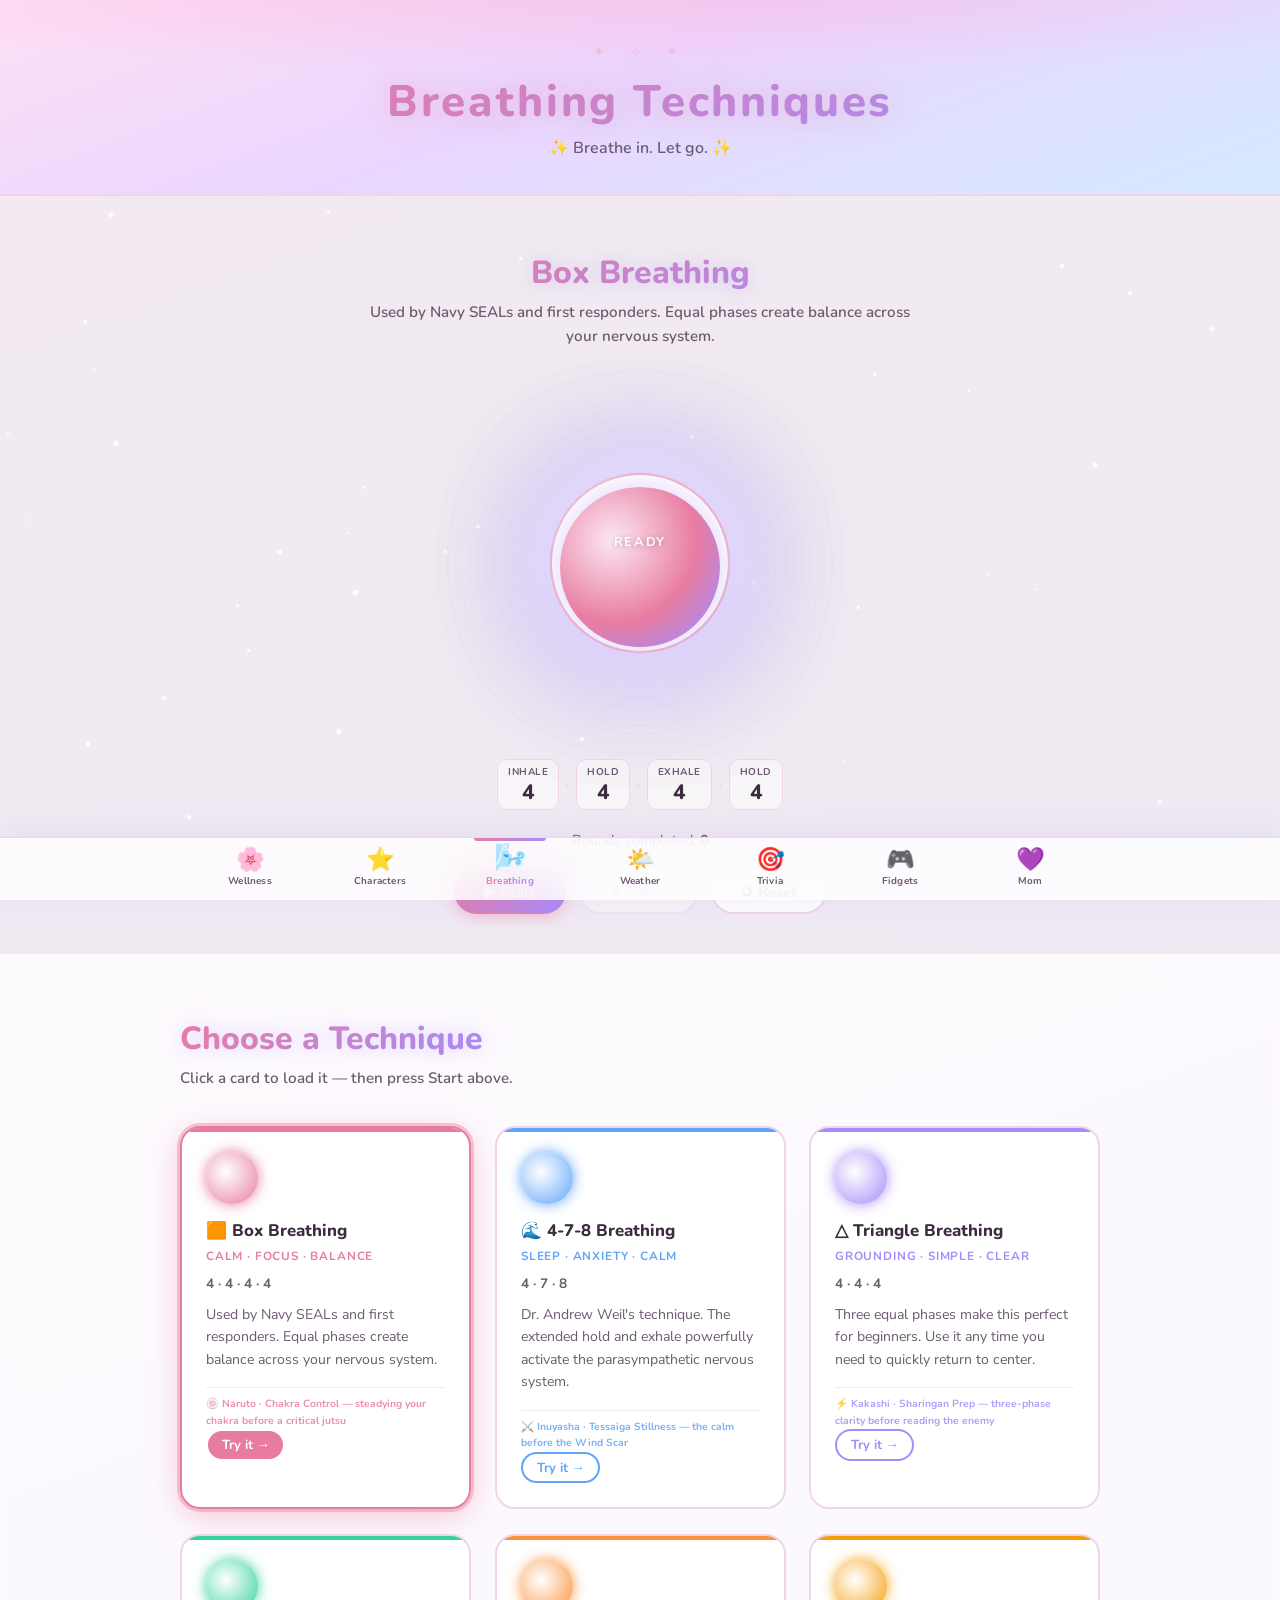
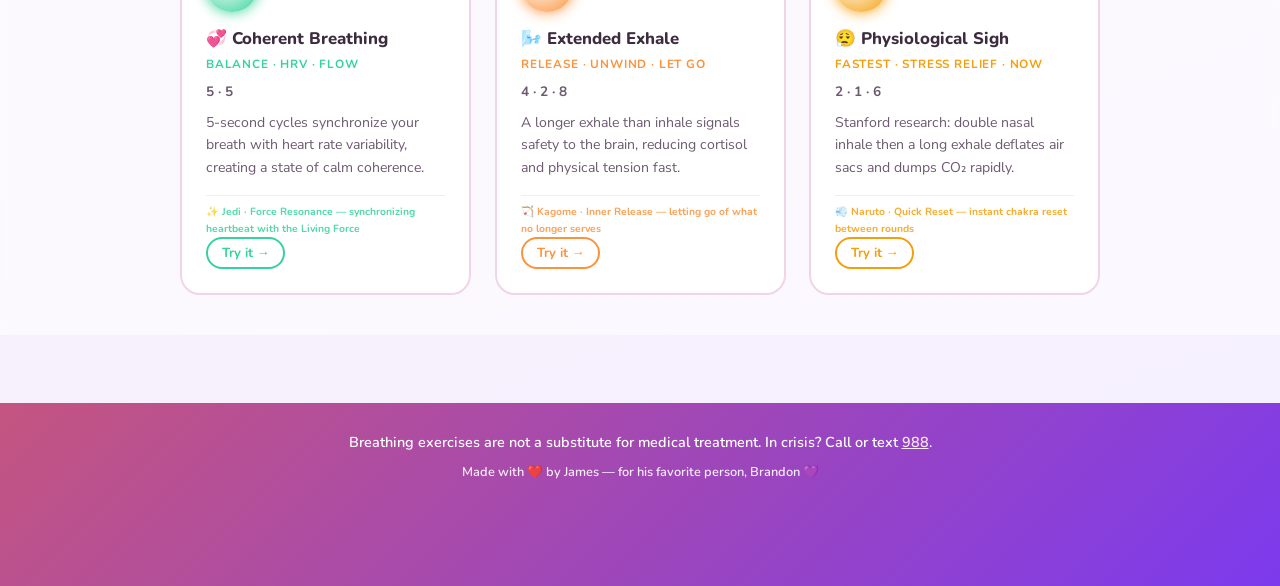
<file: breathing.html>
<!DOCTYPE html>
<html lang="en">
<head>
  <meta charset="UTF-8">
  <meta name="viewport" content="width=device-width, initial-scale=1.0">
  <meta name="description" content="Animated breathing technique guides for calm, focus, and sleep.">
  <title>Brandon — Breathing Techniques</title>
  <link rel="icon" href="favicon.svg" type="image/svg+xml">
  <meta name="theme-color" content="#e87ca0">
  <link rel="preconnect" href="https://fonts.googleapis.com">
  <link rel="preconnect" href="https://fonts.gstatic.com" crossorigin>
  <link href="https://fonts.googleapis.com/css2?family=Nunito:wght@400;600;700;800&family=Nunito+Sans:wght@400;600&display=swap" rel="stylesheet">
  <link rel="stylesheet" href="styles.css">
  <link rel="stylesheet" href="fixes.css">
</head>
<body class="breathing-page">
  <div id="bg-stars" aria-hidden="true"></div>

  <a class="skip-link" href="#main-content">Skip to main content</a>

  <header role="banner">
    <div class="petals" aria-hidden="true">
      <span></span><span></span><span></span><span></span><span></span><span></span>
    </div>
    <div class="container">
      <div class="header-sparkles" aria-hidden="true">✦ ✧ ✦</div>
      <h1>Breathing Techniques</h1>
      <p class="tagline">✨ Breathe in. Let go. ✨</p>
    </div>
  </header>

  <main id="main-content">

    <!-- ── VISUALIZER ── -->
    <section class="viz-section" aria-labelledby="viz-label">
      <div class="container viz-container">

        <div class="active-tech-header">
          <h2 id="viz-label"><span id="active-name">Box Breathing</span></h2>
          <p class="section-intro" id="active-desc">Used by Navy SEALs and first responders. Equal phases create balance across your nervous system.</p>
        </div>

        <div class="breath-stage" id="breath-stage">
          <div class="breath-rings">
            <div class="breath-ring r1"></div>
            <div class="breath-ring r2"></div>
            <div class="breath-ring r3"></div>
          </div>
          <div id="breath-circle" aria-hidden="true"></div>
          <div class="breath-text">
            <div id="phase-label">Ready</div>
            <div id="phase-countdown"></div>
          </div>
        </div>

        <div class="pattern-display" id="pattern-display" aria-label="Breathing pattern" role="status"></div>

        <div class="breath-stats">
          Rounds completed: <strong id="rounds-count">0</strong>
        </div>

        <div class="breath-controls" role="group" aria-label="Breathing controls">
          <button class="ctrl-btn ctrl-start" id="btn-start">▶ Start</button>
          <button class="ctrl-btn ctrl-pause" id="btn-pause" disabled>⏸ Pause</button>
          <button class="ctrl-btn ctrl-reset" id="btn-reset">↺ Reset</button>
        </div>

      </div>
    </section>

    <!-- ── TECHNIQUE CARDS ── -->
    <section aria-labelledby="techniques-label">
      <div class="container">
        <h2 id="techniques-label">Choose a Technique</h2>
        <p class="section-intro">Click a card to load it — then press Start above.</p>
        <div class="card-grid" id="techniques-grid" role="list"></div>
      </div>
    </section>

  </main>

  <footer role="contentinfo">
    <div class="container">
      <p>Breathing exercises are not a substitute for medical treatment. In crisis? Call or text <a href="tel:988">988</a>.</p>
      <p class="footer-credit">Made with ❤️ by James — for his favorite person, Brandon 💜</p>
    </div>
  </footer>

  <nav class="bottom-nav" aria-label="Main navigation">
    <a href="index.html" class="bottom-nav__item">
      <span class="bottom-nav__icon" aria-hidden="true">🌸</span>
      <span class="bottom-nav__label">Wellness</span>
    </a>
    <a href="characters.html" class="bottom-nav__item">
      <span class="bottom-nav__icon" aria-hidden="true">⭐</span>
      <span class="bottom-nav__label">Characters</span>
    </a>
    <a href="breathing.html" class="bottom-nav__item active" aria-current="page">
      <span class="bottom-nav__icon" aria-hidden="true">🌬️</span>
      <span class="bottom-nav__label">Breathing</span>
    </a>
    <a href="weather.html" class="bottom-nav__item">
      <span class="bottom-nav__icon" aria-hidden="true">🌤️</span>
      <span class="bottom-nav__label">Weather</span>
    </a>
    <a href="trivia.html" class="bottom-nav__item">
      <span class="bottom-nav__icon" aria-hidden="true">🎯</span>
      <span class="bottom-nav__label">Trivia</span>
    </a>
    <a href="fidget-games.html" class="bottom-nav__item">
      <span class="bottom-nav__icon" aria-hidden="true">🎮</span>
      <span class="bottom-nav__label">Fidgets</span>
    </a>
    <a href="memorial.html" class="bottom-nav__item">
      <span class="bottom-nav__icon" aria-hidden="true">💜</span>
      <span class="bottom-nav__label">Mom</span>
    </a>
  </nav>

  <script>
    'use strict';

    // ── Technique data ────────────────────────────────────────
    const TECHNIQUES = [
      {
        id: 'box',
        name: 'Box Breathing',
        emoji: '🟧',
        tagline: 'Calm · Focus · Balance',
        animeRef: '🍥 Naruto · Chakra Control — steadying your chakra before a critical jutsu',
        desc: 'Used by Navy SEALs and first responders. Equal phases create balance across your nervous system.',
        color: '#e87ca0',
        glow: 'rgba(232,124,160,0.4)',
        phases: [
          { label: 'Inhale',  type: 'inhale',   duration: 4 },
          { label: 'Hold',    type: 'hold-in',  duration: 4 },
          { label: 'Exhale',  type: 'exhale',   duration: 4 },
          { label: 'Hold',    type: 'hold-out', duration: 4 },
        ],
      },
      {
        id: '478',
        name: '4-7-8 Breathing',
        emoji: '🌊',
        tagline: 'Sleep · Anxiety · Calm',
        animeRef: '⚔️ Inuyasha · Tessaiga Stillness — the calm before the Wind Scar',
        desc: 'Dr. Andrew Weil\'s technique. The extended hold and exhale powerfully activate the parasympathetic nervous system.',
        color: '#60a5fa',
        glow: 'rgba(96,165,250,0.4)',
        phases: [
          { label: 'Inhale', type: 'inhale',  duration: 4 },
          { label: 'Hold',   type: 'hold-in', duration: 7 },
          { label: 'Exhale', type: 'exhale',  duration: 8 },
        ],
      },
      {
        id: 'triangle',
        name: 'Triangle Breathing',
        emoji: '△',
        tagline: 'Grounding · Simple · Clear',
        animeRef: '⚡ Kakashi · Sharingan Prep — three-phase clarity before reading the enemy',
        desc: 'Three equal phases make this perfect for beginners. Use it any time you need to quickly return to center.',
        color: '#a78bfa',
        glow: 'rgba(167,139,250,0.4)',
        phases: [
          { label: 'Inhale', type: 'inhale',  duration: 4 },
          { label: 'Hold',   type: 'hold-in', duration: 4 },
          { label: 'Exhale', type: 'exhale',  duration: 4 },
        ],
      },
      {
        id: 'coherent',
        name: 'Coherent Breathing',
        emoji: '💞',
        tagline: 'Balance · HRV · Flow',
        animeRef: '✨ Jedi · Force Resonance — synchronizing heartbeat with the Living Force',
        desc: '5-second cycles synchronize your breath with heart rate variability, creating a state of calm coherence.',
        color: '#34d399',
        glow: 'rgba(52,211,153,0.4)',
        phases: [
          { label: 'Inhale', type: 'inhale', duration: 5 },
          { label: 'Exhale', type: 'exhale', duration: 5 },
        ],
      },
      {
        id: 'extended-exhale',
        name: 'Extended Exhale',
        emoji: '🌬️',
        tagline: 'Release · Unwind · Let go',
        animeRef: '🏹 Kagome · Inner Release — letting go of what no longer serves',
        desc: 'A longer exhale than inhale signals safety to the brain, reducing cortisol and physical tension fast.',
        color: '#fb923c',
        glow: 'rgba(251,146,60,0.4)',
        phases: [
          { label: 'Inhale', type: 'inhale',  duration: 4 },
          { label: 'Hold',   type: 'hold-in', duration: 2 },
          { label: 'Exhale', type: 'exhale',  duration: 8 },
        ],
      },
      {
        id: 'physiological-sigh',
        name: 'Physiological Sigh',
        emoji: '😮‍💨',
        tagline: 'Fastest · Stress relief · Now',
        animeRef: '💨 Naruto · Quick Reset — instant chakra reset between rounds',
        desc: 'Stanford research: double nasal inhale then a long exhale deflates air sacs and dumps CO₂ rapidly.',
        color: '#f59e0b',
        glow: 'rgba(245,158,11,0.4)',
        phases: [
          { label: 'Inhale',       type: 'inhale', duration: 2 },
          { label: 'Inhale again', type: 'inhale', duration: 1 },
          { label: 'Slow exhale',  type: 'exhale', duration: 6 },
        ],
      },
    ];

    // ── State ─────────────────────────────────────────────────
    let state = {
      techniqueId: 'box',
      isRunning: false,
      phaseIdx: 0,
      secondsLeft: 0,
      roundsCompleted: 0,
      timer: null,
    };

    // ── Helpers ───────────────────────────────────────────────
    function escapeHtml(str) {
      return str.replace(/&/g,'&amp;').replace(/</g,'&lt;').replace(/>/g,'&gt;')
                .replace(/"/g,'&quot;').replace(/'/g,'&#39;');
    }

    function getTech() {
      return TECHNIQUES.find(t => t.id === state.techniqueId);
    }

    // ── Star field (same as characters page) ─────────────────
    function createStars() {
      const container = document.getElementById('bg-stars');
      for (let i = 0; i < 55; i++) {
        const star = document.createElement('div');
        star.className = 'bg-star';
        const size = 1.5 + Math.random() * 3;
        star.style.cssText = [
          `left:${(Math.random() * 100).toFixed(2)}%`,
          `top:${(Math.random() * 100).toFixed(2)}%`,
          `width:${size.toFixed(1)}px`,
          `height:${size.toFixed(1)}px`,
          `animation-delay:${(Math.random() * 5).toFixed(2)}s`,
          `animation-duration:${(1.5 + Math.random() * 3).toFixed(2)}s`,
        ].join(';');
        container.appendChild(star);
      }
    }

    // ── UI ────────────────────────────────────────────────────
    function updateActiveTechInfo() {
      const tech = getTech();
      document.getElementById('active-name').textContent = tech.name;
      document.getElementById('active-desc').textContent = tech.desc;
    }

    function updatePatternDisplay(activeIdx) {
      const tech = getTech();
      const container = document.getElementById('pattern-display');
      container.innerHTML = tech.phases.map((p, i) => `
        <span class="pattern-step${i === activeIdx ? ' active' : ''}"
              aria-label="${escapeHtml(p.label)}: ${p.duration} seconds">
          <span class="step-label">${escapeHtml(p.label.split(' ')[0])}</span>
          <span class="step-num">${p.duration}</span>
        </span>
        ${i < tech.phases.length - 1 ? '<span class="pattern-sep" aria-hidden="true">·</span>' : ''}
      `).join('');
    }

    function updateButtons() {
      const btnStart = document.getElementById('btn-start');
      const btnPause = document.getElementById('btn-pause');
      btnStart.disabled = state.isRunning;
      btnStart.textContent = (!state.isRunning && state.secondsLeft > 0) ? '▶ Resume' : '▶ Start';
      btnPause.disabled = !state.isRunning;
    }

    function updateRounds() {
      const el = document.getElementById('rounds-count');
      el.textContent = state.roundsCompleted;
      if (state.roundsCompleted > 0) {
        el.classList.remove('round-flash');
        void el.offsetWidth;
        el.classList.add('round-flash');
      }
    }

    function setPhaseText(label, countdown) {
      const labelEl = document.getElementById('phase-label');
      labelEl.classList.remove('text-pop');
      void labelEl.offsetWidth;
      labelEl.classList.add('text-pop');
      labelEl.textContent = label;
      document.getElementById('phase-countdown').textContent = countdown ?? '';
    }

    // ── Ring speed ────────────────────────────────────────────
    function setRingDuration(dur) {
      document.querySelectorAll('.breath-ring').forEach((r, i) => {
        r.style.animationDuration = dur + 's';
        r.style.animationDelay   = (i * dur / 3).toFixed(2) + 's';
      });
    }

    // ── Circle animation ──────────────────────────────────────
    function applyPhaseToCircle(phase) {
      const circle = document.getElementById('breath-circle');
      circle.classList.remove('holding');
      circle.classList.add('active');

      if (phase.type === 'inhale') {
        circle.style.transition = `transform ${phase.duration}s ease-in-out, box-shadow ${phase.duration}s ease-in-out`;
        void circle.offsetWidth;
        circle.style.transform  = 'scale(1.75)';
        circle.style.boxShadow  = '0 0 65px rgba(232,124,160,0.7), 0 0 120px rgba(167,139,250,0.35)';
        setRingDuration(2);
      } else if (phase.type === 'exhale') {
        circle.style.transition = `transform ${phase.duration}s ease-in-out, box-shadow ${phase.duration}s ease-in-out`;
        void circle.offsetWidth;
        circle.style.transform  = 'scale(1)';
        circle.style.boxShadow  = '0 0 22px rgba(167,139,250,0.5)';
        setRingDuration(4);
      } else if (phase.type === 'hold-in') {
        circle.style.transition = 'box-shadow 0.5s ease';
        circle.style.transform  = 'scale(1.75)';
        circle.style.boxShadow  = '0 0 45px rgba(232,124,160,0.55), 0 0 90px rgba(167,139,250,0.25)';
        circle.classList.add('holding');
        setRingDuration(6);
      } else {
        circle.style.transition = 'box-shadow 0.5s ease';
        circle.style.transform  = 'scale(1)';
        circle.style.boxShadow  = '0 0 18px rgba(167,139,250,0.4)';
        circle.classList.add('holding');
        setRingDuration(8);
      }
    }

    function resetCircle() {
      const circle = document.getElementById('breath-circle');
      circle.classList.remove('holding', 'active');
      circle.style.transition = 'transform 0.8s ease-in-out, box-shadow 0.8s ease-in-out';
      circle.style.transform  = '';
      circle.style.boxShadow  = '';
      setPhaseText('Ready', '');
      setRingDuration(4);
      updatePatternDisplay(-1);
    }

    // ── Breathing engine ──────────────────────────────────────
    function selectTechnique(id) {
      resetSession();
      state.techniqueId = id;
      updateActiveTechInfo();
      resetCircle();
      document.querySelectorAll('.technique-card').forEach(c =>
        c.classList.toggle('selected', c.dataset.id === id)
      );
    }

    function startOrResume() {
      state.isRunning = true;
      updateButtons();
      if (state.secondsLeft > 0) {
        // Resume paused phase
        const phase = getTech().phases[state.phaseIdx];
        setPhaseText(phase.label, state.secondsLeft);
        state.timer = setInterval(tick, 1000);
      } else {
        state.phaseIdx = 0;
        state.roundsCompleted = 0;
        updateRounds();
        beginPhase();
      }
    }

    function pauseSession() {
      state.isRunning = false;
      clearInterval(state.timer);
      state.timer = null;
      setPhaseText('Paused', '');
      updateButtons();
    }

    function resetSession() {
      state.isRunning = false;
      clearInterval(state.timer);
      state.timer = null;
      state.phaseIdx    = 0;
      state.secondsLeft = 0;
      state.roundsCompleted = 0;
      updateButtons();
      updateRounds();
      resetCircle();
    }

    function beginPhase() {
      const phase = getTech().phases[state.phaseIdx];
      state.secondsLeft = phase.duration;
      applyPhaseToCircle(phase);
      setPhaseText(phase.label, state.secondsLeft);
      updatePatternDisplay(state.phaseIdx);
      clearInterval(state.timer);
      state.timer = setInterval(tick, 1000);
    }

    function tick() {
      state.secondsLeft--;
      document.getElementById('phase-countdown').textContent =
        state.secondsLeft > 0 ? state.secondsLeft : '';
      if (state.secondsLeft <= 0) {
        clearInterval(state.timer);
        state.timer = null;
        nextPhase();
      }
    }

    function nextPhase() {
      const tech = getTech();
      state.phaseIdx++;
      if (state.phaseIdx >= tech.phases.length) {
        state.phaseIdx = 0;
        state.roundsCompleted++;
        updateRounds();
      }
      if (state.isRunning) beginPhase();
    }

    // ── Render technique cards ────────────────────────────────
    function renderCards() {
      const grid = document.getElementById('techniques-grid');
      grid.innerHTML = TECHNIQUES.map((t, i) => {
        const cycleSecs = t.phases.reduce((s, p) => s + p.duration, 0);
        const pattern   = t.phases.map(p => p.duration).join(' · ');
        const selected  = t.id === state.techniqueId ? ' selected' : '';
        return `
          <article class="technique-card${selected}" data-id="${t.id}" role="listitem"
                   style="--card-color:${t.color};--card-glow:${t.glow};animation-delay:${(i*0.07).toFixed(2)}s">
            <div class="mini-orb" aria-hidden="true"
                 style="--orb-color:${t.color};--orb-cycle:${cycleSecs}s"></div>
            <div class="technique-name">${t.emoji} ${escapeHtml(t.name)}</div>
            <div class="technique-tagline">${escapeHtml(t.tagline)}</div>
            <div class="technique-pattern">${pattern}</div>
            <p class="technique-desc">${escapeHtml(t.desc)}</p>
            <div class="anime-ref">${escapeHtml(t.animeRef)}</div>
            <button class="try-btn" data-id="${t.id}">Try it →</button>
          </article>
        `;
      }).join('');

      grid.querySelectorAll('.technique-card').forEach(card => {
        card.addEventListener('click', () => {
          selectTechnique(card.dataset.id);
          document.querySelector('.viz-section').scrollIntoView({ behavior: 'smooth', block: 'start' });
        });
      });
    }

    // ── Init ──────────────────────────────────────────────────
    createStars();
    renderCards();
    updateActiveTechInfo();
    updatePatternDisplay(-1);
    updateButtons();

    document.getElementById('btn-start').addEventListener('click', startOrResume);
    document.getElementById('btn-pause').addEventListener('click', pauseSession);
    document.getElementById('btn-reset').addEventListener('click', resetSession);
  </script>
</body>
</html>
</file>
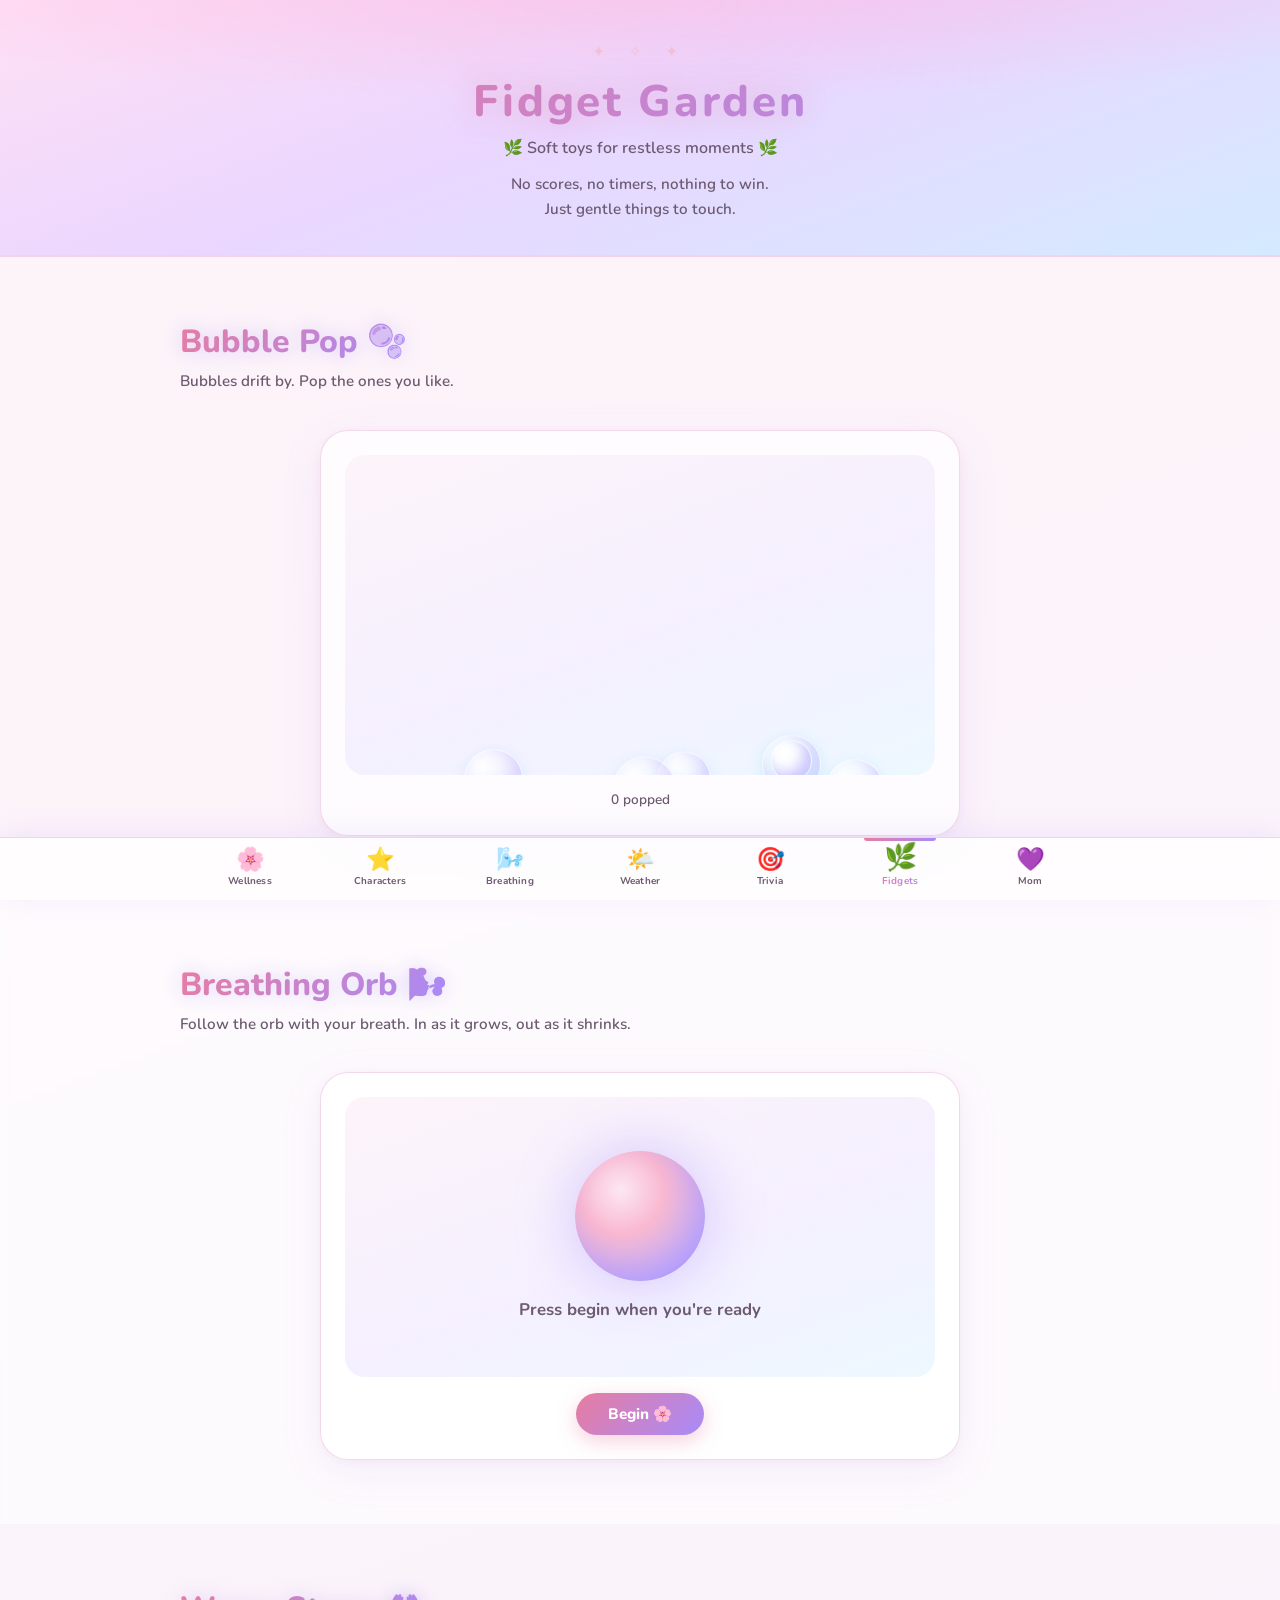
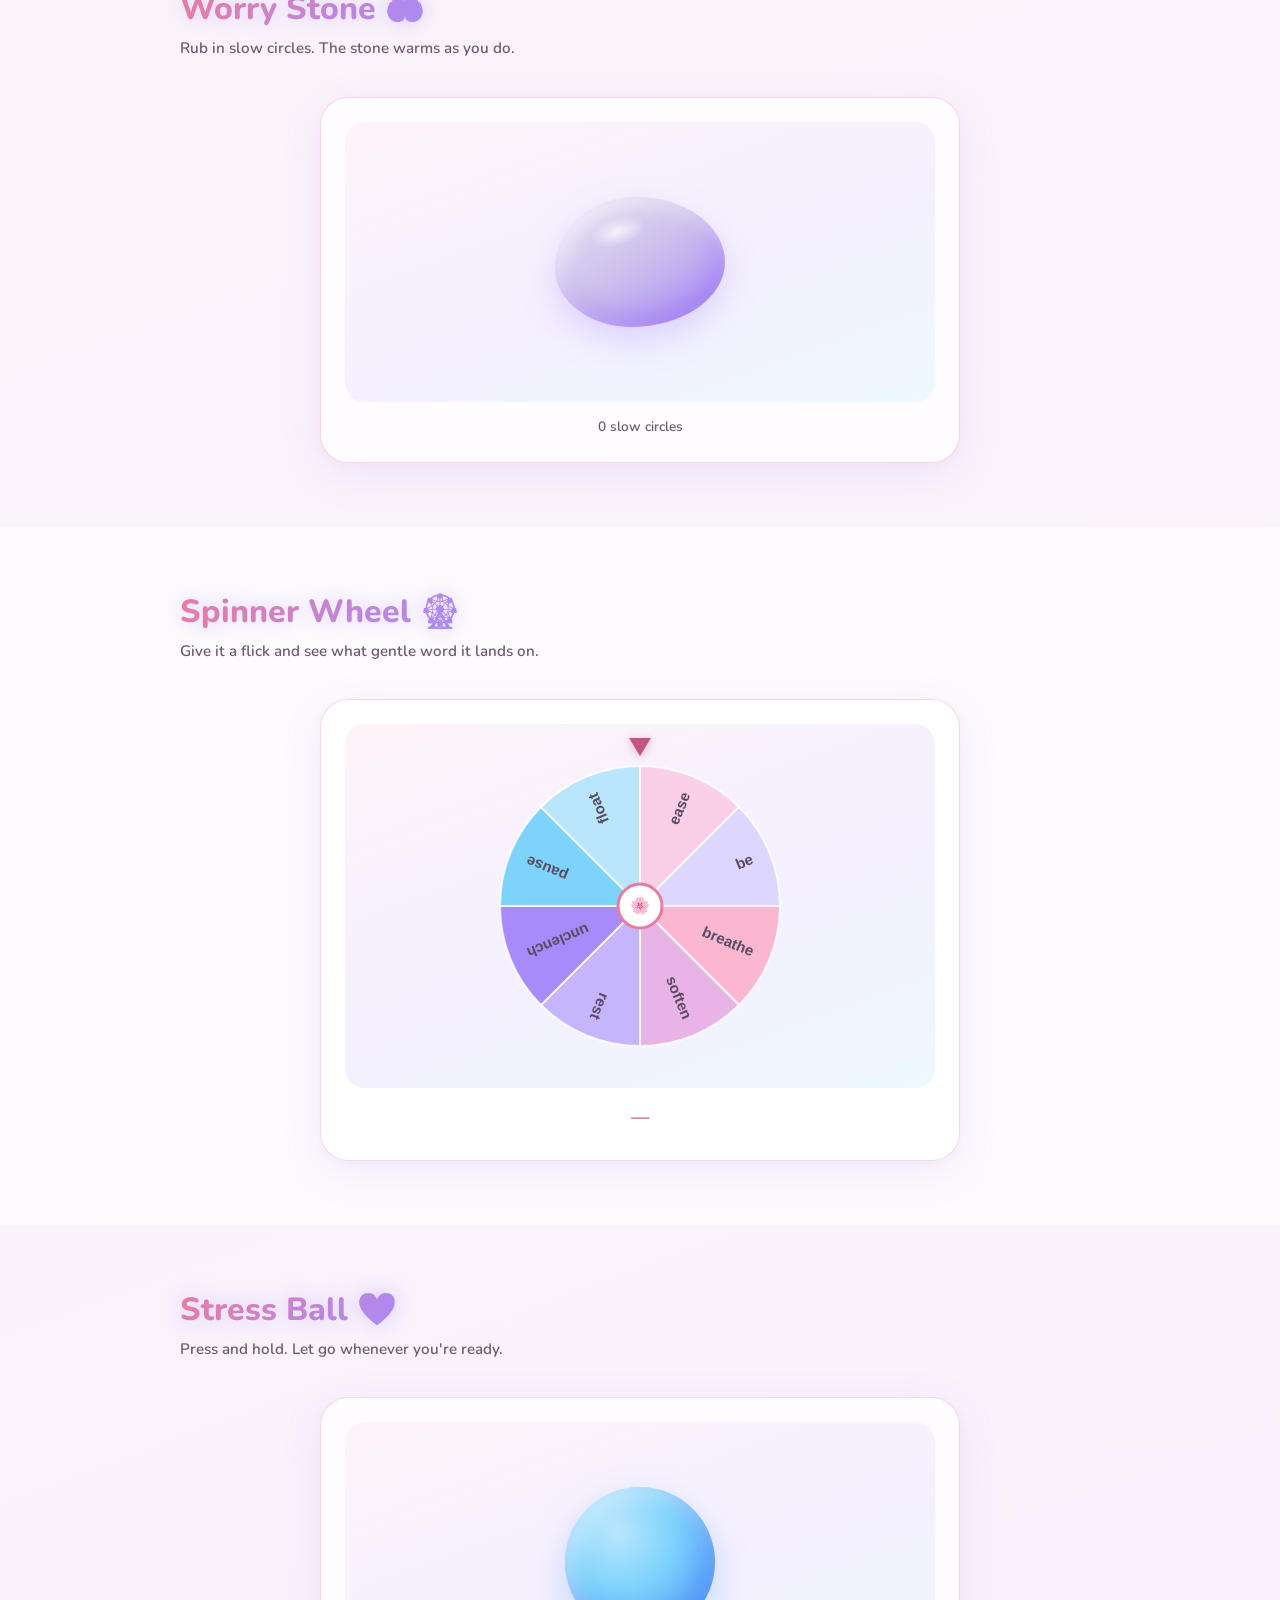
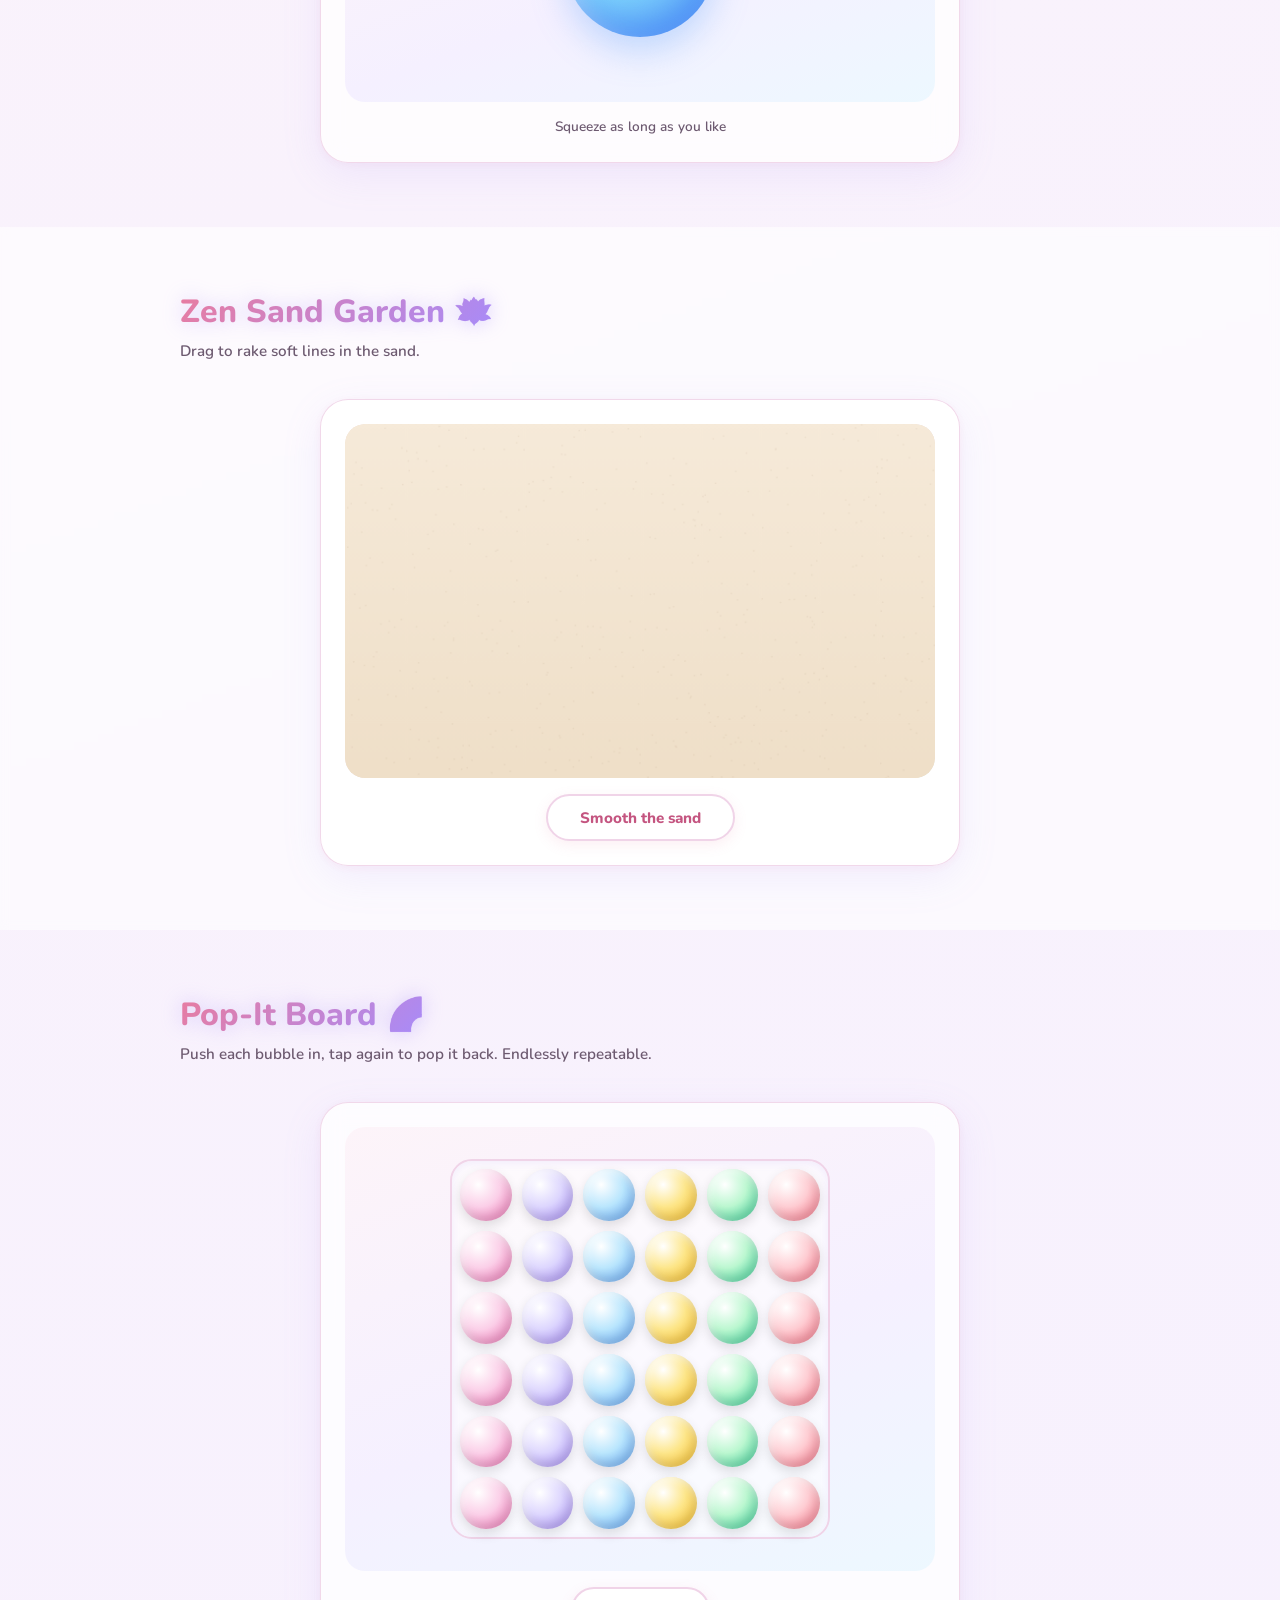
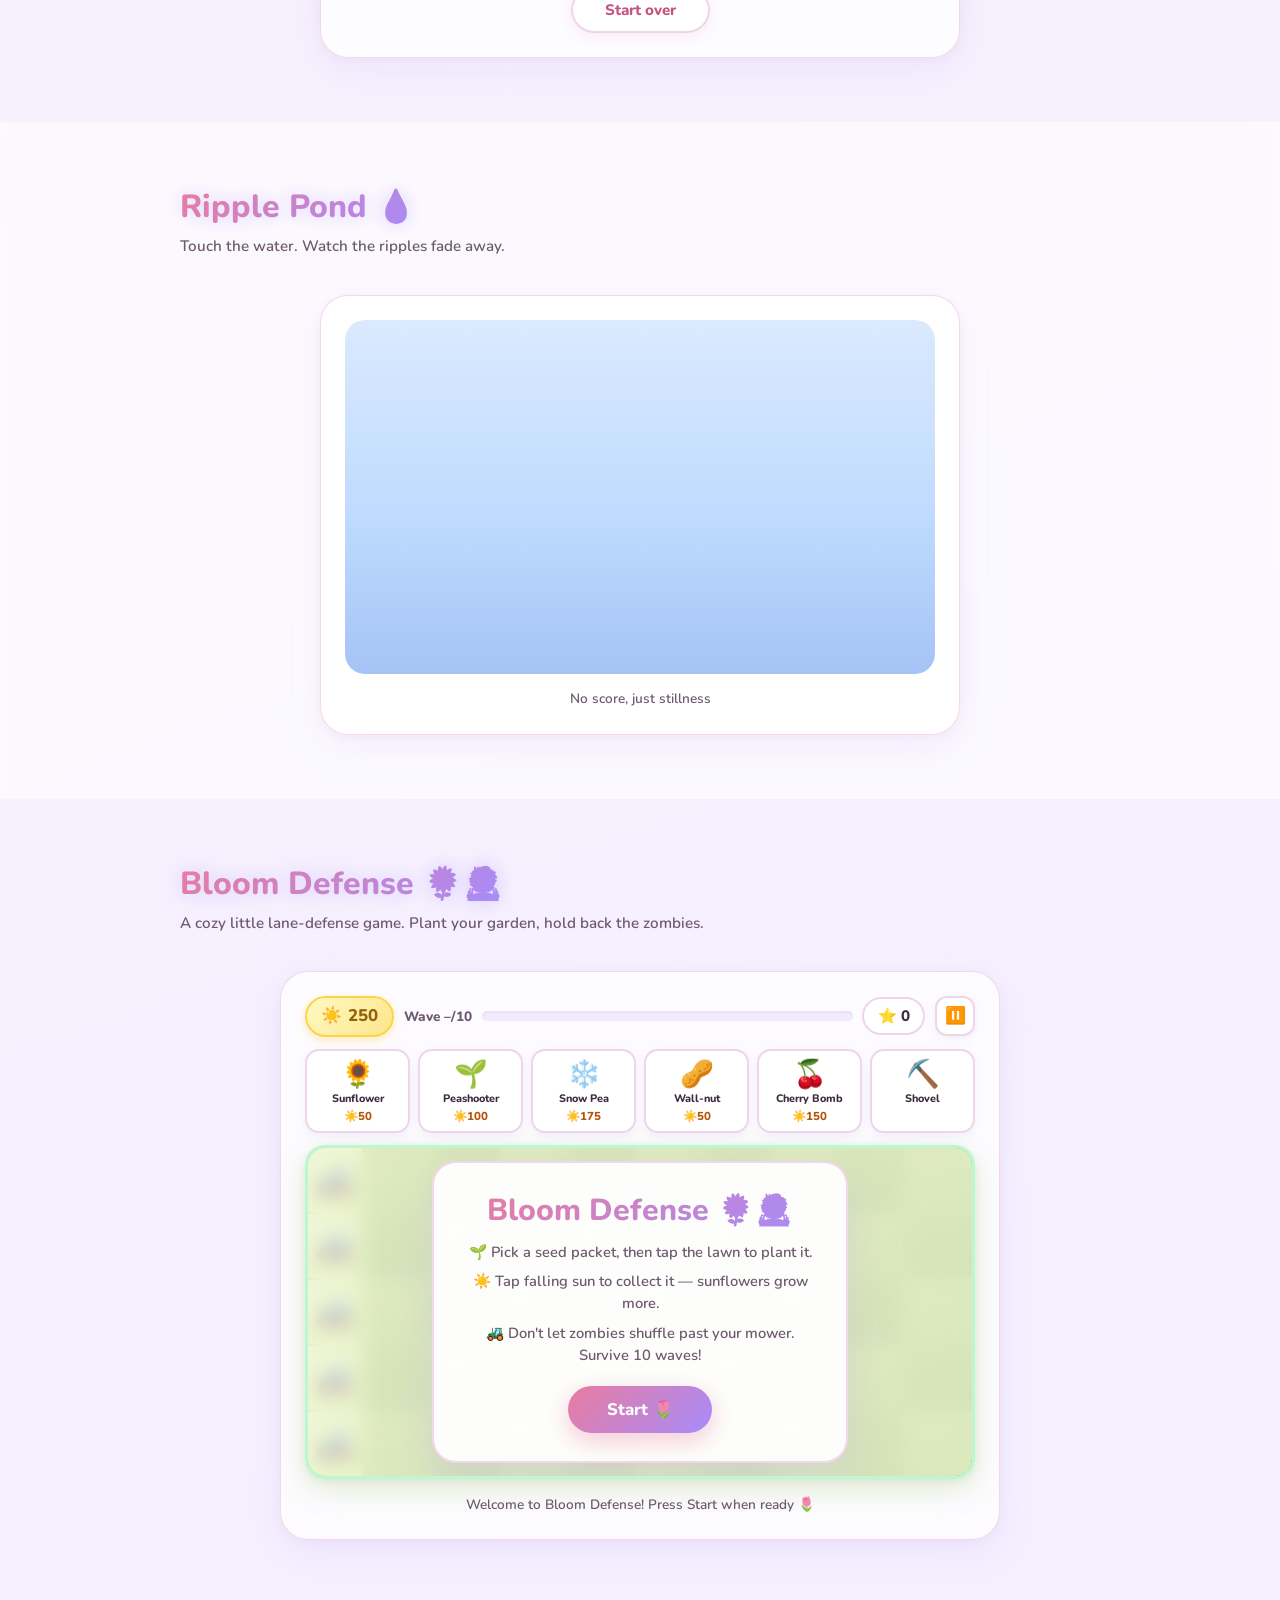
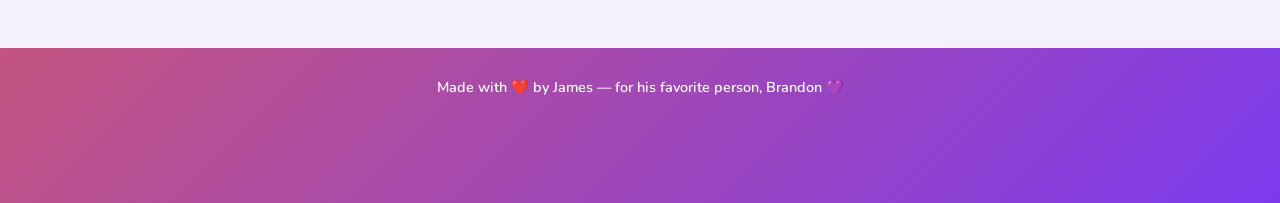
<file: fidget-games.html>
<!DOCTYPE html>
<html lang="en">
<head>
  <meta charset="UTF-8">
  <meta name="viewport" content="width=device-width, initial-scale=1.0">
  <meta name="description" content="Soft, calming fidget toys for restless moments. No scores, no pressure — just gentle things to touch.">
  <title>Brandon — Fidget Garden</title>
  <link rel="icon" href="favicon.svg" type="image/svg+xml">
  <meta name="theme-color" content="#e87ca0">
  <link rel="preconnect" href="https://fonts.googleapis.com">
  <link rel="preconnect" href="https://fonts.gstatic.com" crossorigin>
  <link href="https://fonts.googleapis.com/css2?family=Nunito:wght@400;600;700;800&family=Nunito+Sans:wght@400;600&display=swap" rel="stylesheet">
  <link rel="stylesheet" href="styles.css?v=garden1">
  <link rel="stylesheet" href="fidgets.css?v=garden1">
  <link rel="stylesheet" href="bloom-defense.css?v=2">
  <link rel="stylesheet" href="fixes.css">
</head>
<body class="fidgets-page">
  <a class="skip-link" href="#main-content">Skip to main content</a>

  <header role="banner">
    <div class="petals" aria-hidden="true">
      <span></span><span></span><span></span><span></span><span></span><span></span>
    </div>
    <div class="container">
      <div class="header-sparkles" aria-hidden="true">✦ ✧ ✦</div>
      <h1>Fidget Garden</h1>
      <p class="tagline">🌿 Soft toys for restless moments 🌿</p>
      <p class="garden-sub">No scores, no timers, nothing to win.<br>Just gentle things to touch.</p>
    </div>
  </header>

  <main id="main-content">

    <!-- Toy 1: Bubble Pop -->
    <section class="toy" aria-labelledby="bubble-heading">
      <div class="container">
        <h2 id="bubble-heading">Bubble Pop 🫧</h2>
        <p class="section-intro">Bubbles drift by. Pop the ones you like.</p>
        <div class="toy-card">
          <div id="bubble-stage" class="toy-stage" role="application" aria-label="Bubble pop toy"></div>
          <p class="toy-note"><span id="bubble-count">0</span> popped</p>
        </div>
      </div>
    </section>

    <!-- Toy 2: Breathing Orb -->
    <section class="toy" aria-labelledby="orb-heading">
      <div class="container">
        <h2 id="orb-heading">Breathing Orb 🌬️</h2>
        <p class="section-intro">Follow the orb with your breath. In as it grows, out as it shrinks.</p>
        <div class="toy-card">
          <div id="orb-stage" class="toy-stage toy-stage--center" role="application" aria-label="Breathing orb toy">
            <div id="breath-orb" class="breath-orb" aria-hidden="true"></div>
            <p id="orb-phase" class="orb-phase" aria-live="polite">Press begin when you're ready</p>
          </div>
          <div class="toy-controls">
            <button type="button" id="orb-toggle" class="garden-btn">Begin 🌸</button>
          </div>
        </div>
      </div>
    </section>

    <!-- Toy 3: Worry Stone -->
    <section class="toy" aria-labelledby="stone-heading">
      <div class="container">
        <h2 id="stone-heading">Worry Stone 🤲</h2>
        <p class="section-intro">Rub in slow circles. The stone warms as you do.</p>
        <div class="toy-card">
          <div id="stone-stage" class="toy-stage toy-stage--center" role="application" aria-label="Worry stone toy" style="touch-action:none">
            <div id="worry-stone" class="worry-stone" aria-hidden="true">
              <span class="worry-stone__sheen"></span>
            </div>
          </div>
          <p class="toy-note"><span id="stone-rubs">0</span> slow circles</p>
        </div>
      </div>
    </section>

    <!-- Toy 4: Spinner Wheel -->
    <section class="toy" aria-labelledby="spinner-heading">
      <div class="container">
        <h2 id="spinner-heading">Spinner Wheel 🎡</h2>
        <p class="section-intro">Give it a flick and see what gentle word it lands on.</p>
        <div class="toy-card">
          <div id="spinner-stage" class="toy-stage toy-stage--center" role="application" aria-label="Spinner wheel toy" style="touch-action:none">
            <div id="spinner-pointer" class="spinner-pointer" aria-hidden="true"></div>
            <canvas id="spinner-canvas" width="300" height="300"></canvas>
          </div>
          <p class="toy-note spinner-word" id="spinner-word" aria-live="polite">—</p>
        </div>
      </div>
    </section>

    <!-- Toy 5: Stress Ball -->
    <section class="toy" aria-labelledby="stress-heading">
      <div class="container">
        <h2 id="stress-heading">Stress Ball 💙</h2>
        <p class="section-intro">Press and hold. Let go whenever you're ready.</p>
        <div class="toy-card">
          <div id="stress-stage" class="toy-stage toy-stage--center" role="application" aria-label="Stress ball toy" style="touch-action:none">
            <div id="stress-ball" class="stress-ball" aria-hidden="true"></div>
          </div>
          <p class="toy-note">Squeeze as long as you like</p>
        </div>
      </div>
    </section>

    <!-- Toy 6: Zen Sand Garden -->
    <section class="toy" aria-labelledby="sand-heading">
      <div class="container">
        <h2 id="sand-heading">Zen Sand Garden 🪷</h2>
        <p class="section-intro">Drag to rake soft lines in the sand.</p>
        <div class="toy-card">
          <div class="toy-stage">
            <canvas id="sand-canvas" class="garden-canvas" width="600" height="360" role="application" aria-label="Zen sand garden toy"></canvas>
          </div>
          <div class="toy-controls">
            <button type="button" id="sand-smooth" class="garden-btn garden-btn--soft">Smooth the sand</button>
          </div>
        </div>
      </div>
    </section>

    <!-- Toy 7: Pop-It Grid -->
    <section class="toy" aria-labelledby="popit-heading">
      <div class="container">
        <h2 id="popit-heading">Pop-It Board 🌈</h2>
        <p class="section-intro">Push each bubble in, tap again to pop it back. Endlessly repeatable.</p>
        <div class="toy-card">
          <div class="toy-stage toy-stage--center">
            <div id="popit-grid" class="popit-grid" role="application" aria-label="Pop-it board toy"></div>
          </div>
          <div class="toy-controls">
            <button type="button" id="popit-reset" class="garden-btn garden-btn--soft">Start over</button>
          </div>
        </div>
      </div>
    </section>

    <!-- Toy 8: Ripple Pond -->
    <section class="toy" aria-labelledby="ripple-heading">
      <div class="container">
        <h2 id="ripple-heading">Ripple Pond 💧</h2>
        <p class="section-intro">Touch the water. Watch the ripples fade away.</p>
        <div class="toy-card">
          <div class="toy-stage">
            <canvas id="ripple-canvas" class="garden-canvas" width="600" height="360" role="application" aria-label="Ripple pond toy"></canvas>
          </div>
          <p class="toy-note">No score, just stillness</p>
        </div>
      </div>
    </section>

    <!-- Toy 9: Bloom Defense -->
    <section class="toy" aria-labelledby="bloom-heading">
      <div class="container">
        <h2 id="bloom-heading">Bloom Defense 🌻🧟</h2>
        <p class="section-intro">A cozy little lane-defense game. Plant your garden, hold back the zombies.</p>
        <div class="toy-card bloom-card">
          <div class="bloom-topbar">
            <div class="bloom-bank" aria-label="Sun collected"><span aria-hidden="true">☀️</span><span id="bloom-sun">250</span></div>
            <div class="bloom-wave-label">Wave <span id="bloom-wave-num">–</span>/10</div>
            <div class="bloom-wavebar" aria-hidden="true"><div id="bloom-wavebar-fill"></div></div>
            <div class="bloom-score" aria-label="Score">⭐ <span id="bloom-score">0</span></div>
            <button type="button" id="bloom-pause" class="bloom-iconbtn" aria-label="Pause game">⏸️</button>
          </div>
          <div id="bloom-packets" class="bloom-packets" role="group" aria-label="Seed packets"></div>
          <div class="bloom-lawn-wrap">
            <div id="bloom-stage" class="bloom-stage">
              <div id="bloom-lawn" class="bloom-lawn" role="group" aria-label="Lawn, 5 rows by 9 columns"></div>
              <div id="bloom-fx" class="bloom-fx" aria-hidden="true"></div>
              <div id="bloom-banner" class="bloom-banner" aria-hidden="true"></div>
              <div id="bloom-overlay" class="bloom-overlay"></div>
            </div>
          </div>
          <p class="toy-note" id="bloom-status" aria-live="polite">Press Start to play 🌷</p>
        </div>
      </div>
    </section>

  </main>

  <footer role="contentinfo">
    <div class="container">
      <p>Made with ❤️ by James — for his favorite person, Brandon 💜</p>
    </div>
  </footer>

  <nav class="bottom-nav" aria-label="Main navigation">
    <a href="index.html" class="bottom-nav__item">
      <span class="bottom-nav__icon" aria-hidden="true">🌸</span>
      <span class="bottom-nav__label">Wellness</span>
    </a>
    <a href="characters.html" class="bottom-nav__item">
      <span class="bottom-nav__icon" aria-hidden="true">⭐</span>
      <span class="bottom-nav__label">Characters</span>
    </a>
    <a href="breathing.html" class="bottom-nav__item">
      <span class="bottom-nav__icon" aria-hidden="true">🌬️</span>
      <span class="bottom-nav__label">Breathing</span>
    </a>
    <a href="weather.html" class="bottom-nav__item">
      <span class="bottom-nav__icon" aria-hidden="true">🌤️</span>
      <span class="bottom-nav__label">Weather</span>
    </a>
    <a href="trivia.html" class="bottom-nav__item">
      <span class="bottom-nav__icon" aria-hidden="true">🎯</span>
      <span class="bottom-nav__label">Trivia</span>
    </a>
    <a href="fidget-games.html" class="bottom-nav__item active" aria-current="page">
      <span class="bottom-nav__icon" aria-hidden="true">🌿</span>
      <span class="bottom-nav__label">Fidgets</span>
    </a>
    <a href="memorial.html" class="bottom-nav__item">
      <span class="bottom-nav__icon" aria-hidden="true">💜</span>
      <span class="bottom-nav__label">Mom</span>
    </a>
  </nav>

  <script src="fidget-games.js?v=garden1"></script>
  <script src="bloom-defense.js?v=2"></script>
</body>
</html>
</file>
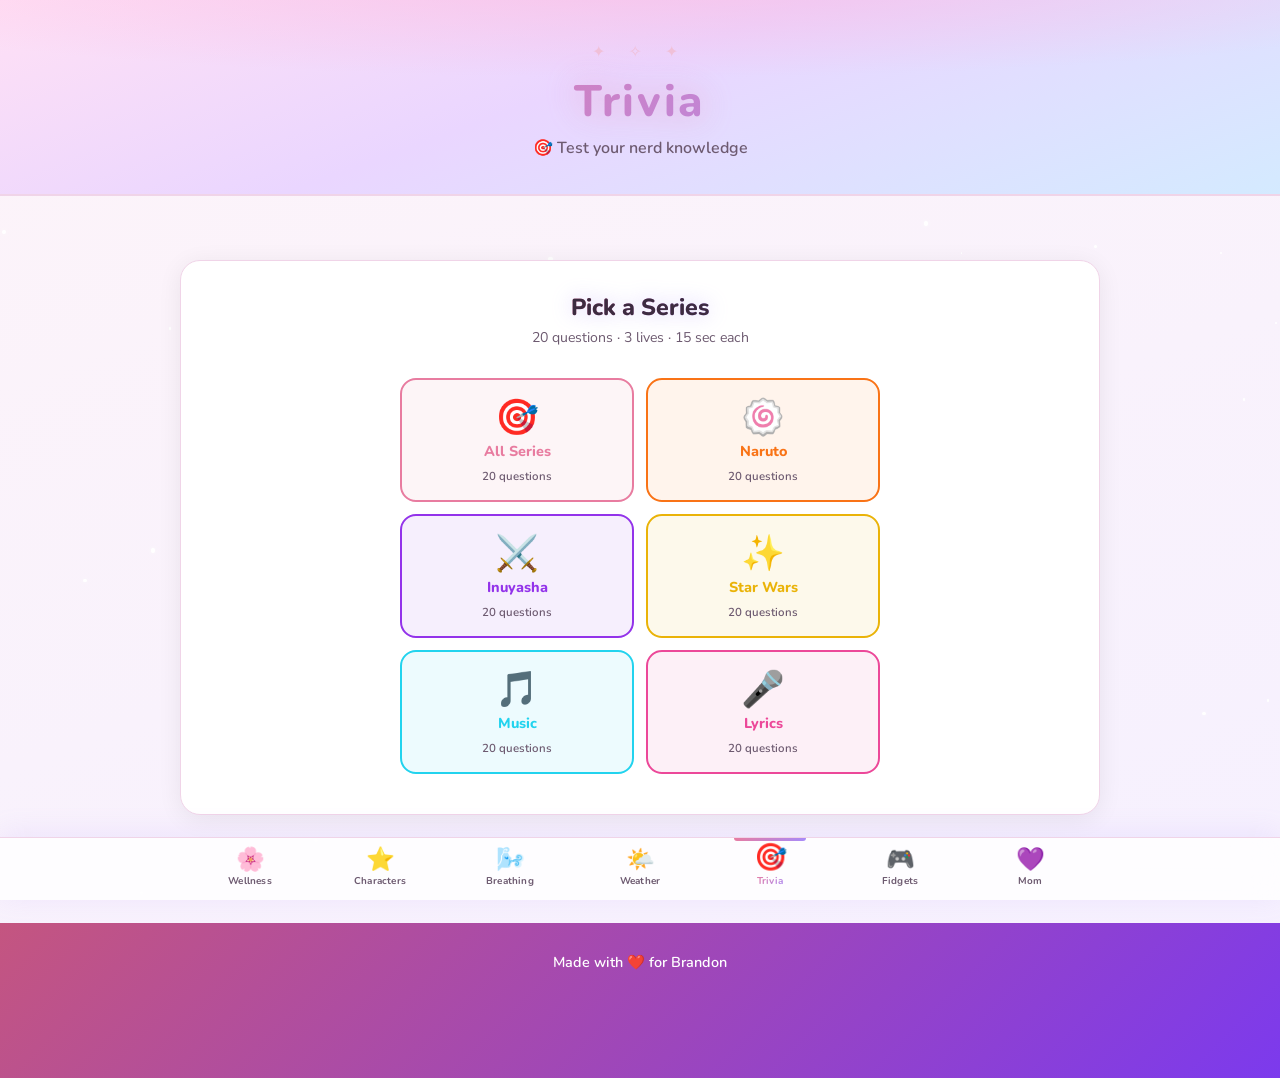
<file: trivia.html>
<!DOCTYPE html>
<html lang="en">
<head>
  <meta charset="UTF-8">
  <meta name="viewport" content="width=device-width, initial-scale=1.0">
  <meta name="description" content="Nerdy trivia from Naruto, Inuyasha, and Star Wars.">
  <title>Brandon — Trivia</title>
  <link rel="icon" href="favicon.svg" type="image/svg+xml">
  <meta name="theme-color" content="#e87ca0">
  <link rel="preconnect" href="https://fonts.googleapis.com">
  <link rel="preconnect" href="https://fonts.gstatic.com" crossorigin>
  <link href="https://fonts.googleapis.com/css2?family=Nunito:wght@400;600;700;800&family=Nunito+Sans:wght@400;600&display=swap" rel="stylesheet">
  <link rel="stylesheet" href="styles.css">
  <link rel="stylesheet" href="fixes.css">
</head>
<body>
  <div id="bg-stars" aria-hidden="true"></div>

  <a class="skip-link" href="#main-content">Skip to main content</a>

  <header role="banner">
    <div class="petals" aria-hidden="true">
      <span></span><span></span><span></span><span></span><span></span><span></span>
    </div>
    <div class="container">
      <div class="header-sparkles" aria-hidden="true">✦ ✧ ✦</div>
      <h1>Trivia</h1>
      <p class="tagline">🎯 Test your nerd knowledge</p>
    </div>
  </header>

  <main id="main-content">
    <section aria-labelledby="trivia-heading">
      <div class="container">
        <h2 id="trivia-heading" class="sr-only">Trivia Quiz</h2>

        <!-- Game area -->
        <div id="question-wrap"></div>

      </div>
    </section>
  </main>

  <footer role="contentinfo">
    <div class="container">
      <p>Made with ❤️ for Brandon</p>
    </div>
  </footer>

  <nav class="bottom-nav" aria-label="Main navigation">
    <a href="index.html" class="bottom-nav__item">
      <span class="bottom-nav__icon" aria-hidden="true">🌸</span>
      <span class="bottom-nav__label">Wellness</span>
    </a>
    <a href="characters.html" class="bottom-nav__item">
      <span class="bottom-nav__icon" aria-hidden="true">⭐</span>
      <span class="bottom-nav__label">Characters</span>
    </a>
    <a href="breathing.html" class="bottom-nav__item">
      <span class="bottom-nav__icon" aria-hidden="true">🌬️</span>
      <span class="bottom-nav__label">Breathing</span>
    </a>
    <a href="weather.html" class="bottom-nav__item">
      <span class="bottom-nav__icon" aria-hidden="true">🌤️</span>
      <span class="bottom-nav__label">Weather</span>
    </a>
    <a href="trivia.html" class="bottom-nav__item active" aria-current="page">
      <span class="bottom-nav__icon" aria-hidden="true">🎯</span>
      <span class="bottom-nav__label">Trivia</span>
    </a>
    <a href="fidget-games.html" class="bottom-nav__item">
      <span class="bottom-nav__icon" aria-hidden="true">🎮</span>
      <span class="bottom-nav__label">Fidgets</span>
    </a>
    <a href="memorial.html" class="bottom-nav__item">
      <span class="bottom-nav__icon" aria-hidden="true">💜</span>
      <span class="bottom-nav__label">Mom</span>
    </a>
  </nav>

  <script src="trivia-questions.js?v=3"></script>
  <script>
    'use strict';

    // ── Star field ────────────────────────────────────────────
    (function createStars() {
      const c = document.getElementById('bg-stars');
      for (let i = 0; i < 55; i++) {
        const s = document.createElement('div');
        s.className = 'bg-star';
        const sz = 1.5 + Math.random() * 3;
        s.style.cssText = [
          `left:${(Math.random()*100).toFixed(2)}%`,
          `top:${(Math.random()*100).toFixed(2)}%`,
          `width:${sz.toFixed(1)}px`, `height:${sz.toFixed(1)}px`,
          `animation-delay:${(Math.random()*5).toFixed(2)}s`,
          `animation-duration:${(1.5+Math.random()*3).toFixed(2)}s`,
        ].join(';');
        c.appendChild(s);
      }
    })();

    // ── Constants ─────────────────────────────────────────────
    const TIMER_SECS  = 15;
    const MAX_LIVES   = 3;
    const Q_COUNT     = 20;
    const ANSWER_LETTERS = ['A', 'B', 'C', 'D'];

    const SERIES_META = [
      { id:'all',      label:'All Series',   icon:'🎯', color:'#e87ca0', count: TRIVIA_QUESTIONS.length },
      { id:'naruto',   label:'Naruto',        icon:'🍥', color:'#f97316', count: TRIVIA_QUESTIONS.filter(q=>q.series==='naruto').length },
      { id:'inuyasha', label:'Inuyasha',      icon:'⚔️', color:'#9333ea', count: TRIVIA_QUESTIONS.filter(q=>q.series==='inuyasha').length },
      { id:'starwars', label:'Star Wars',     icon:'✨', color:'#eab308', count: TRIVIA_QUESTIONS.filter(q=>q.series==='starwars').length },
      { id:'music',    label:'Music',         icon:'🎵', color:'#22d3ee', count: TRIVIA_QUESTIONS.filter(q=>q.series==='music').length },
      { id:'lyrics',   label:'Lyrics',        icon:'🎤', color:'#ec4899', count: TRIVIA_QUESTIONS.filter(q=>q.series==='lyrics').length },
    ];

    // ── State ─────────────────────────────────────────────────
    let lives        = MAX_LIVES;
    let score        = 0;
    let deck         = [];
    let deckIdx      = 0;
    let timerVal     = TIMER_SECS;
    let timerInterval = null;
    let activeSeries = 'all';
    let answering    = false;
    let streak       = 0;

    // ── Helpers ───────────────────────────────────────────────
    function shuffle(arr) {
      const a = [...arr];
      for (let i = a.length - 1; i > 0; i--) {
        const j = Math.floor(Math.random() * (i + 1));
        [a[i], a[j]] = [a[j], a[i]];
      }
      return a;
    }

    function gradeInfo(correct, total) {
      const pct = total === 0 ? 0 : correct / total;
      if (pct >= 0.9) return { emoji:'🏆', title:'Legendary!',    sub:'Naruto would be proud of you, Brandon.',              grad:'linear-gradient(135deg,#fef9c3,#fde68a)' };
      if (pct >= 0.7) return { emoji:'⭐', title:'Nice work!',     sub:'Solid nerd credentials — Jiraiya approves.',          grad:'linear-gradient(135deg,#dbeafe,#bfdbfe)' };
      if (pct >= 0.5) return { emoji:'👍', title:'Not bad!',       sub:'Worth a rewatch. Even Rock Lee had to keep training.', grad:'linear-gradient(135deg,#dcfce7,#bbf7d0)' };
      return               { emoji:'🌱', title:'Keep at it!',    sub:'The force is still with you, always.',                grad:'linear-gradient(135deg,#fce7f3,#ede9fe)' };
    }

    function heartsHTML() {
      return Array.from({ length: MAX_LIVES }, (_, i) =>
        `<span class="heart${i >= lives ? ' lost' : ''}" aria-hidden="true">${i < lives ? '❤️' : '🤍'}</span>`
      ).join('');
    }

    function stopTimer() {
      clearInterval(timerInterval);
      timerInterval = null;
    }

    // ── Visual effect helpers ─────────────────────────────────
    const PARTICLE_COLORS = ['#e87ca0','#a78bfa','#eab308','#7dd3fc','#f97316','#22c55e'];

    function spawnParticles(btn) {
      const rect = btn.getBoundingClientRect();
      const cx = rect.left + rect.width / 2;
      const cy = rect.top + rect.height / 2;
      for (let i = 0; i < 18; i++) {
        const p = document.createElement('div');
        p.className = 'trivia-particle';
        const angle = (i / 18) * 360 + Math.random() * 20;
        const dist  = 55 + Math.random() * 75;
        const rad   = angle * Math.PI / 180;
        p.style.cssText = [
          `left:${cx}px`, `top:${cy}px`,
          `background:${PARTICLE_COLORS[i % PARTICLE_COLORS.length]}`,
          `--dx:${(Math.cos(rad) * dist).toFixed(1)}px`,
          `--dy:${(Math.sin(rad) * dist).toFixed(1)}px`,
          `width:${5 + Math.random() * 6}px`,
          `height:${5 + Math.random() * 6}px`,
        ].join(';');
        document.body.appendChild(p);
        p.addEventListener('animationend', () => p.remove());
      }
    }

    function showScoreBump() {
      const el = document.querySelector('.score-badge') || document.getElementById('score-display');
      if (!el) return;
      const rect = el.getBoundingClientRect();
      const bump = document.createElement('div');
      bump.className   = 'score-bump';
      bump.textContent = '+1';
      bump.style.cssText = `left:${rect.right + 8}px;top:${rect.top}px`;
      document.body.appendChild(bump);
      bump.addEventListener('animationend', () => bump.remove());
    }

    function showStreak(n) {
      const body = document.querySelector('.question-card .question-body');
      if (!body) return;
      const old  = body.querySelector('.streak-badge');
      if (old) old.remove();
      const label = n >= 5 ? `${n} in a row! 💥`
                  : n >= 4 ? `${n} in a row! 🔥`
                  : n >= 3 ? `${n} in a row! ⚡`
                  :          `${n} in a row! ✨`;
      const badge = document.createElement('div');
      badge.className   = 'streak-badge';
      badge.textContent = label;
      body.insertBefore(badge, body.firstChild);
      badge.addEventListener('animationend', () => badge.remove());
    }

    function showToast(card, correct) {
      const toast = document.createElement('div');
      toast.className   = `answer-toast ${correct ? 'correct-toast' : 'wrong-toast'}`;
      toast.textContent = correct ? 'Correct! ✓' : 'Wrong! ✗';
      card.appendChild(toast);
      toast.addEventListener('animationend', () => toast.remove());
    }

    function addRipple(btn, e) {
      const rect   = btn.getBoundingClientRect();
      const size   = Math.max(rect.width, rect.height);
      const x      = e.clientX - rect.left - size / 2;
      const y      = e.clientY - rect.top  - size / 2;
      const ripple = document.createElement('span');
      ripple.className   = 'ripple';
      ripple.style.cssText = `width:${size}px;height:${size}px;left:${x}px;top:${y}px`;
      btn.appendChild(ripple);
      ripple.addEventListener('animationend', () => ripple.remove());
    }

    function startCelebration() {
      let count = 0;
      const id = setInterval(() => {
        for (let i = 0; i < 10; i++) {
          const p     = document.createElement('div');
          p.className = 'trivia-particle';
          const angle = Math.random() * 360;
          const dist  = 70 + Math.random() * 110;
          const rad   = angle * Math.PI / 180;
          const x     = Math.random() * window.innerWidth;
          const y     = Math.random() * window.innerHeight * 0.55;
          p.style.cssText = [
            `left:${x}px`, `top:${y}px`,
            `background:${PARTICLE_COLORS[Math.floor(Math.random() * PARTICLE_COLORS.length)]}`,
            `--dx:${(Math.cos(rad) * dist).toFixed(1)}px`,
            `--dy:${(Math.sin(rad) * dist).toFixed(1)}px`,
            `width:${6 + Math.random() * 7}px`,
            `height:${6 + Math.random() * 7}px`,
          ].join(';');
          document.body.appendChild(p);
          p.addEventListener('animationend', () => p.remove());
        }
        if (++count >= 9) clearInterval(id);
      }, 320);
    }

    // ── Build deck ─────────────────────────────────────────────
    function buildDeck(filter) {
      const pool = filter === 'all'
        ? TRIVIA_QUESTIONS
        : TRIVIA_QUESTIONS.filter(q => q.series === filter);

      deck = shuffle(pool).slice(0, Q_COUNT).map(q => {
        const paired   = q.answers.map((a, i) => ({ text: a, isCorrect: i === q.correct }));
        const shuffled = shuffle(paired);
        return { ...q, shuffledAnswers: shuffled };
      });
    }

    // ── Start game ─────────────────────────────────────────────
    function startGame(filter) {
      activeSeries = filter;
      lives        = MAX_LIVES;
      score        = 0;
      deckIdx      = 0;
      buildDeck(filter);
      if (deck.length === 0) { renderStart(); return; }
      renderQuestion();
    }

    // ── Start screen ───────────────────────────────────────────
    function renderStart() {
      stopTimer();
      answering = false;
      const wrap = document.getElementById('question-wrap');
      wrap.innerHTML = `
        <div class="start-card">
          <h2>Pick a Series</h2>
          <p class="start-subtitle">${Q_COUNT} questions · ${MAX_LIVES} lives · ${TIMER_SECS} sec each</p>
          <div class="series-picker" role="group" aria-label="Choose series">
            ${SERIES_META.map(s => `
              <button class="series-card" style="--series-color:${s.color}"
                      data-series="${s.id}" aria-label="Play ${s.label}">
                <span class="series-card-icon" aria-hidden="true">${s.icon}</span>
                <span class="series-card-name">${s.label}</span>
                <span class="series-card-count">${Math.min(s.count, Q_COUNT)} questions</span>
              </button>`).join('')}
          </div>
        </div>`;

      wrap.querySelectorAll('.series-card').forEach(btn => {
        btn.addEventListener('click', () => startGame(btn.dataset.series));
      });
    }

    // ── Timer bar helpers ──────────────────────────────────────
    function updateTimerBar() {
      const inner = document.getElementById('timer-inner');
      if (!inner) return;
      const pct = (timerVal / TIMER_SECS * 100).toFixed(1);
      inner.style.width = pct + '%';
      inner.className = 'progress-bar-inner' +
        (timerVal <= 4 ? ' timer-urgent' : timerVal <= 8 ? ' timer-warn' : '');
    }

    // ── Render question ────────────────────────────────────────
    function renderQuestion() {
      stopTimer();
      answering = false;
      timerVal  = TIMER_SECS;

      const wrap = document.getElementById('question-wrap');
      const q    = deck[deckIdx];

      document.body.style.setProperty('--series-tint', q.seriesColor);
      document.body.classList.add('series-tinted');

      wrap.innerHTML = `
        <div class="question-card" role="region"
             aria-label="Question ${deckIdx + 1} of ${deck.length}"
             style="--series-color:${q.seriesColor}">
          <div class="question-series-header"></div>
          <div class="progress-bar" role="timer" aria-label="Time remaining">
            <div class="progress-bar-inner" id="timer-inner" style="width:100%"></div>
          </div>
          <div class="game-header">
            <div class="lives" aria-label="${lives} lives remaining">${heartsHTML()}</div>
            <div class="q-counter">Q ${deckIdx + 1} / ${deck.length}</div>
            <div class="score-badge" aria-label="Score: ${score}">⭐ ${score}</div>
          </div>
          <div class="question-body">
            <span class="question-series-badge"
                  style="--series-color:${q.seriesColor}">${q.seriesLabel}</span>
            <p class="question-text">${q.q}</p>
          </div>
          <div class="answer-grid" role="group" aria-label="Answer choices">
            ${q.shuffledAnswers.map((a, i) => `
              <button class="answer-btn" data-idx="${i}"
                      aria-label="${ANSWER_LETTERS[i]}: ${a.text}">
                <span class="answer-letter" aria-hidden="true">${ANSWER_LETTERS[i]}</span>
                <span>${a.text}</span>
              </button>`).join('')}
          </div>
        </div>`;

      wrap.querySelectorAll('.answer-btn').forEach(btn => {
        btn.addEventListener('click', e => {
          addRipple(btn, e);
          handleAnswer(btn, q);
        });
      });

      startTimer(q);
    }

    // ── Timer ──────────────────────────────────────────────────
    function startTimer(q) {
      updateTimerBar();
      timerInterval = setInterval(() => {
        timerVal--;
        updateTimerBar();
        if (timerVal <= 0) {
          stopTimer();
          handleTimeout(q);
        }
      }, 1000);
    }

    function handleTimeout(q) {
      if (answering) return;
      answering = true;
      const wrap    = document.getElementById('question-wrap');
      const allBtns = wrap.querySelectorAll('.answer-btn');
      allBtns.forEach(b => b.disabled = true);
      allBtns.forEach((b, i) => {
        if (q.shuffledAnswers[i].isCorrect) b.classList.add('reveal-correct');
      });
      lives--;
      advanceAfterAnswer(wrap);
    }

    // ── Handle answer ──────────────────────────────────────────
    function handleAnswer(btn, q) {
      if (answering) return;
      answering = true;
      stopTimer();

      const wrap    = document.getElementById('question-wrap');
      const card    = wrap.querySelector('.question-card');
      const allBtns = wrap.querySelectorAll('.answer-btn');
      const idx     = parseInt(btn.dataset.idx, 10);
      const correct = q.shuffledAnswers[idx].isCorrect;

      allBtns.forEach(b => b.disabled = true);

      if (correct) {
        btn.classList.add('correct');
        score++;
        streak++;
        spawnParticles(btn);
        showScoreBump();
        if (streak >= 2) showStreak(streak);
      } else {
        btn.classList.add('wrong');
        streak = 0;
        allBtns.forEach((b, i) => {
          if (q.shuffledAnswers[i].isCorrect) b.classList.add('reveal-correct');
        });
        lives--;
        if (card) {
          card.classList.add('card-flash-wrong');
          setTimeout(() => card.classList.remove('card-flash-wrong'), 560);
        }
      }

      if (card) showToast(card, correct);

      advanceAfterAnswer(wrap);
    }

    function advanceAfterAnswer(wrap) {
      // Update hearts immediately
      const livesEl = wrap.querySelector('.lives');
      if (livesEl) livesEl.innerHTML = heartsHTML();
      const scoreEl = wrap.querySelector('.score-badge');
      if (scoreEl) scoreEl.textContent = `⭐ ${score}`;

      deckIdx++;
      setTimeout(() => {
        if (lives <= 0)            renderGameOver();
        else if (deckIdx >= deck.length) renderResults();
        else                             renderQuestion();
      }, 950);
    }

    // ── Game over ──────────────────────────────────────────────
    function renderGameOver() {
      stopTimer();
      streak = 0;
      document.body.classList.remove('series-tinted');
      const wrap = document.getElementById('question-wrap');
      wrap.innerHTML = `
        <div class="results-card" style="--results-grad:linear-gradient(135deg,#fce7f3,#ffe4e6)">
          <div class="results-grade" aria-hidden="true">💔</div>
          <div class="results-title">Game Over</div>
          <div class="results-subtitle">
            You got <strong>${score} out of ${deckIdx}</strong> before running out of lives.
          </div>
          <div class="results-buttons">
            <button class="results-again-btn" id="play-again">Try Again</button>
            <button class="results-back-btn" id="back-start">Change Series</button>
          </div>
        </div>`;
      document.getElementById('play-again').addEventListener('click', () => startGame(activeSeries));
      document.getElementById('back-start').addEventListener('click', renderStart);
    }

    // ── Results ────────────────────────────────────────────────
    function renderResults() {
      stopTimer();
      streak = 0;
      document.body.classList.remove('series-tinted');
      const wrap = document.getElementById('question-wrap');
      const g    = gradeInfo(score, Q_COUNT);
      wrap.innerHTML = `
        <div class="results-card" style="--results-grad:${g.grad}">
          <div class="results-grade" aria-hidden="true">${g.emoji}</div>
          <div class="results-title">${g.title}</div>
          <div class="results-subtitle">
            You got <strong>${score} out of ${Q_COUNT}</strong> — ${g.sub}
          </div>
          <div class="results-buttons">
            <button class="results-again-btn" id="play-again">Play Again</button>
            <button class="results-back-btn" id="back-start">Change Series</button>
          </div>
        </div>`;
      if (score / Q_COUNT >= 0.7) startCelebration();

      document.getElementById('play-again').addEventListener('click', () => startGame(activeSeries));
      document.getElementById('back-start').addEventListener('click', renderStart);
    }

    // ── Keyboard shortcuts (1-4) ───────────────────────────────
    document.addEventListener('keydown', e => {
      const keyMap = { '1':0, '2':1, '3':2, '4':3 };
      const idx = keyMap[e.key];
      if (idx === undefined || answering) return;
      const wrap = document.getElementById('question-wrap');
      const btns = wrap.querySelectorAll('.answer-btn:not(:disabled)');
      if (btns[idx]) btns[idx].click();
    });

    // ── Init ───────────────────────────────────────────────────
    renderStart();
  </script>
</body>
</html>
</file>
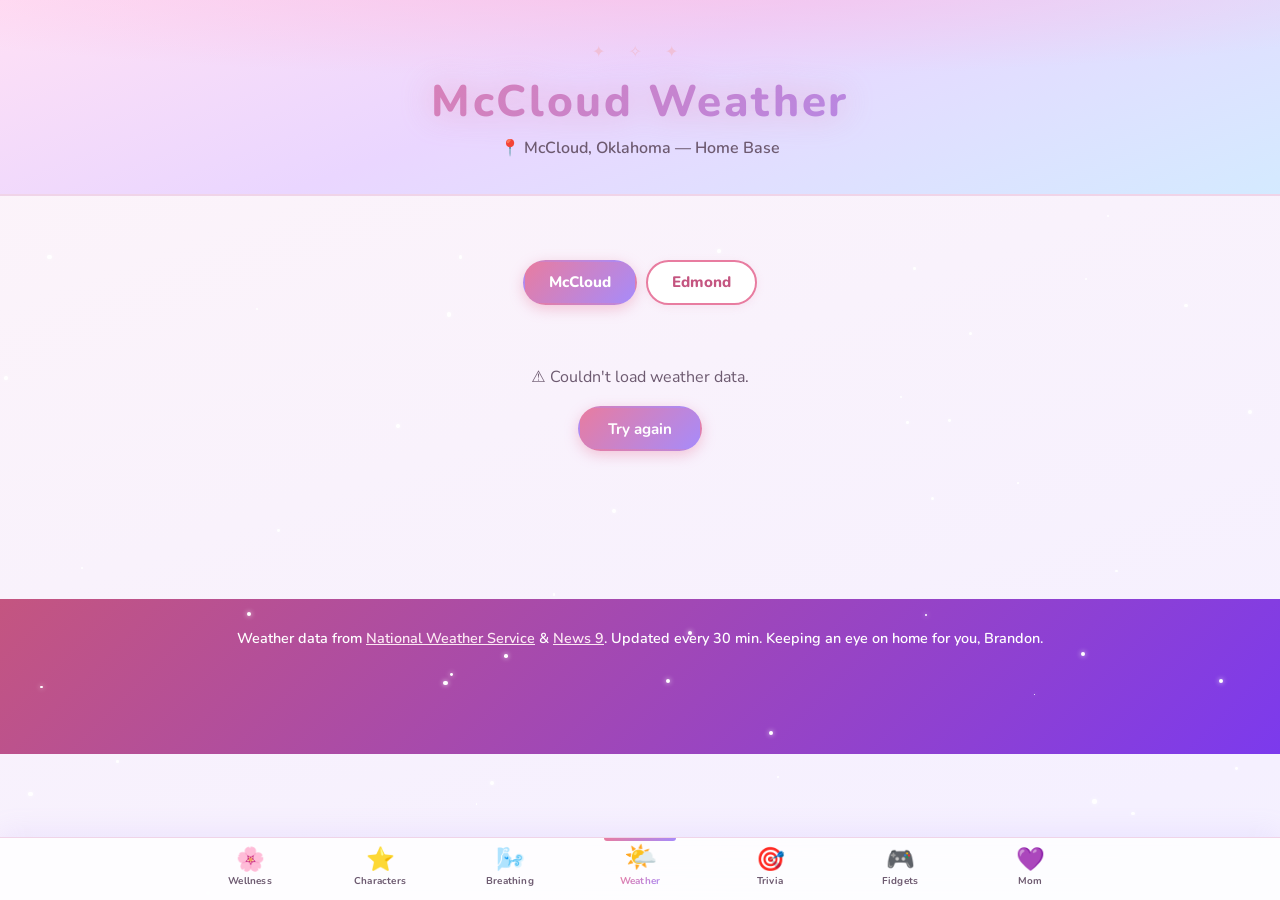
<file: weather.html>
<!DOCTYPE html>
<html lang="en">
<head>
  <meta charset="UTF-8">
  <meta name="viewport" content="width=device-width, initial-scale=1.0">
  <meta name="description" content="Daily weather forecast for McCloud and Edmond, Oklahoma.">
  <title>Brandon — Oklahoma Weather</title>
  <link rel="icon" href="favicon.svg" type="image/svg+xml">
  <meta name="theme-color" content="#e87ca0">
  <link rel="preconnect" href="https://fonts.googleapis.com">
  <link rel="preconnect" href="https://fonts.gstatic.com" crossorigin>
  <link href="https://fonts.googleapis.com/css2?family=Nunito:wght@400;600;700;800&family=Nunito+Sans:wght@400;600&display=swap" rel="stylesheet">
  <link rel="stylesheet" href="styles.css">
  <link rel="stylesheet" href="fixes.css">
  <style>
    .wx-greeting {
      font-family: 'Nunito', sans-serif;
      font-size: 0.85rem;
      font-weight: 700;
      color: rgba(255,255,255,0.6);
      letter-spacing: 0.05em;
      margin-bottom: 0.6rem;
    }
    .wx-feels {
      font-size: 0.82rem;
      font-weight: 600;
      color: rgba(255,255,255,0.55);
      margin-top: 0.35rem;
      font-style: italic;
    }
    #wx-anime-quote {
      background: rgba(255,255,255,0.07);
      border: 1px solid rgba(167,139,250,0.25);
      border-left: 3px solid #a78bfa;
      border-radius: 16px;
      backdrop-filter: blur(12px);
      -webkit-backdrop-filter: blur(12px);
      padding: 1.1rem 1.4rem;
      display: flex;
      align-items: flex-start;
      gap: 0.9rem;
      margin: 1.5rem 0;
      box-shadow: 0 4px 20px rgba(167,139,250,0.12);
    }
    .wq-icon { font-size: 1.5rem; line-height: 1; flex-shrink: 0; margin-top: 0.1rem; }
    .wq-quote {
      font-family: 'Nunito', sans-serif;
      font-size: 0.95rem;
      font-weight: 600;
      font-style: italic;
      color: rgba(255,255,255,0.88);
      line-height: 1.55;
    }
    .wq-char {
      font-size: 0.72rem;
      font-weight: 700;
      color: rgba(167,139,250,0.75);
      margin-top: 0.35rem;
      letter-spacing: 0.04em;
    }
    .wx-location-switch {
      display: flex;
      gap: 0.6rem;
      justify-content: center;
      margin: 0 0 1.25rem;
    }
    .wx-loc-btn {
      font-family: 'Nunito', sans-serif;
      font-weight: 800;
      font-size: 0.95rem;
      padding: 0.65rem 1.5rem;
      border-radius: 999px;
      border: 2px solid #e87ca0;
      background: #ffffff;
      color: #c45580;
      cursor: pointer;
      box-shadow: 0 2px 8px rgba(232,124,160,0.12);
      transition: background 0.2s ease, color 0.2s ease, box-shadow 0.2s ease, transform 0.15s ease;
    }
    .wx-loc-btn:not(.active):hover {
      background: #fce7f3;
    }
    .wx-loc-btn:not(.active):active {
      transform: scale(0.96);
    }
    .wx-loc-btn.active {
      background: linear-gradient(135deg, #e87ca0, #a78bfa);
      border-color: transparent;
      color: #fff;
      box-shadow: 0 4px 14px rgba(232,124,160,0.4);
    }
  </style>
</head>
<body class="weather-page">
  <div id="bg-stars" aria-hidden="true"></div>

  <a class="skip-link" href="#main-content">Skip to main content</a>

  <header role="banner">
    <div class="petals" aria-hidden="true">
      <span></span><span></span><span></span><span></span><span></span><span></span>
    </div>
    <div class="container">
      <div class="header-sparkles" aria-hidden="true">✦ ✧ ✦</div>
      <h1 id="wx-city-name">McCloud Weather</h1>
      <p class="tagline" id="wx-city-tagline">📍 McCloud, Oklahoma — Home Base</p>
    </div>
  </header>

  <main id="main-content">
    <section aria-labelledby="weather-heading">
      <div class="container">
        <h2 id="weather-heading" class="sr-only">Current Weather</h2>

        <!-- Location switcher -->
        <div class="wx-location-switch" role="group" aria-label="Choose location">
          <button class="wx-loc-btn active" data-loc="mccloud" aria-pressed="true">McCloud</button>
          <button class="wx-loc-btn" data-loc="edmond" aria-pressed="false">Edmond</button>
        </div>

        <!-- Loading skeleton -->
        <div id="wx-loading" aria-live="polite" aria-label="Loading weather data">
          <div class="wx-skeleton-hero"></div>
          <div class="wx-skeleton-cards">
            <div class="wx-skeleton-card"></div>
            <div class="wx-skeleton-card"></div>
            <div class="wx-skeleton-card"></div>
            <div class="wx-skeleton-card"></div>
          </div>
        </div>

        <!-- Error state -->
        <div id="wx-error" hidden class="weather-error" role="alert">
          <p>⚠️ Couldn't load weather data.</p>
          <button class="ctrl-btn ctrl-start" id="retry-btn">Try again</button>
        </div>

        <!-- Weather content -->
        <div id="wx-content" hidden>

          <!-- Hero: current conditions -->
          <div class="weather-hero wx-default" id="weather-hero" aria-live="polite">
            <button class="wx-refresh-btn" id="refresh-btn" aria-label="Refresh weather">↻</button>
            <div class="wx-greeting" id="wx-greeting"></div>
            <div class="wx-emoji" id="wx-emoji" aria-hidden="true">🌤️</div>
            <div class="wx-temp" id="wx-temp">—°</div>
            <div class="wx-desc" id="wx-desc">—</div>
            <div class="wx-feels" id="wx-feels"></div>
            <div class="wx-meta">
              <span id="wx-wind">—</span>
              <span aria-hidden="true">·</span>
              <span id="wx-period-name">—</span>
            </div>
            <div class="wx-updated" id="wx-updated"></div>
          </div>

          <!-- Live Radar -->
          <div class="weather-radar">
            <div class="radar-header">
              <h3 class="wx-section-title">Live Radar</h3>
              <a href="https://news9.com/weather/radar" class="radar-link" target="_blank" rel="noopener noreferrer">View on News 9</a>
            </div>
            <div class="radar-container">
              <iframe
                src="https://www.wunderground.com/wundermap?lat=35.0111&lon=-97.0967&zoom=8&type=WunderMap_radar"
                width="100%"
                height="400"
                frameborder="0"
                title="Live weather radar for McCloud, Oklahoma"
                style="border-radius: 8px; margin-top: 12px;">
              </iframe>
            </div>
          </div>

          <!-- 7-day forecast -->
          <h3 class="wx-section-title">7-Day Forecast</h3>
          <div class="forecast-scroll" id="forecast-scroll" role="list"
               aria-label="7-day forecast"></div>

          <!-- Anime weather quote -->
          <div id="wx-anime-quote" class="wx-anime-quote" hidden></div>

          <!-- Detail panel -->
          <div class="forecast-detail" id="forecast-detail" aria-live="polite">
            <p id="detail-text"></p>
          </div>

        </div>
      </div>
    </section>
  </main>

  <footer role="contentinfo">
    <div class="container">
      <p>Weather data from <a href="https://www.weather.gov" target="_blank" rel="noopener noreferrer">National Weather Service</a> & <a href="https://news9.com/weather" target="_blank" rel="noopener noreferrer">News 9</a>. Updated every 30 min. Keeping an eye on home for you, Brandon.</p>
    </div>
  </footer>

  <nav class="bottom-nav" aria-label="Main navigation">
    <a href="index.html" class="bottom-nav__item">
      <span class="bottom-nav__icon" aria-hidden="true">🌸</span>
      <span class="bottom-nav__label">Wellness</span>
    </a>
    <a href="characters.html" class="bottom-nav__item">
      <span class="bottom-nav__icon" aria-hidden="true">⭐</span>
      <span class="bottom-nav__label">Characters</span>
    </a>
    <a href="breathing.html" class="bottom-nav__item">
      <span class="bottom-nav__icon" aria-hidden="true">🌬️</span>
      <span class="bottom-nav__label">Breathing</span>
    </a>
    <a href="weather.html" class="bottom-nav__item active" aria-current="page">
      <span class="bottom-nav__icon" aria-hidden="true">🌤️</span>
      <span class="bottom-nav__label">Weather</span>
    </a>
    <a href="trivia.html" class="bottom-nav__item">
      <span class="bottom-nav__icon" aria-hidden="true">🎯</span>
      <span class="bottom-nav__label">Trivia</span>
    </a>
    <a href="fidget-games.html" class="bottom-nav__item">
      <span class="bottom-nav__icon" aria-hidden="true">🎮</span>
      <span class="bottom-nav__label">Fidgets</span>
    </a>
    <a href="memorial.html" class="bottom-nav__item">
      <span class="bottom-nav__icon" aria-hidden="true">💜</span>
      <span class="bottom-nav__label">Mom</span>
    </a>
  </nav>

  <script>
    'use strict';

    // ── Locations ───────────────────────────────────────────
    const LOCATIONS = {
      mccloud: { name: 'McCloud', tagline: '📍 McCloud, Oklahoma — Home Base', lat: 35.0111, lon: -97.0967 },
      edmond:  { name: 'Edmond',  tagline: '📍 Edmond, Oklahoma',              lat: 35.6528, lon: -97.4781 },
    };
    let currentLoc = 'mccloud';
    try {
      const saved = localStorage.getItem('bran_wx_loc');
      if (saved && LOCATIONS[saved]) currentLoc = saved;
    } catch {}
    const cacheKey = () => `bran_weather_v1_${currentLoc}`;
    const CACHE_TTL  = 30 * 60 * 1000; // 30 min

    // ── Star field ────────────────────────────────────────────
    (function createStars() {
      const c = document.getElementById('bg-stars');
      for (let i = 0; i < 55; i++) {
        const s = document.createElement('div');
        s.className = 'bg-star';
        const sz = 1.5 + Math.random() * 3;
        s.style.cssText = [
          `left:${(Math.random()*100).toFixed(2)}%`,
          `top:${(Math.random()*100).toFixed(2)}%`,
          `width:${sz.toFixed(1)}px`, `height:${sz.toFixed(1)}px`,
          `animation-delay:${(Math.random()*5).toFixed(2)}s`,
          `animation-duration:${(1.5+Math.random()*3).toFixed(2)}s`,
        ].join(';');
        c.appendChild(s);
      }
    })();

    // ── Cache ─────────────────────────────────────────────────
    function getCache() {
      try {
        const raw = sessionStorage.getItem(cacheKey());
        if (!raw) return null;
        const { data, ts } = JSON.parse(raw);
        if (Date.now() - ts > CACHE_TTL) return null;
        return data;
      } catch { return null; }
    }

    function setCache(data) {
      try {
        sessionStorage.setItem(cacheKey(), JSON.stringify({ data, ts: Date.now() }));
      } catch {}
    }

    // ── Location switching ────────────────────────────────────
    function applyLocation() {
      const loc = LOCATIONS[currentLoc];
      document.getElementById('wx-city-name').textContent = `${loc.name} Weather`;
      document.getElementById('wx-city-tagline').textContent = loc.tagline;
      const frame = document.querySelector('.radar-container iframe');
      frame.src = `https://www.wunderground.com/wundermap?lat=${loc.lat}&lon=${loc.lon}&zoom=8&type=WunderMap_radar`;
      frame.title = `Live weather radar for ${loc.name}, Oklahoma`;
      document.querySelectorAll('.wx-loc-btn').forEach(btn => {
        const on = btn.dataset.loc === currentLoc;
        btn.classList.toggle('active', on);
        btn.setAttribute('aria-pressed', String(on));
      });
      try { localStorage.setItem('bran_wx_loc', currentLoc); } catch {}
    }

    document.querySelectorAll('.wx-loc-btn').forEach(btn => {
      btn.addEventListener('click', () => {
        if (btn.dataset.loc === currentLoc) return;
        currentLoc = btn.dataset.loc;
        applyLocation();
        loadWeather(false);
      });
    });

    // ── Emoji + condition mapping ─────────────────────────────
    function weatherEmoji(forecast, isDaytime) {
      const f = (forecast || '').toLowerCase();
      if (f.includes('tornado'))                             return '🌪️';
      if (f.includes('thunder') || f.includes('t-storm'))   return '⛈️';
      if (f.includes('blizzard'))                            return '🌨️';
      if (f.includes('snow') || f.includes('flurr'))        return '❄️';
      if (f.includes('sleet') || f.includes('freezing rain') || f.includes('ice pellet')) return '🌨️';
      if (f.includes('freezing'))                            return '🌧️';
      if (f.includes('heavy rain') || f.includes('heavy shower')) return '🌧️';
      if (f.includes('rain') || f.includes('shower') || f.includes('drizzle')) return '🌦️';
      if (f.includes('fog') || f.includes('mist') || f.includes('haze')) return '🌫️';
      if (f.includes('windy') || f.includes('breezy') || f.includes('gusty')) return '💨';
      if (f.includes('mostly sunny'))      return isDaytime ? '🌤️' : '🌙';
      if (f.includes('partly sunny'))      return '🌤️';
      if (f.includes('sunny'))             return '☀️';
      if (f.includes('mostly clear'))      return isDaytime ? '🌤️' : '🌙';
      if (f.includes('clear'))             return isDaytime ? '☀️' : '🌙';
      if (f.includes('partly cloudy'))     return '⛅';
      if (f.includes('mostly cloudy'))     return '☁️';
      if (f.includes('overcast') || f.includes('cloudy')) return '☁️';
      if (f.includes('hot'))               return '🌡️';
      return isDaytime ? '🌤️' : '🌙';
    }

    // ── Anime weather quotes ──────────────────────────────────
    const WX_QUOTES = {
      'wx-sunny':  { icon:'☀️', quote:'"Your focus determines your reality."', char:'— Obi-Wan Kenobi · Star Wars' },
      'wx-cloudy': { icon:'⛅', quote:'"Even in the darkest clouds, the sun still shines above."', char:'— Iruka · Naruto' },
      'wx-rainy':  { icon:'🌧️', quote:'"No matter how far away you are, my heart is always with you."', char:'— Kagome · Inuyasha' },
      'wx-stormy': { icon:'⚡', quote:'"Never give up. Hardships will only make you stronger."', char:'— Jiraiya · Naruto' },
      'wx-snowy':  { icon:'❄️', quote:'"There is no such thing as true strength without something to protect."', char:'— Sesshomaru · Inuyasha' },
      'wx-foggy':  { icon:'🌫️', quote:'"Do or do not. There is no try."', char:'— Master Yoda · Star Wars' },
      'wx-night':  { icon:'🌙', quote:'"I\'m not gonna run away, I never go back on my word! That\'s my nindo — my ninja way!"', char:'— Naruto Uzumaki' },
      'wx-default':{ icon:'🌤️', quote:'"Your focus determines your reality."', char:'— Obi-Wan Kenobi · Star Wars' },
    };

    function conditionClass(forecast, isDaytime) {
      const f = (forecast || '').toLowerCase();
      if (!isDaytime)                                        return 'wx-night';
      if (f.includes('tornado') || f.includes('thunder'))   return 'wx-stormy';
      if (f.includes('snow') || f.includes('blizzard') || f.includes('ice') || f.includes('sleet')) return 'wx-snowy';
      if (f.includes('rain') || f.includes('shower') || f.includes('drizzle')) return 'wx-rainy';
      if (f.includes('fog') || f.includes('mist') || f.includes('haze')) return 'wx-foggy';
      if (f.includes('sunny') || (f.includes('clear') && isDaytime)) return 'wx-sunny';
      if (f.includes('cloud'))                               return 'wx-cloudy';
      return 'wx-default';
    }

    // ── Greeting ──────────────────────────────────────────────
    function timeGreeting() {
      const h = new Date().getHours();
      if (h >= 5  && h < 12) return 'Good morning, Brandon ☀️';
      if (h >= 12 && h < 17) return 'Good afternoon, Brandon 🌿';
      if (h >= 17 && h < 21) return 'Good evening, Brandon 🌙';
      return 'Good night, Brandon 💜';
    }

    // ── Feels-like note ───────────────────────────────────────
    function feelsNote(temp) {
      if (temp >= 100) return "Extreme heat out there — stay indoors and hydrated!";
      if (temp >= 90)  return "It's really hot today — stay cool and drink water.";
      if (temp >= 80)  return "Warm one today — light layers and stay cool.";
      if (temp >= 70)  return "Nice and comfortable — a good day to step outside.";
      if (temp >= 60)  return "Mild weather — a light jacket wouldn't hurt.";
      if (temp >= 45)  return "Getting chilly — grab a jacket before heading out.";
      if (temp >= 32)  return "It's cold out there — bundle up, Brandon.";
      return "Freezing temps — stay warm and stay safe.";
    }

    // ── Render ────────────────────────────────────────────────
    function renderWeather({ periods, fetchedAt }) {
      const current = periods[0];

      // Hero
      const hero = document.getElementById('weather-hero');
      const cls  = conditionClass(current.shortForecast, current.isDaytime);
      hero.className = `weather-hero ${cls}`;

      document.getElementById('wx-greeting').textContent   = timeGreeting();
      document.getElementById('wx-emoji').textContent      = weatherEmoji(current.shortForecast, current.isDaytime);
      document.getElementById('wx-temp').textContent       = `${current.temperature}°F`;
      document.getElementById('wx-desc').textContent       = current.shortForecast;
      document.getElementById('wx-feels').textContent      = feelsNote(current.temperature);
      document.getElementById('wx-wind').textContent       = `💨 ${current.windSpeed} ${current.windDirection}`;
      document.getElementById('wx-period-name').textContent = current.name;

      const ago = Math.round((Date.now() - fetchedAt) / 60000);
      document.getElementById('wx-updated').textContent =
        ago < 1 ? 'Updated just now' : `Updated ${ago} min ago`;

      // Anime quote
      const q = WX_QUOTES[cls] || WX_QUOTES['wx-default'];
      const quoteEl = document.getElementById('wx-anime-quote');
      quoteEl.innerHTML = `<span class="wq-icon">${q.icon}</span><div class="wq-text"><div class="wq-quote">${q.quote}</div><div class="wq-char">${q.char}</div></div>`;
      quoteEl.hidden = false;

      // Build day/night pairs for 7-day forecast
      const days = [];
      for (let i = 0; i < periods.length; i++) {
        const p = periods[i];
        if (p.isDaytime) {
          days.push({ day: p, night: periods[i + 1] || null });
        } else if (days.length === 0) {
          days.push({ day: null, night: p }); // page loads at night
        }
        if (days.length >= 7) break;
      }

      // Forecast scroll
      const scroll = document.getElementById('forecast-scroll');
      scroll.innerHTML = days.map((d, i) => {
        const p  = d.day || d.night;
        const nm = p.name.replace(' Night','').replace('This ','');
        const label = i === 0 ? 'Today' : nm.split(' ')[0];
        return `
          <button class="forecast-card${i === 0 ? ' active' : ''}"
                  role="listitem" data-idx="${i}"
                  aria-pressed="${i === 0}" aria-label="${label}: ${p.shortForecast}">
            <div class="fc-day">${label}</div>
            <div class="fc-emoji" aria-hidden="true">${weatherEmoji(p.shortForecast, p.isDaytime)}</div>
            ${d.day   ? `<div class="fc-high">${d.day.temperature}°</div>`   : ''}
            ${d.night ? `<div class="fc-low">${d.night.temperature}°</div>`  : ''}
            <div class="fc-desc">${p.shortForecast}</div>
          </button>`;
      }).join('');

      // Show first detail by default
      showDetail(days, 0);

      // Click handlers
      scroll.querySelectorAll('.forecast-card').forEach(card => {
        card.addEventListener('click', () => {
          scroll.querySelectorAll('.forecast-card').forEach(c => {
            c.classList.remove('active');
            c.setAttribute('aria-pressed','false');
          });
          card.classList.add('active');
          card.setAttribute('aria-pressed','true');
          showDetail(days, parseInt(card.dataset.idx, 10));
        });
      });

      show('wx-content');
      hide('wx-loading');
      hide('wx-error');
    }

    function showDetail(days, idx) {
      const d      = days[idx];
      const p      = d.day || d.night;
      const detail = document.getElementById('forecast-detail');
      document.getElementById('detail-text').textContent = p.detailedForecast;
      detail.classList.add('open');
    }

    // ── Fetch ─────────────────────────────────────────────────
    async function loadWeather(forceRefresh) {
      show('wx-loading');
      hide('wx-content');
      hide('wx-error');

      if (!forceRefresh) {
        const cached = getCache();
        if (cached) { renderWeather(cached); return; }
      }

      try {
        // Step 1: resolve grid
        const loc = LOCATIONS[currentLoc];
        const ptRes = await fetch(
          `https://api.weather.gov/points/${loc.lat},${loc.lon}`,
          { headers: { 'User-Agent': 'Bran wellness app (github.com/s6ggrpgrzf-droid/Bran)' } }
        );
        if (!ptRes.ok) throw new Error('points');
        const ptData = await ptRes.json();
        const forecastUrl = ptData.properties.forecast;

        // Step 2: fetch forecast
        const fcRes = await fetch(forecastUrl,
          { headers: { 'User-Agent': 'Bran wellness app (github.com/s6ggrpgrzf-droid/Bran)' } }
        );
        if (!fcRes.ok) throw new Error('forecast');
        const fcData = await fcRes.json();

        const payload = { periods: fcData.properties.periods, fetchedAt: Date.now() };
        setCache(payload);
        renderWeather(payload);
      } catch {
        hide('wx-loading');
        show('wx-error');
      }
    }

    // ── Helpers ───────────────────────────────────────────────
    function show(id) { document.getElementById(id).hidden = false; }
    function hide(id) { document.getElementById(id).hidden = true;  }

    // ── Controls ──────────────────────────────────────────────
    document.getElementById('refresh-btn').addEventListener('click', () => {
      const btn = document.getElementById('refresh-btn');
      btn.classList.add('spinning');
      btn.addEventListener('animationend', () => btn.classList.remove('spinning'), { once: true });
      sessionStorage.removeItem(cacheKey());
      loadWeather(true);
    });

    document.getElementById('retry-btn').addEventListener('click', () => loadWeather(true));

    // ── Init ──────────────────────────────────────────────────
    applyLocation();
    loadWeather(false);
  </script>
</body>
</html>
</file>
<file: styles.css>
:root{--color-bg:#fdf4f9;--color-surface:#ffffff;--color-primary:#e87ca0;--color-primary-dk:#c45580;--color-accent:#a78bfa;--color-accent2:#7dd3fc;--color-text:#3d2c40;--color-text-muted:#6d5a70;--color-border:#f0d4e8;--color-selected:#fce7f3;--gradient-main:linear-gradient(135deg, #e87ca0, #a78bfa);--gradient-card:linear-gradient(90deg, #e87ca0, #a78bfa, #7dd3fc);--radius:20px;--shadow-sm:0 4px 16px rgba(232, 124, 160, 0.15);--shadow-md:0 8px 32px rgba(167, 139, 250, 0.25);--transition:0.25s ease}*, *::before, *::after{box-sizing:border-box;margin:0;padding:0}html{scroll-behavior:smooth}body{font-family:'Nunito Sans', system-ui, sans-serif;font-size:16px;line-height:1.6;background:linear-gradient(160deg, #fdf4f9, #f5f0ff, #edf8ff, #fce7f3, #fdf4f9);background-size:400% 400%;animation:bgDrift 16s ease infinite;color:var(--color-text)}h1, h2, h3{font-family:'Nunito', sans-serif;line-height:1.3;font-weight:800}a{color:var(--color-primary-dk);text-decoration:underline}a:hover{color:var(--color-accent)}:focus-visible{outline:3px solid var(--color-accent);outline-offset:3px;border-radius:6px}.skip-link{position:absolute;top:-999px;left:1rem;background:var(--gradient-main);color:#fff;padding:0.5rem 1rem;border-radius:0 0 var(--radius) var(--radius);z-index:100;text-decoration:none}.skip-link:focus{top:0}.container{max-width:960px;margin:0 auto;padding:0 1.25rem;position:relative;z-index:1}.petals{position:absolute;inset:0;pointer-events:none;overflow:hidden}.petals span{position:absolute;top:-20px;display:block;border-radius:0 100% 0 100%;opacity:0;animation:petalFall linear infinite}.petals span:nth-child(1){width:10px;height:10px;left:8%;background:#f9b8d0;animation-duration:9s;animation-delay:0s}.petals span:nth-child(2){width:8px;height:8px;left:25%;background:#e8b4e8;animation-duration:7s;animation-delay:2.5s}.petals span:nth-child(3){width:12px;height:12px;left:50%;background:#c4b5fd;animation-duration:11s;animation-delay:1s}.petals span:nth-child(4){width:9px;height:9px;left:68%;background:#f9b8d0;animation-duration:8s;animation-delay:3.5s}.petals span:nth-child(5){width:7px;height:7px;left:82%;background:#bae6fd;animation-duration:10s;animation-delay:0.8s}.petals span:nth-child(6){width:11px;height:11px;left:93%;background:#e8b4e8;animation-duration:6s;animation-delay:4s}@keyframes bgDrift{0%{background-position:0% 50%}50%{background-position:100% 50%}100%{background-position:0% 50%}}@keyframes petalFall{0%{opacity:0;transform:translateY(-20px) rotate(0deg) translateX(0)}10%{opacity:0.8}80%{opacity:0.4}100%{opacity:0;transform:translateY(220px) rotate(360deg) translateX(30px)}}header{background:radial-gradient(ellipse 70% 50% at 50% -10%, rgba(255,180,220,0.55), transparent), linear-gradient(160deg, #ffe0f5 0%, #ead6ff 45%, #d4eaff 100%);border-bottom:2px solid var(--color-border);padding:2.5rem 0 2rem;text-align:center;position:relative;overflow:hidden}.header-sparkles{font-size:1rem;color:#f0c0d8;letter-spacing:0.6rem;margin-bottom:0.5rem;animation:sparkleGlow 3s ease-in-out infinite}@keyframes sparkleGlow{0%, 100%{opacity:0.5}50%{opacity:1}}header h1{font-size:2.75rem;letter-spacing:0.06em;background:var(--gradient-main);-webkit-background-clip:text;background-clip:text;color:transparent;filter:drop-shadow(0 0 16px rgba(232,124,160,0.45))}.tagline{color:var(--color-text-muted);margin-top:0.35rem;font-family:'Nunito', sans-serif;font-weight:600;font-size:1rem}header nav{display:flex;justify-content:center;gap:1rem;margin-top:1.25rem}header nav a{font-family:'Nunito', sans-serif;font-size:0.92rem;font-weight:700;text-decoration:none;color:var(--color-primary-dk);padding:0.4rem 1.1rem;border-radius:999px;border:2px solid var(--color-border);background:var(--color-surface);transition:background var(--transition), border-color var(--transition), color var(--transition), transform var(--transition)}header nav a:hover{background:var(--color-selected);border-color:var(--color-primary);color:var(--color-primary-dk);transform:translateY(-2px)}section{padding:4rem 0}section:nth-of-type(even){background:rgba(255, 255, 255, 0.6);backdrop-filter:blur(4px)}section h2{font-size:2rem;background:var(--gradient-main);-webkit-background-clip:text;background-clip:text;color:transparent;margin-bottom:0.4rem;display:inline-block;filter:drop-shadow(0 0 10px rgba(167,139,250,0.4))}.section-intro{color:var(--color-text-muted);margin-bottom:2.25rem;font-family:'Nunito', sans-serif;font-weight:600;font-size:0.95rem}.card-grid{display:grid;grid-template-columns:repeat(auto-fill, minmax(260px, 1fr));gap:1.5rem;list-style:none}.tip-card{background:var(--color-surface);border-radius:var(--radius);padding:1.5rem;box-shadow:var(--shadow-sm);border:1px solid var(--color-border);position:relative;overflow:hidden;transition:transform var(--transition), box-shadow var(--transition)}.tip-card::before{content:'';position:absolute;top:0;left:0;right:0;height:4px;background:var(--gradient-card)}.tip-card::after{content:'✦';position:absolute;top:0.9rem;right:1rem;color:#f0c0d8;font-size:1rem;opacity:0;transform:scale(0.4) rotate(-30deg);transition:opacity 0.3s ease, transform 0.3s ease}.tip-card:nth-child(1){animation:animeCardIn 0.5s cubic-bezier(0.34,1.56,0.64,1) 0.05s both}.tip-card:nth-child(2){animation:animeCardIn 0.5s cubic-bezier(0.34,1.56,0.64,1) 0.10s both}.tip-card:nth-child(3){animation:animeCardIn 0.5s cubic-bezier(0.34,1.56,0.64,1) 0.15s both}.tip-card:nth-child(4){animation:animeCardIn 0.5s cubic-bezier(0.34,1.56,0.64,1) 0.20s both}.tip-card:nth-child(5){animation:animeCardIn 0.5s cubic-bezier(0.34,1.56,0.64,1) 0.25s both}.tip-card:nth-child(6){animation:animeCardIn 0.5s cubic-bezier(0.34,1.56,0.64,1) 0.30s both}.tip-card:nth-child(7){animation:animeCardIn 0.5s cubic-bezier(0.34,1.56,0.64,1) 0.35s both}.tip-card:nth-child(8){animation:animeCardIn 0.5s cubic-bezier(0.34,1.56,0.64,1) 0.40s both}@keyframes animeCardIn{from{opacity:0;transform:translateY(28px) scale(0.92)}to{opacity:1;transform:translateY(0) scale(1)}}.tip-card:hover{transform:translateY(-5px) scale(1.02);box-shadow:0 0 0 2px var(--color-primary), 0 0 24px rgba(232,124,160,0.35), var(--shadow-md)}.tip-card:hover::after{opacity:1;transform:scale(1) rotate(0deg)}.tip-icon{font-size:2.2rem;margin-bottom:0.75rem}.tip-card h3{font-size:1.05rem;color:var(--color-primary-dk);margin-bottom:0.5rem}.tip-card p{font-size:0.92rem;color:var(--color-text-muted);line-height:1.65}#mood-form{background:rgba(255, 255, 255, 0.8);border:2px solid var(--color-border);border-radius:var(--radius);padding:1.75rem;max-width:600px;backdrop-filter:blur(4px)}fieldset{border:none;padding:0;margin-bottom:1.25rem}legend{font-family:'Nunito', sans-serif;font-size:1.05rem;font-weight:700;color:var(--color-text);margin-bottom:1rem}.mood-options{display:flex;flex-wrap:wrap;gap:0.75rem}.mood-option{display:flex;flex-direction:column;align-items:center;gap:0.3rem;cursor:pointer}.mood-option input[type="radio"]{position:absolute;opacity:0;width:0;height:0}.mood-visual{display:flex;flex-direction:column;align-items:center;gap:0.3rem;padding:0.6rem 1rem;border:2px solid var(--color-border);border-radius:var(--radius);background:var(--color-surface);transition:border-color var(--transition), background var(--transition), transform var(--transition), box-shadow var(--transition);font-size:1.6rem}.mood-label{font-family:'Nunito', sans-serif;font-size:0.78rem;color:var(--color-text-muted);font-weight:700}.mood-option input[type="radio"]:checked + .mood-visual{border-color:var(--color-primary);background:var(--color-selected);box-shadow:0 0 0 3px rgba(232, 124, 160, 0.2);transform:scale(1.07)}.mood-option:hover .mood-visual{border-color:var(--color-accent);transform:scale(1.05)}.mood-option input[type="radio"]:focus-visible + .mood-visual{outline:3px solid var(--color-accent);outline-offset:3px}#mood-form label[for="mood-note"]{display:block;font-family:'Nunito', sans-serif;font-weight:700;margin-bottom:0.4rem;color:var(--color-text)}.optional{font-weight:normal;color:var(--color-text-muted);font-size:0.9em}textarea{width:100%;padding:0.75rem 1rem;border:2px solid var(--color-border);border-radius:14px;font-family:'Nunito Sans', inherit;font-size:0.95rem;color:var(--color-text);background:var(--color-surface);resize:vertical;transition:border-color var(--transition), box-shadow var(--transition)}textarea:focus{border-color:var(--color-primary);box-shadow:0 0 0 3px rgba(232, 124, 160, 0.15);outline:none}.hint{display:block;font-size:0.8rem;color:var(--color-text-muted);margin-top:0.3rem;margin-bottom:1.25rem}button[type="submit"]{background:var(--gradient-main);color:#fff;border:none;padding:0.75rem 2rem;border-radius:999px;font-family:'Nunito', sans-serif;font-size:1rem;font-weight:800;cursor:pointer;letter-spacing:0.03em;box-shadow:0 4px 14px rgba(232, 124, 160, 0.4);transition:transform var(--transition), box-shadow var(--transition), opacity var(--transition)}button[type="submit"]:hover:not(:disabled){transform:translateY(-2px);box-shadow:0 6px 20px rgba(167, 139, 250, 0.45)}button[type="submit"]:disabled{opacity:0.65;cursor:default}#mood-history{margin-top:2rem;max-width:600px}.history-heading{font-family:'Nunito', sans-serif;font-size:1.05rem;font-weight:700;color:var(--color-text-muted);margin-bottom:1rem}.empty-state{color:var(--color-text-muted);font-style:italic;font-family:'Nunito', sans-serif}.history-entry{background:rgba(255, 255, 255, 0.85);border:2px solid var(--color-border);border-radius:var(--radius);padding:1rem 1.25rem;margin-bottom:0.75rem;backdrop-filter:blur(4px);transition:box-shadow var(--transition)}.history-entry:hover{box-shadow:var(--shadow-sm)}.entry-header{display:flex;align-items:center;gap:0.75rem}.entry-emoji{font-size:1.75rem;flex-shrink:0}.entry-header > div{flex:1;min-width:0}.entry-mood{display:block;font-family:'Nunito', sans-serif;font-weight:800;color:var(--color-primary-dk)}.entry-date{display:block;font-size:0.83rem;color:var(--color-text-muted)}.entry-note{margin-top:0.6rem;font-size:0.9rem;color:var(--color-text);white-space:pre-wrap;word-break:break-word}.delete-btn{background:none;border:2px solid var(--color-border);border-radius:999px;color:var(--color-text-muted);font-size:0.75rem;padding:0.2rem 0.55rem;cursor:pointer;flex-shrink:0;transition:border-color var(--transition), color var(--transition), background var(--transition)}.delete-btn:hover{border-color:var(--color-primary);color:var(--color-primary);background:var(--color-selected)}footer{background:linear-gradient(135deg, #c45580, #7c3aed);color:#fff;padding:1.75rem 0 calc(1.75rem + 76px + env(safe-area-inset-bottom, 0px));text-align:center;font-family:'Nunito', sans-serif;font-size:0.9rem;font-weight:600}footer a{color:#fce7f3}.games-link{margin-top:.5rem;font-size:.95rem}.games-link a{text-decoration:none;font-weight:700}footer a:hover{color:#fff}.char-img-wrap{position:relative;height:220px;margin:-1.5rem -1.5rem 0 -1.5rem;border-radius:var(--radius) var(--radius) 0 0;overflow:hidden;background:linear-gradient(160deg, #f0d4e8, #fce7f3)}.quote-card[data-series="naruto"] .char-img-wrap{box-shadow:0 3px 0 #ff8c00;background:linear-gradient(160deg, #fff5ed, #fed7aa)}.quote-card[data-series="inuyasha"] .char-img-wrap{box-shadow:0 3px 0 #dc2626;background:linear-gradient(160deg, #fef2f2, #fecaca)}.quote-card[data-series="starwars"] .char-img-wrap{box-shadow:0 3px 0 #2563eb;background:linear-gradient(160deg, #eff6ff, #bfdbfe)}.char-img{width:100%;height:100%;object-fit:contain;object-position:center bottom;opacity:0;transition:opacity 0.5s ease;display:block}.img-skeleton{position:absolute;inset:0;display:flex;align-items:center;justify-content:center;background:linear-gradient(90deg, #f0d4e8 25%, #fce7f3 50%, #f0d4e8 75%);background-size:200% 100%;animation:shimmer 1.5s ease-in-out infinite}@keyframes shimmer{0%{background-position:200% 0}100%{background-position:-200% 0}}.card-body{padding-top:1rem}.scene-btn{display:inline-block;font-family:'Nunito', sans-serif;font-weight:700;font-size:0.8rem;color:var(--color-primary-dk);border:2px solid var(--color-border);padding:0.28rem 0.8rem;border-radius:999px;background:none;cursor:pointer;margin-top:0.8rem;transition:all var(--transition)}.scene-btn:hover:not(:disabled){border-color:var(--color-primary);background:var(--color-selected)}.scene-btn:disabled{opacity:0.5;cursor:default}.gif-wrap{max-height:0;overflow:hidden;transition:max-height 0.5s ease}.gif-wrap.open{max-height:350px;margin-top:0.75rem}.gif-skeleton{height:180px;border-radius:12px;display:flex;align-items:center;justify-content:center;background:linear-gradient(90deg, #f0d4e8 25%, #fce7f3 50%, #f0d4e8 75%);background-size:200% 100%;animation:shimmer 1.5s ease-in-out infinite}.gif-img{width:100%;border-radius:12px;display:none;animation:cardIn 0.4s ease both}#bg-stars{position:fixed;inset:0;pointer-events:none;z-index:0;overflow:hidden}.bg-star{position:absolute;border-radius:50%;background:#fff;box-shadow:0 0 5px rgba(255, 255, 255, 0.9);animation:twinkle ease-in-out infinite alternate}@keyframes twinkle{from{opacity:0.08;transform:scale(0.6)}to{opacity:0.95;transform:scale(1.5)}}.characters-page header h1{animation:titleGlow 3.5s ease-in-out infinite}@keyframes titleGlow{0%, 100%{filter:drop-shadow(0 0 6px rgba(232, 124, 160, 0.5))}50%{filter:drop-shadow(0 0 22px rgba(167, 139, 250, 0.75))}}@keyframes cardIn{from{opacity:0;transform:translateY(30px) scale(0.94)}to{opacity:1;transform:translateY(0) scale(1)}}.quote-card{animation:cardIn 0.5s cubic-bezier(0.34, 1.56, 0.64, 1) both}.quote-card::after{content:'';position:absolute;inset:0;border-radius:var(--radius);background:linear-gradient( 110deg, transparent 30%, rgba(255, 255, 255, 0.5) 50%, transparent 70% );transform:translateX(-160%);pointer-events:none;transition:transform 0.65s ease}.quote-card:hover::after{transform:translateX(160%)}.quote-card[data-series="naruto"]:hover{box-shadow:0 8px 32px rgba(255, 140, 0, 0.45), 0 0 0 1px rgba(255, 140, 0, 0.2)}.quote-card[data-series="inuyasha"]:hover{box-shadow:0 8px 32px rgba(220, 38, 38, 0.4), 0 0 0 1px rgba(220, 38, 38, 0.2)}.quote-card[data-series="starwars"]:hover{box-shadow:0 8px 32px rgba(37, 99, 235, 0.45), 0 0 0 1px rgba(37, 99, 235, 0.2)}@keyframes avatarFloat{0%, 100%{transform:translateY(0) rotate(0deg)}50%{transform:translateY(-9px) rotate(8deg)}}.quote-card:hover .char-avatar{display:inline-block;animation:avatarFloat 1s ease-in-out infinite}.burst-particle{position:absolute;width:7px;height:7px;border-radius:50%;pointer-events:none;z-index:20;animation:burst 0.7s ease-out forwards}@keyframes burst{0%{opacity:1;transform:translate(-50%, -50%) translate(0, 0) scale(1)}100%{opacity:0;transform:translate(-50%, -50%) translate(var(--tx), var(--ty)) scale(0.15)}}#quotes-grid{transition:opacity 0.18s ease, transform 0.18s ease}#quotes-grid.fading{opacity:0;transform:translateY(10px)}.filter-bar{display:flex;flex-wrap:wrap;gap:0.6rem;margin-bottom:2.5rem}.filter-btn{font-family:'Nunito', sans-serif;font-weight:700;font-size:0.88rem;padding:0.45rem 1.1rem;border-radius:999px;border:2px solid var(--color-border);background:var(--color-surface);color:var(--color-text-muted);cursor:pointer;transition:all var(--transition)}.filter-btn:hover{border-color:var(--color-primary);color:var(--color-primary-dk)}.filter-btn.active{background:var(--color-selected);border-color:var(--color-primary);color:var(--color-primary-dk)}.filter-btn.naruto-btn.active{background:#fff7ed;border-color:#ff8c00;color:#c2410c}.filter-btn.inuyasha-btn.active{background:#fef2f2;border-color:#dc2626;color:#991b1b}.filter-btn.starwars-btn.active{background:#eff6ff;border-color:#2563eb;color:#1e40af}.quote-card{background:rgba(255, 255, 255, 0.85);border-radius:var(--radius);padding:1.5rem;border:2px solid var(--color-border);backdrop-filter:blur(4px);position:relative;overflow:hidden;transition:transform var(--transition), box-shadow var(--transition)}.quote-card:hover{transform:translateY(-4px);box-shadow:var(--shadow-md)}.quote-card::before{content:'';position:absolute;top:0;left:0;right:0;height:4px}.quote-card[data-series="naruto"]::before{background:linear-gradient(90deg, #ff8c00, #ffd700)}.quote-card[data-series="inuyasha"]::before{background:linear-gradient(90deg, #dc2626, #9f1239)}.quote-card[data-series="starwars"]::before{background:linear-gradient(90deg, #2563eb, #7c3aed)}.char-avatar{font-size:2.5rem;margin-bottom:0.6rem}.char-name{font-family:'Nunito', sans-serif;font-weight:800;font-size:1.05rem;color:var(--color-text);margin-bottom:0.1rem}.char-series{font-family:'Nunito', sans-serif;font-size:0.78rem;font-weight:700;color:var(--color-text-muted);margin-bottom:0.85rem;text-transform:uppercase;letter-spacing:0.05em}blockquote{font-style:italic;color:var(--color-text);font-size:0.93rem;line-height:1.7;border-left:3px solid var(--color-border);padding-left:0.85rem;margin:0;position:relative}.viz-section{background:rgba(20, 10, 35, 0.04);padding:3.5rem 0 2.5rem}.viz-container{display:flex;flex-direction:column;align-items:center;text-align:center}.active-tech-header{max-width:560px}.active-tech-header h2{display:block}.breath-stage{position:relative;width:min(300px, 88vw);height:min(300px, 88vw);margin:2rem auto;display:flex;align-items:center;justify-content:center;overflow:visible}.breath-rings{position:absolute;inset:0;display:flex;align-items:center;justify-content:center}.breath-ring{position:absolute;width:165px;height:165px;border-radius:50%;border:2px solid rgba(232, 124, 160, 0.45);animation:ringExpand 4s ease-out infinite}@keyframes ringExpand{0%{transform:scale(1);opacity:0.65}100%{transform:scale(2.6);opacity:0}}#breath-circle{position:absolute;width:160px;height:160px;border-radius:50%;background:radial-gradient(circle at 33% 33%, #fce7f3, #e87ca0 55%, #a78bfa 90%);z-index:2;box-shadow:0 0 30px rgba(167, 139, 250, 0.4);animation:idleBreath 5s ease-in-out infinite;transition:transform 4s ease-in-out, box-shadow 4s ease-in-out}@keyframes idleBreath{0%, 100%{transform:scale(1);box-shadow:0 0 22px rgba(167,139,250,0.35)}50%{transform:scale(1.22);box-shadow:0 0 45px rgba(232,124,160,0.5)}}#breath-circle.active{animation:none}#breath-circle.holding{animation:holdGlow 2s ease-in-out infinite}@keyframes holdGlow{0%, 100%{box-shadow:0 0 30px rgba(232,124,160,0.45), 0 0 60px rgba(167,139,250,0.2)}50%{box-shadow:0 0 65px rgba(232,124,160,0.75), 0 0 110px rgba(167,139,250,0.4)}}.breath-text{position:absolute;z-index:3;display:flex;flex-direction:column;align-items:center;pointer-events:none;gap:0.1rem}#phase-label{font-family:'Nunito', sans-serif;font-size:0.8rem;font-weight:700;color:rgba(255, 255, 255, 0.92);text-transform:uppercase;letter-spacing:0.13em;text-shadow:0 1px 6px rgba(0,0,0,0.3)}#phase-countdown{font-family:'Nunito', sans-serif;font-size:3rem;font-weight:800;color:#fff;line-height:1;text-shadow:0 2px 10px rgba(0,0,0,0.25);min-height:3rem}@keyframes textPop{0%{transform:scale(0.75);opacity:0.4}60%{transform:scale(1.1)}100%{transform:scale(1);opacity:1}}.text-pop{animation:textPop 0.35s cubic-bezier(0.34, 1.56, 0.64, 1) both}.pattern-display{display:flex;justify-content:center;align-items:center;flex-wrap:wrap;gap:0.25rem;margin:0.5rem 0 1rem;min-height:3.5rem}.pattern-step{display:inline-flex;flex-direction:column;align-items:center;padding:0.3rem 0.65rem;border-radius:10px;background:rgba(255, 255, 255, 0.55);border:1.5px solid var(--color-border);transition:all 0.35s ease;min-width:3rem}.pattern-step.active{background:rgba(232, 124, 160, 0.12);border-color:var(--color-primary);transform:scale(1.12);box-shadow:0 2px 14px rgba(232, 124, 160, 0.3)}.step-label{font-family:'Nunito', sans-serif;font-size:0.62rem;font-weight:700;text-transform:uppercase;letter-spacing:0.05em;color:var(--color-text-muted)}.step-num{font-family:'Nunito', sans-serif;font-size:1.3rem;font-weight:800;color:var(--color-text);line-height:1.1}.pattern-step.active .step-num{color:var(--color-primary-dk)}.pattern-step.active .step-label{color:var(--color-primary)}.pattern-sep{color:var(--color-border);font-size:1.3rem;line-height:2.2;margin:0 0.1rem}.breath-stats{font-family:'Nunito', sans-serif;font-size:0.9rem;color:var(--color-text-muted);margin-bottom:1.1rem}@keyframes roundFlash{0%{transform:scale(1);color:inherit}50%{transform:scale(1.5);color:var(--color-primary)}100%{transform:scale(1);color:inherit}}.round-flash{display:inline-block;animation:roundFlash 0.5s ease}.breath-controls{display:flex;gap:0.75rem;justify-content:center;flex-wrap:wrap}.ctrl-btn{font-family:'Nunito', sans-serif;font-weight:700;font-size:0.95rem;padding:0.65rem 1.75rem;border-radius:999px;border:2px solid transparent;cursor:pointer;transition:all var(--transition)}.ctrl-btn:disabled{opacity:0.4;cursor:default;transform:none !important}.ctrl-start{background:var(--gradient-main);color:#fff;box-shadow:0 4px 14px rgba(232, 124, 160, 0.4)}.ctrl-start:hover:not(:disabled){transform:translateY(-2px);box-shadow:0 6px 22px rgba(232, 124, 160, 0.55)}.ctrl-pause, .ctrl-reset{background:rgba(255, 255, 255, 0.8);border-color:var(--color-border);color:var(--color-text-muted);backdrop-filter:blur(4px)}.ctrl-pause:hover:not(:disabled), .ctrl-reset:hover:not(:disabled){border-color:var(--color-primary);color:var(--color-primary-dk);background:var(--color-selected);transform:translateY(-1px)}.technique-card{background:rgba(255, 255, 255, 0.85);border-radius:var(--radius);padding:1.5rem;border:2px solid var(--color-border);backdrop-filter:blur(4px);position:relative;overflow:hidden;cursor:pointer;transition:transform var(--transition), box-shadow var(--transition), border-color var(--transition);animation:cardIn 0.45s cubic-bezier(0.34, 1.56, 0.64, 1) both;text-align:left}.technique-card::before{content:'';position:absolute;top:0;left:0;right:0;height:4px;background:var(--card-color, var(--color-primary))}.technique-card::after{content:'';position:absolute;inset:0;border-radius:var(--radius);background:linear-gradient(110deg, transparent 30%, rgba(255,255,255,0.5) 50%, transparent 70%);transform:translateX(-160%);pointer-events:none;transition:transform 0.65s ease}.technique-card:hover::after{transform:translateX(160%)}.technique-card:hover{transform:translateY(-4px);box-shadow:0 8px 32px var(--card-glow, rgba(232,124,160,0.3))}.technique-card.selected{border-color:var(--card-color, var(--color-primary));box-shadow:0 0 0 3px var(--card-glow, rgba(232,124,160,0.3)), 0 8px 32px var(--card-glow, rgba(232,124,160,0.25))}.mini-orb{width:52px;height:52px;border-radius:50%;background:radial-gradient(circle at 38% 38%, rgba(255,255,255,0.85), var(--orb-color, #e87ca0));box-shadow:0 0 14px var(--orb-color, #e87ca0);margin-bottom:0.85rem;animation:miniBreath var(--orb-cycle, 10s) ease-in-out infinite}@keyframes miniBreath{0%, 100%{transform:scale(0.62);opacity:0.5;box-shadow:0 0 6px var(--orb-color, #e87ca0)}45%, 55%{transform:scale(1.22);opacity:1;box-shadow:0 0 24px var(--orb-color, #e87ca0)}}.technique-name{font-family:'Nunito', sans-serif;font-weight:800;font-size:1.05rem;color:var(--color-text);margin-bottom:0.15rem}.technique-tagline{font-family:'Nunito', sans-serif;font-size:0.74rem;font-weight:700;color:var(--card-color, var(--color-primary));text-transform:uppercase;letter-spacing:0.07em;margin-bottom:0.45rem}.technique-pattern{font-family:'Nunito', sans-serif;font-weight:700;font-size:0.85rem;color:var(--color-text-muted);margin-bottom:0.55rem}.technique-desc{font-size:0.88rem;color:var(--color-text-muted);line-height:1.6;margin-bottom:1rem}.try-btn{font-family:'Nunito', sans-serif;font-weight:700;font-size:0.82rem;color:var(--card-color, var(--color-primary));border:2px solid currentColor;padding:0.3rem 0.85rem;border-radius:999px;background:none;cursor:pointer;transition:all var(--transition)}.try-btn:hover, .technique-card.selected .try-btn{background:var(--card-color, var(--color-primary));color:#fff}.breathing-page header h1{animation:titleGlow 3.5s ease-in-out infinite}main{padding-bottom:5.5rem}.bottom-nav{position:fixed;bottom:0;left:0;right:0;z-index:200;display:flex;justify-content:center;align-items:stretch;background:rgba(255, 255, 255, 0.82);backdrop-filter:blur(20px);-webkit-backdrop-filter:blur(20px);border-top:1px solid var(--color-border);box-shadow:0 -4px 28px rgba(167, 139, 250, 0.14);padding:0 1rem;padding-bottom:env(safe-area-inset-bottom, 0)}.bottom-nav__item{flex:1;max-width:130px;display:flex;flex-direction:column;align-items:center;justify-content:center;gap:0.18rem;padding:0.6rem 0.5rem 0.65rem;text-decoration:none;color:var(--color-text-muted);position:relative;transition:color var(--transition)}.bottom-nav__item.active::before{content:'';position:absolute;top:0;left:22%;right:22%;height:3px;border-radius:0 0 4px 4px;background:var(--gradient-main)}.bottom-nav__item:hover{color:var(--color-primary-dk)}.bottom-nav__icon{font-size:1.45rem;line-height:1;transition:transform var(--transition)}.bottom-nav__item.active .bottom-nav__icon{animation:tabIconPop 0.4s cubic-bezier(0.34, 1.56, 0.64, 1) both}@keyframes tabIconPop{from{transform:scale(0.8) translateY(4px)}to{transform:scale(1.15) translateY(-2px)}}.bottom-nav__item:not(.active):hover .bottom-nav__icon{transform:translateY(-2px) scale(1.1)}.bottom-nav__label{font-family:'Nunito', sans-serif;font-size:0.62rem;font-weight:700;letter-spacing:0.02em;white-space:nowrap}.bottom-nav__item.active .bottom-nav__label{background:var(--gradient-main);-webkit-background-clip:text;background-clip:text;color:transparent}.sr-only{position:absolute;width:1px;height:1px;padding:0;margin:-1px;overflow:hidden;clip:rect(0,0,0,0);white-space:nowrap;border:0}.weather-hero{position:relative;border-radius:20px;padding:2rem 1.5rem 1.75rem;text-align:center;margin-bottom:1.75rem;overflow:hidden;transition:background 0.8s ease;box-shadow:0 8px 32px rgba(0,0,0,0.12)}.wx-default{background:linear-gradient(135deg, #a78bfa 0%, #e87ca0 100%)}.wx-sunny{background:linear-gradient(135deg, #fbbf24 0%, #f97316 100%)}.wx-cloudy{background:linear-gradient(135deg, #94a3b8 0%, #64748b 100%)}.wx-rainy{background:linear-gradient(135deg, #60a5fa 0%, #3b82f6 100%)}.wx-stormy{background:linear-gradient(135deg, #4b5563 0%, #1e293b 100%)}.wx-snowy{background:linear-gradient(135deg, #bae6fd 0%, #93c5fd 100%)}.wx-foggy{background:linear-gradient(135deg, #cbd5e1 0%, #94a3b8 100%)}.wx-night{background:linear-gradient(135deg, #1e1b4b 0%, #312e81 100%)}.wx-refresh-btn{position:absolute;top:0.75rem;right:0.75rem;background:rgba(255,255,255,0.25);border:none;border-radius:50%;width:2.2rem;height:2.2rem;font-size:1.15rem;color:#fff;cursor:pointer;display:flex;align-items:center;justify-content:center;transition:background var(--transition)}.wx-refresh-btn:hover{background:rgba(255,255,255,0.4)}.wx-refresh-btn.spinning{animation:wxSpin 0.6s linear}@keyframes wxSpin{from{transform:rotate(0deg)}to{transform:rotate(360deg)}}.wx-emoji{font-size:3.5rem;line-height:1;margin-bottom:0.4rem;filter:drop-shadow(0 2px 8px rgba(0,0,0,0.2))}.wx-temp{font-family:'Nunito', sans-serif;font-size:3rem;font-weight:800;color:#fff;line-height:1;text-shadow:0 2px 8px rgba(0,0,0,0.2)}.wx-desc{font-size:1rem;font-weight:600;color:rgba(255,255,255,0.92);margin:0.3rem 0 0.6rem}.wx-meta{font-size:0.82rem;color:rgba(255,255,255,0.8);display:flex;justify-content:center;gap:0.4rem;flex-wrap:wrap}.wx-updated{font-size:0.72rem;color:rgba(255,255,255,0.6);margin-top:0.5rem}.wx-section-title{font-family:'Nunito', sans-serif;font-size:0.78rem;font-weight:800;letter-spacing:0.08em;text-transform:uppercase;color:var(--color-text-muted);margin:0 0 0.75rem}.forecast-scroll{display:flex;gap:0.6rem;overflow-x:auto;padding-bottom:0.5rem;scrollbar-width:none;-ms-overflow-style:none;margin-bottom:1rem}.forecast-scroll::-webkit-scrollbar{display:none}.forecast-card{flex:0 0 auto;min-width:72px;background:var(--color-surface);border:1.5px solid var(--color-border);border-radius:14px;padding:0.65rem 0.5rem;text-align:center;cursor:pointer;transition:all var(--transition);display:flex;flex-direction:column;align-items:center;gap:0.15rem}.forecast-card:hover{transform:translateY(-3px);box-shadow:0 6px 20px rgba(167,139,250,0.2);border-color:var(--color-accent)}.forecast-card.active{background:linear-gradient(135deg, #fce7f3, #ede9fe);border-color:var(--color-primary);box-shadow:0 4px 16px rgba(232,124,160,0.25)}.fc-day{font-family:'Nunito', sans-serif;font-size:0.68rem;font-weight:800;letter-spacing:0.04em;text-transform:uppercase;color:var(--color-text-muted)}.fc-emoji{font-size:1.5rem;line-height:1.2}.fc-high{font-family:'Nunito', sans-serif;font-size:0.85rem;font-weight:700;color:var(--color-text)}.fc-low{font-size:0.75rem;color:var(--color-text-muted)}.fc-desc{font-size:0.6rem;color:var(--color-text-muted);line-height:1.3;max-width:68px}.forecast-detail{background:var(--color-surface);border:1.5px solid var(--color-border);border-radius:14px;padding:0;max-height:0;overflow:hidden;transition:max-height 0.35s ease, padding 0.35s ease}.forecast-detail.open{max-height:200px;padding:1rem 1.25rem}.forecast-detail p{font-size:0.88rem;line-height:1.65;color:var(--color-text);margin:0}.wx-skeleton-hero{height:180px;border-radius:20px;background:linear-gradient(90deg, #f0d4e8 25%, #fce7f3 50%, #f0d4e8 75%);background-size:200% 100%;animation:shimmer 1.5s infinite;margin-bottom:1.75rem}.wx-skeleton-cards{display:flex;gap:0.6rem;overflow:hidden}.wx-skeleton-card{flex:0 0 72px;height:110px;border-radius:14px;background:linear-gradient(90deg, #f0d4e8 25%, #fce7f3 50%, #f0d4e8 75%);background-size:200% 100%;animation:shimmer 1.5s infinite}.wx-skeleton-card:nth-child(2){animation-delay:0.15s}.wx-skeleton-card:nth-child(3){animation-delay:0.3s}.wx-skeleton-card:nth-child(4){animation-delay:0.45s}.weather-error{text-align:center;padding:2.5rem 1rem;color:var(--color-text-muted)}.weather-error p{font-size:1rem;margin-bottom:1rem}.weather-radar{margin:2rem 0 1.75rem}.radar-header{display:flex;justify-content:space-between;align-items:center;margin-bottom:1rem}.radar-link{display:inline-block;padding:0.5rem 1rem;background:#C41E3A;color:#fff;border-radius:8px;text-decoration:none;font-weight:600;font-size:0.9rem;transition:background var(--transition), transform var(--transition)}.radar-link:hover{background:#a01a2f;transform:translateY(-2px);color:#fff;text-decoration:none}.radar-container{width:100%;border-radius:8px;overflow:hidden;box-shadow:0 4px 16px rgba(196, 30, 58, 0.1)}.radar-container iframe{display:block;width:100%;height:auto;min-height:400px}@media (max-width:768px){.radar-header{flex-direction:column;align-items:flex-start;gap:0.75rem}.radar-container iframe{min-height:280px}}.wisdom-scroll{display:flex;gap:1rem;overflow-x:auto;padding-bottom:0.75rem;scrollbar-width:none;-ms-overflow-style:none}.wisdom-scroll::-webkit-scrollbar{display:none}.wisdom-card{flex:0 0 260px;background:var(--color-surface);border-radius:var(--radius);padding:1.25rem;border:1px solid var(--color-border);border-top:3px solid var(--w-color, var(--color-primary));box-shadow:var(--shadow-sm);position:relative;overflow:hidden;transition:transform var(--transition), box-shadow var(--transition)}.wisdom-card::before{content:'';position:absolute;top:0;right:0;width:60px;height:60px;background:radial-gradient(circle at top right, rgba(var(--w-glow),0.12), transparent 70%);pointer-events:none}.wisdom-card:hover{transform:translateY(-5px) scale(1.015);box-shadow:0 0 0 2px var(--w-color, var(--color-primary)), 0 0 22px rgba(var(--w-glow), 0.3), var(--shadow-md)}.wisdom-naruto{--w-color:#f97316;--w-glow:249,115,22}.wisdom-inuyasha{--w-color:#9333ea;--w-glow:147,51,234}.wisdom-starwars{--w-color:#eab308;--w-glow:234,179,8}.wisdom-badge{font-family:'Nunito', sans-serif;font-size:0.68rem;font-weight:800;letter-spacing:0.08em;text-transform:uppercase;color:var(--w-color, var(--color-primary));margin-bottom:0.7rem}.wisdom-quote{font-size:0.88rem;font-style:italic;line-height:1.65;color:var(--color-text);margin:0 0 0.7rem}.wisdom-cite{font-family:'Nunito', sans-serif;font-size:0.72rem;font-weight:700;color:var(--color-text-muted)}.wx-anime-quote{background:rgba(255,255,255,0.65);border:1px solid var(--color-border);border-left:3px solid var(--color-accent);border-radius:12px;padding:0.75rem 1rem;margin-bottom:1.25rem;backdrop-filter:blur(6px);display:flex;gap:0.6rem;align-items:flex-start;animation:animeCardIn 0.4s ease both}.wx-anime-quote .wq-icon{font-size:1.1rem;flex-shrink:0;line-height:1.4}.wx-anime-quote .wq-text{flex:1}.wx-anime-quote .wq-quote{font-size:0.82rem;font-style:italic;color:var(--color-text);line-height:1.55}.wx-anime-quote .wq-char{font-family:'Nunito', sans-serif;font-size:0.68rem;font-weight:700;color:var(--color-accent);margin-top:0.25rem}.anime-ref{font-family:'Nunito', sans-serif;font-size:0.65rem;font-weight:700;color:var(--card-color);border-top:1px solid rgba(0,0,0,0.08);padding-top:0.5rem;margin-top:0.5rem;opacity:0.85}.start-card{background:var(--color-surface);border:1.5px solid var(--color-border);border-radius:20px;padding:2rem 1.5rem 2.5rem;text-align:center;box-shadow:0 4px 24px rgba(0,0,0,0.07);animation:cardEntrance 0.4s cubic-bezier(0.34, 1.56, 0.64, 1) both}.start-card h2{font-family:'Nunito', sans-serif;font-size:1.45rem;font-weight:800;color:var(--color-text);margin-bottom:0.25rem}.start-subtitle{font-size:0.88rem;color:var(--color-text-muted);margin-bottom:1.75rem}.series-picker{display:grid;grid-template-columns:repeat(2, 1fr);gap:0.75rem;max-width:480px;margin:0 auto}.series-card{font-family:'Nunito', sans-serif;cursor:pointer;border:2px solid var(--series-color, var(--color-border));border-radius:16px;padding:1.25rem 0.75rem 1rem;background:color-mix(in srgb, var(--series-color, var(--color-primary)) 8%, var(--color-surface));display:flex;flex-direction:column;align-items:center;gap:0.4rem;transition:transform 0.18s ease, box-shadow 0.18s ease}.series-card:hover{transform:translateY(-4px);box-shadow:0 8px 24px color-mix(in srgb, var(--series-color, #e87ca0) 30%, transparent)}.series-card:focus-visible{outline:3px solid var(--color-accent);outline-offset:3px}.series-card-icon{font-size:2.2rem;line-height:1}.series-card-name{font-size:0.9rem;font-weight:800;color:var(--series-color, var(--color-text))}.series-card-count{font-size:0.72rem;font-weight:600;color:var(--color-text-muted)}.question-card{position:relative;background:var(--color-surface);border:1.5px solid var(--color-border);border-radius:20px;overflow:hidden;box-shadow:0 4px 24px rgba(0,0,0,0.07);animation:cardEntrance 0.35s cubic-bezier(0.34, 1.56, 0.64, 1) both}.question-series-header{height:10px;background:var(--series-color, var(--color-primary));box-shadow:0 3px 16px color-mix(in srgb, var(--series-color, #e87ca0) 45%, transparent)}@keyframes cardEntrance{from{opacity:0;transform:translateY(18px) scale(0.97)}to{opacity:1;transform:translateY(0) scale(1)}}.progress-bar{height:6px;background:#f3e8ff}.progress-bar-inner{height:100%;background:linear-gradient(90deg, var(--series-color, #e87ca0), color-mix(in srgb, var(--series-color, #e87ca0) 60%, #a78bfa));transition:width 0.45s ease;border-radius:0 4px 4px 0}.question-counter{font-family:'Nunito', sans-serif;font-size:0.72rem;font-weight:800;letter-spacing:0.08em;text-transform:uppercase;color:var(--series-color, var(--color-primary));text-align:center;padding:0.55rem 1.5rem 0.1rem;opacity:0.8}.game-header{display:flex;justify-content:space-between;align-items:center;padding:0.65rem 1.25rem 0.4rem}.game-header .lives{font-size:1.05rem;letter-spacing:0.1rem;line-height:1}.game-header .q-counter{font-family:'Nunito', sans-serif;font-size:0.72rem;font-weight:800;letter-spacing:0.07em;text-transform:uppercase;color:var(--color-text-muted)}.game-header .score-badge{font-family:'Nunito', sans-serif;font-size:0.8rem;font-weight:800;color:var(--series-color, var(--color-primary));background:color-mix(in srgb, var(--series-color, var(--color-primary)) 12%, transparent);padding:0.2rem 0.7rem;border-radius:999px}.progress-bar-inner.timer-warn{background:linear-gradient(90deg, #fb923c, #f97316)}.progress-bar-inner.timer-urgent{background:linear-gradient(90deg, #ef4444, #dc2626)}.question-body{padding:0.5rem 1.5rem 0.75rem;text-align:center}.question-series-badge{display:inline-block;font-family:'Nunito', sans-serif;font-size:0.68rem;font-weight:800;letter-spacing:0.06em;text-transform:uppercase;color:var(--series-color, var(--color-primary));background:color-mix(in srgb, var(--series-color, var(--color-primary)) 12%, transparent);padding:0.2rem 0.7rem;border-radius:999px;margin-bottom:0.75rem}.question-text{font-family:'Nunito', sans-serif;font-size:1.2rem;font-weight:700;color:var(--color-text);line-height:1.5;margin:0 0 1.25rem;text-align:center}.answer-grid{display:grid;grid-template-columns:repeat(2, 1fr);gap:0.6rem;padding:0 1.5rem 1.5rem}.answer-btn{font-family:'Nunito Sans', sans-serif;font-size:0.93rem;font-weight:600;line-height:1.35;padding:0.85rem 1rem;min-height:66px;border:1.5px solid var(--color-border);border-radius:12px;background:var(--color-surface);color:var(--color-text);cursor:pointer;text-align:left;display:flex;align-items:center;gap:0.75rem;transition:all 0.18s ease}.answer-btn:not(:disabled):hover{border-color:var(--color-accent);background:#fdf4ff;transform:translateX(4px);box-shadow:0 4px 12px rgba(167,139,250,0.2)}.answer-btn:disabled{cursor:default}.answer-letter{display:inline-flex;align-items:center;justify-content:center;min-width:30px;height:30px;border-radius:50%;background:var(--color-border);color:var(--color-text-muted);font-family:'Nunito', sans-serif;font-size:0.78rem;font-weight:800;flex-shrink:0;transition:background 0.18s, color 0.18s}.answer-btn:not(:disabled):hover .answer-letter{background:var(--color-accent);color:#fff}.answer-btn.correct{border-color:#22c55e;background:#f0fdf4;color:#15803d;box-shadow:0 0 0 3px rgba(34,197,94,0.25);animation:bounceIn 0.45s cubic-bezier(0.34, 1.56, 0.64, 1) both}.answer-btn.correct .answer-letter{background:#22c55e;color:#fff}.answer-btn.wrong{border-color:#ef4444;background:#fef2f2;color:#b91c1c;animation:shakeIt 0.4s ease both}.answer-btn.wrong .answer-letter{background:#ef4444;color:#fff}.answer-btn.reveal-correct{border-color:#22c55e;background:#f0fdf4;color:#15803d;opacity:0.8}.answer-btn.reveal-correct .answer-letter{background:#22c55e;color:#fff}@keyframes bounceIn{0%{transform:scale(0.92)}60%{transform:scale(1.06)}100%{transform:scale(1)}}@keyframes shakeIt{0%, 100%{transform:translateX(0)}20%{transform:translateX(-6px)}40%{transform:translateX(6px)}60%{transform:translateX(-4px)}80%{transform:translateX(4px)}}body::before{content:'';position:fixed;inset:0;pointer-events:none;z-index:0;transition:background 0.6s ease}body.series-tinted::before{background:radial-gradient(ellipse at 50% 40%, color-mix(in srgb, var(--series-tint) 10%, transparent) 0%, transparent 70%)}.trivia-particle{position:fixed;width:8px;height:8px;border-radius:50%;pointer-events:none;z-index:9999;animation:particleFly 0.75s ease-out forwards}@keyframes particleFly{0%{transform:translate(0, 0) scale(1);opacity:1}100%{transform:translate(var(--dx), var(--dy)) scale(0);opacity:0}}.score-bump{position:fixed;font-family:'Nunito', sans-serif;font-size:1.4rem;font-weight:800;color:#22c55e;pointer-events:none;z-index:9999;animation:scoreBump 0.8s ease-out forwards}@keyframes scoreBump{0%{opacity:1;transform:translateY(0) scale(1)}100%{opacity:0;transform:translateY(-60px) scale(1.2)}}.streak-badge{display:inline-block;font-family:'Nunito', sans-serif;font-size:0.85rem;font-weight:800;padding:0.3rem 1rem;border-radius:999px;background:var(--gradient-main);color:#fff;margin-bottom:0.5rem;animation:streakPop 1.5s cubic-bezier(0.34, 1.56, 0.64, 1) forwards}@keyframes streakPop{0%{opacity:0;transform:scale(0.5)}20%{opacity:1;transform:scale(1.1)}35%{transform:scale(1)}80%{opacity:1}100%{opacity:0;transform:scale(0.8)}}@keyframes cardFlashRed{0%, 100%{box-shadow:0 4px 24px rgba(0,0,0,0.07)}25%{box-shadow:0 0 0 4px rgba(239,68,68,0.5), 0 4px 24px rgba(0,0,0,0.07)}65%{box-shadow:0 0 0 2px rgba(239,68,68,0.25), 0 4px 24px rgba(0,0,0,0.07)}}.question-card.card-flash-wrong{animation:cardFlashRed 0.55s ease forwards}@keyframes progressPulse{0%{filter:brightness(1)}50%{filter:brightness(1.45) drop-shadow(0 0 5px rgba(232,124,160,0.85))}100%{filter:brightness(1)}}.progress-bar-inner.pulsing{animation:progressPulse 0.6s ease}.answer-btn{position:relative;overflow:hidden}.ripple{position:absolute;border-radius:50%;background:rgba(167,139,250,0.35);transform:scale(0);pointer-events:none;animation:rippleExpand 0.5s ease-out forwards}@keyframes rippleExpand{to{transform:scale(3);opacity:0}}.answer-toast{position:absolute;inset:0;display:flex;align-items:center;justify-content:center;font-family:'Nunito', sans-serif;font-size:1.5rem;font-weight:800;border-radius:18px;pointer-events:none;animation:toastFlash 0.65s ease forwards;z-index:10}.answer-toast.correct-toast{background:rgba(34,197,94,0.15);color:#15803d}.answer-toast.wrong-toast{background:rgba(239,68,68,0.12);color:#b91c1c}@keyframes toastFlash{0%{opacity:0;transform:scale(0.85)}25%{opacity:1;transform:scale(1)}70%{opacity:1}100%{opacity:0;transform:scale(1.04)}}.results-card{background:var(--results-grad, linear-gradient(135deg, #fce7f3 0%, #ede9fe 100%));border:1.5px solid rgba(255,255,255,0.6);border-radius:20px;padding:2.75rem 2rem;text-align:center;box-shadow:0 8px 32px rgba(167,139,250,0.2);animation:cardEntrance 0.4s cubic-bezier(0.34, 1.56, 0.64, 1) both}.results-grade{font-size:5rem;line-height:1;margin-bottom:0.6rem;display:inline-block;animation:gradeEntrance 0.65s cubic-bezier(0.34, 1.56, 0.64, 1) both}@keyframes gradeEntrance{0%{opacity:0;transform:scale(0.3) rotate(-20deg)}65%{transform:scale(1.2) rotate(8deg)}100%{opacity:1;transform:scale(1) rotate(0deg)}}.results-title{font-family:'Nunito', sans-serif;font-size:1.6rem;font-weight:800;color:var(--color-text);margin-bottom:0.3rem}.results-subtitle{font-size:0.95rem;color:var(--color-text-muted);margin-bottom:1.75rem}.results-buttons{display:flex;flex-direction:row;flex-wrap:wrap;gap:0.75rem;align-items:center;justify-content:center}.results-again-btn{font-family:'Nunito', sans-serif;font-size:1rem;font-weight:800;padding:0.8rem 2.5rem;border:none;border-radius:999px;background:var(--gradient-main);color:#fff;cursor:pointer;box-shadow:0 4px 16px rgba(232,124,160,0.35);transition:transform var(--transition), box-shadow var(--transition)}.results-again-btn:hover{transform:translateY(-2px);box-shadow:0 8px 24px rgba(232,124,160,0.45)}.results-back-btn{font-family:'Nunito', sans-serif;font-size:0.9rem;font-weight:700;padding:0.65rem 1.75rem;border:2px solid var(--color-primary);border-radius:999px;background:transparent;color:var(--color-primary-dk);cursor:pointer;transition:all var(--transition)}.results-back-btn:hover{background:var(--color-selected);transform:translateY(-1px)}.fidgets-page header h1{animation:titleGlow 3.5s ease-in-out infinite}.fidget-game-container{position:relative;margin:1.5rem auto 1.5rem;display:flex;align-items:center;justify-content:center;user-select:none;-webkit-user-select:none}.game-stats{font-family:'Nunito', sans-serif;font-size:0.95rem;font-weight:600;color:var(--color-text-muted);margin-top:1rem;padding-top:1rem;border-top:1px solid var(--color-border)}#bubble-game{width:min(340px, 92vw);height:min(340px, 92vw);background:radial-gradient(ellipse at 30% 20%, #fce7f3 0%, #ede9fe 50%, #e0f2fe 100%);border-radius:20px;overflow:hidden;box-shadow:inset 0 2px 12px rgba(167,139,250,0.15), 0 4px 16px rgba(167,139,250,0.12)}.bubble{position:absolute;border-radius:50%;cursor:pointer;opacity:0.9;filter:drop-shadow(0 2px 6px rgba(0, 0, 0, 0.12))}.bubble:hover{opacity:1;filter:drop-shadow(0 2px 6px rgba(0,0,0,0.15)) drop-shadow(0 0 16px rgba(232,124,160,0.55))}.bubble-animation{animation:bubbleFloat linear forwards}@keyframes bubbleFloat{0%{transform:translateY(0) rotateZ(0deg);opacity:0.9}100%{transform:translateY(-300px) rotateZ(360deg);opacity:0}}.bubble-pop{animation:bubblePop 0.6s ease-out forwards}@keyframes bubblePop{0%{transform:scale(1);opacity:1}30%{transform:scale(1.3);opacity:0.85}100%{transform:scale(0);opacity:0}}.pop-ring{position:fixed;border-radius:50%;border:2px solid rgba(232,124,160,0.7);pointer-events:none;animation:popRing 0.5s ease-out forwards}@keyframes popRing{0%{transform:scale(0.5);opacity:0.9}100%{transform:scale(2.6);opacity:0}}.combo-text{position:absolute;font-family:'Nunito', sans-serif;font-weight:800;font-size:1rem;color:#e87ca0;text-shadow:0 2px 8px rgba(232,124,160,0.45);pointer-events:none;z-index:10;white-space:nowrap;animation:comboFloat 0.9s ease-out forwards}@keyframes comboFloat{0%{opacity:1;transform:translateY(0) scale(1)}100%{opacity:0;transform:translateY(-52px) scale(1.35)}}.particle{position:fixed;border-radius:50%;pointer-events:none;animation:particleBurst 0.6s ease-out forwards}@keyframes particleBurst{0%{opacity:1;transform:translate(0, 0) scale(1)}100%{opacity:0;transform:translate(var(--tx), var(--ty)) scale(0.1)}}#spinner-game{width:min(300px, 90vw);height:min(300px, 90vw);cursor:pointer}#spinner-wheel{position:relative;width:100%;height:100%;border-radius:50%;background:conic-gradient( from 0deg, #e87ca0 0deg 45deg, #a78bfa 45deg 90deg, #7dd3fc 90deg 135deg, #f472b6 135deg 180deg, #c084fc 180deg 225deg, #22d3ee 225deg 270deg, #fbbf24 270deg 315deg, #fb7185 315deg 360deg );cursor:pointer;user-select:none;will-change:transform;box-shadow:0 8px 32px rgba(167, 139, 250, 0.3), inset 0 1px 3px rgba(255, 255, 255, 0.3)}#spinner-wheel:hover{filter:brightness(1.06)}#spinner-wheel.spinning-glow{box-shadow:0 0 40px rgba(167,139,250,0.55), 0 8px 32px rgba(167,139,250,0.3)}.spinner-result-label{margin-top:0.35rem;font-size:0.88rem}.spinner-center{position:absolute;top:50%;left:50%;transform:translate(-50%, -50%);width:48px;height:48px;background:#fff;border-radius:50%;box-shadow:0 2px 12px rgba(0,0,0,0.18);z-index:10;display:flex;align-items:center;justify-content:center;font-size:1.2rem;color:var(--color-primary)}.spinner-pointer{position:absolute;top:-14px;left:50%;transform:translateX(-50%);width:0;height:0;border-left:10px solid transparent;border-right:10px solid transparent;border-top:18px solid var(--color-primary-dk);z-index:15;filter:drop-shadow(0 1px 3px rgba(0,0,0,0.2))}#dot-tapper-game{width:min(270px, 88vw);height:min(270px, 88vw);background:rgba(255, 255, 255, 0.5);border-radius:18px;padding:1rem;backdrop-filter:blur(6px);border:1.5px solid rgba(255, 255, 255, 0.7);box-shadow:0 4px 20px rgba(167,139,250,0.1)}.dot-status{font-family:'Nunito', sans-serif;font-weight:800;font-size:0.9rem;color:var(--color-primary-dk);margin-bottom:0.2rem;letter-spacing:0.03em}.dot-grid{display:grid;grid-template-columns:repeat(4, 1fr);gap:8px;width:100%;height:100%}.dot{border-radius:50%;background:#e8d4f0;cursor:pointer;transition:all 0.15s ease;box-shadow:inset 0 1px 3px rgba(0, 0, 0, 0.08);user-select:none}.dot:hover{transform:scale(1.1)}.dot.lit{animation:dotLight 0.4s ease;background:var(--dot-color, #e87ca0);box-shadow:0 0 16px var(--dot-color, #e87ca0), inset 0 1px 3px rgba(255, 255, 255, 0.3)}.dot.correct{animation:dotCorrect 0.3s ease}.dot.wrong{animation:dotWrong 0.3s ease}@keyframes dotLight{0%{transform:scale(0.8);opacity:0.6}50%{transform:scale(1.2)}100%{transform:scale(1);opacity:1}}@keyframes dotCorrect{0%, 100%{background:#22c55e;box-shadow:0 0 16px #22c55e}50%{background:#16a34a}}@keyframes dotWrong{0%, 100%{background:#ef4444;box-shadow:0 0 16px #ef4444}20%{transform:translateX(-4px)}40%{transform:translateX(4px)}60%{transform:translateX(-4px)}80%{transform:translateX(4px)}}#stress-ball-game{width:min(240px, 88vw);height:min(240px, 88vw);position:relative}#stress-ball{width:100%;height:100%;border-radius:50%;background:radial-gradient(circle at 35% 35%, #fce7f3, #e87ca0 50%, #c45580 100%);cursor:grab;user-select:none;transition:background 0.2s ease, box-shadow 0.2s ease;box-shadow:0 8px 32px rgba(232, 124, 160, 0.4), inset -2px -2px 8px rgba(0, 0, 0, 0.1);position:relative}#stress-ball:hover{box-shadow:0 10px 40px rgba(232, 124, 160, 0.5), inset -2px -2px 8px rgba(0, 0, 0, 0.1)}#stress-ball.squeezed{background:radial-gradient(circle at 35% 35%, #f0c0d8, #c45580 50%, #a03862 100%);box-shadow:0 12px 48px rgba(196, 85, 128, 0.5), inset -3px -3px 12px rgba(0, 0, 0, 0.15);cursor:grabbing}#stress-ball.squeezed-hard{background:radial-gradient(circle at 35% 35%, #e8a8c8, #b04070 50%, #882050 100%);box-shadow:0 16px 56px rgba(176, 64, 112, 0.65), inset -4px -4px 16px rgba(0, 0, 0, 0.2)}@keyframes relaxBreathe{0%, 100%{transform:scale(1);box-shadow:0 8px 32px rgba(232, 124, 160, 0.4)}50%{transform:scale(1.05);box-shadow:0 12px 48px rgba(232, 124, 160, 0.6)}}#squeeze-ring{position:absolute;width:118%;height:118%;top:-9%;left:-9%;pointer-events:none;overflow:visible}#squeeze-ring circle{fill:none;stroke:#e87ca0;stroke-width:3;stroke-linecap:round;transform:rotate(-90deg);transform-origin:50% 50%;stroke-dasharray:289;stroke-dashoffset:289;opacity:0;transition:stroke-dashoffset 0.08s linear, opacity 0.15s ease}.screen-flash{position:fixed;inset:0;background:rgba(255, 255, 255, 0.28);pointer-events:none;z-index:9999;animation:flashFade 0.35s ease-out forwards}@keyframes flashFade{0%{opacity:1}100%{opacity:0}}.particle-container{position:relative;width:100%;height:100%;pointer-events:none}.stress-particle{position:absolute;border-radius:50%;pointer-events:none;animation:stressParticleBurst 0.7s ease-out forwards}@keyframes stressParticleBurst{0%{opacity:1;transform:translate(0, 0) scale(1)}100%{opacity:0;transform:translate(var(--tx), var(--ty)) scale(0.15)}}#shippo-animations{position:fixed;top:0;left:0;width:100%;height:100%;pointer-events:none;z-index:5;overflow:hidden}.shippo-anim{position:fixed;width:80px;height:80px;background-size:contain;background-repeat:no-repeat;background-position:center;pointer-events:none;z-index:5}@keyframes shippoRun{0%{opacity:1;transform:translateX(0) translateY(0) scaleX(1)}50%{transform:translateX(calc(var(--run-end, 1000) * 0.5px)) translateY(-12px) scaleX(1)}100%{opacity:1;transform:translateX(calc(var(--run-end, 1000) * 1px)) translateY(0) scaleX(1)}}@keyframes shippoRunReverse{0%{opacity:1;transform:translateX(0) translateY(0) scaleX(-1)}50%{transform:translateX(calc(var(--run-end, 1000) * -0.5px)) translateY(-12px) scaleX(-1)}100%{opacity:1;transform:translateX(calc(var(--run-end, 1000) * -1px)) translateY(0) scaleX(-1)}}@keyframes shippoPopIn{0%{opacity:0;transform:scale(0) rotate(-45deg)}70%{opacity:1;transform:scale(1.1) rotate(5deg)}100%{opacity:1;transform:scale(1) rotate(0deg)}}@keyframes shippoPopOut{0%{opacity:1;transform:scale(1) rotate(0deg)}100%{opacity:0;transform:scale(0.6) rotate(-45deg)}}.shippo-anim.popping{animation:shippoPopIn 0.4s cubic-bezier(0.68, -0.55, 0.265, 1.55) forwards, shippoPopOut 0.5s ease-in 1.5s forwards, shippoPulse 0.6s ease-in-out 0.4s infinite}.shippo-trail{position:fixed;width:30px;height:30px;border-radius:50%;background:radial-gradient(circle at 30% 30%, rgba(255, 165, 0, 0.6), rgba(255, 165, 0, 0));pointer-events:none;z-index:4;animation:trailFade 0.6s ease-out forwards;box-shadow:0 0 12px rgba(255, 165, 0, 0.5)}@keyframes trailFade{0%{opacity:1;transform:scale(1)}100%{opacity:0;transform:scale(0)}}@keyframes shippoRunWithEffects{0%{opacity:1;transform:translateX(0) translateY(0) scaleX(1) rotate(var(--initial-rotation));filter:drop-shadow(0 0 8px rgba(255, 165, 0, 0.6))}50%{transform:translateX(calc(var(--run-end, 1000) * 0.5px)) translateY(-12px) scaleX(1) rotate(calc(var(--initial-rotation) + 15deg));filter:drop-shadow(0 0 16px rgba(255, 165, 0, 0.8)) blur(0.5px)}100%{opacity:1;transform:translateX(calc(var(--run-end, 1000) * 1px)) translateY(0) scaleX(1) rotate(calc(var(--initial-rotation) + 360deg));filter:drop-shadow(0 0 8px rgba(255, 165, 0, 0.6))}}@keyframes shippoRunReverseWithEffects{0%{opacity:1;transform:translateX(0) translateY(0) scaleX(-1) rotate(var(--initial-rotation));filter:drop-shadow(0 0 8px rgba(255, 165, 0, 0.6))}50%{transform:translateX(calc(var(--run-end, 1000) * -0.5px)) translateY(-12px) scaleX(-1) rotate(calc(var(--initial-rotation) + 15deg));filter:drop-shadow(0 0 16px rgba(255, 165, 0, 0.8)) blur(0.5px)}100%{opacity:1;transform:translateX(calc(var(--run-end, 1000) * -1px)) translateY(0) scaleX(-1) rotate(calc(var(--initial-rotation) + 360deg));filter:drop-shadow(0 0 8px rgba(255, 165, 0, 0.6))}}@keyframes shippoPulse{0%, 100%{transform:scale(1);box-shadow:0 0 8px rgba(255, 165, 0, 0.6), 0 0 16px rgba(255, 165, 0, 0.3)}50%{transform:scale(1.1);box-shadow:0 0 16px rgba(255, 165, 0, 0.8), 0 0 24px rgba(255, 165, 0, 0.5)}}.shippo-anim.running{animation:shippoRunWithEffects var(--duration) ease-in-out forwards}.shippo-anim.running-reverse{animation:shippoRunReverseWithEffects var(--duration) ease-in-out forwards}.fidgets-page header h1{animation:titleGlow 3.5s ease-in-out infinite}.fidget-game-container{position:relative;margin:1.5rem auto 1.5rem;display:flex;align-items:center;justify-content:center;user-select:none;-webkit-user-select:none}.game-stats{font-family:'Nunito', sans-serif;font-size:0.95rem;font-weight:600;color:var(--color-text-muted);margin-top:1rem;padding-top:1rem;border-top:1px solid var(--color-border)}.sand-btn{font-family:'Nunito', sans-serif;font-size:0.95rem;font-weight:700;padding:0.55rem 1.2rem;border:2px solid var(--color-border);border-radius:999px;background:rgba(255,255,255,0.85);color:var(--color-primary-dk);cursor:pointer;margin:0.25rem;transition:transform var(--transition), box-shadow var(--transition), background var(--transition)}.sand-btn:hover{transform:translateY(-1px);background:var(--color-selected);box-shadow:0 4px 12px rgba(232,124,160,0.25)}.sand-controls, .popit-controls{display:flex;flex-wrap:wrap;justify-content:center;gap:0.4rem;margin-top:0.5rem}#bubble-game{width:min(340px, 92vw);height:min(340px, 92vw);background:radial-gradient(ellipse at 30% 20%, #fce7f3 0%, #ede9fe 50%, #e0f2fe 100%);border-radius:20px;overflow:hidden;box-shadow:inset 0 2px 12px rgba(167,139,250,0.15), 0 4px 16px rgba(167,139,250,0.12)}.bubble{position:absolute;border-radius:50%;cursor:pointer;opacity:0.9;filter:drop-shadow(0 2px 6px rgba(0,0,0,0.12))}.bubble:hover{opacity:1;filter:drop-shadow(0 2px 6px rgba(0,0,0,0.15)) drop-shadow(0 0 16px rgba(232,124,160,0.55))}.bubble.bubble-golden{animation-name:bubbleFloatGolden}.bubble-animation{animation:bubbleFloat linear forwards}@keyframes bubbleFloat{0%{transform:translateY(0) rotateZ(0deg);opacity:0.9}100%{transform:translateY(-300px) rotateZ(360deg);opacity:0}}@keyframes bubbleFloatGolden{0%{transform:translateY(0) rotateZ(0deg) scale(1);opacity:0.95}50%{transform:translateY(-150px) rotateZ(180deg) scale(1.07);opacity:1}100%{transform:translateY(-300px) rotateZ(360deg) scale(1);opacity:0}}.bubble-pop{animation:bubblePop 0.6s ease-out forwards}@keyframes bubblePop{0%{transform:scale(1);opacity:1}30%{transform:scale(1.3);opacity:0.85}100%{transform:scale(0);opacity:0}}.pop-ring{position:fixed;border-radius:50%;border:2px solid rgba(232,124,160,0.7);pointer-events:none;animation:popRing 0.5s ease-out forwards}.pop-ring-gold{border-color:rgba(251,191,36,0.85);box-shadow:0 0 24px rgba(251,191,36,0.6)}@keyframes popRing{0%{transform:scale(0.5);opacity:0.9}100%{transform:scale(2.6);opacity:0}}.combo-text{position:absolute;font-family:'Nunito', sans-serif;font-weight:800;font-size:1rem;color:#e87ca0;text-shadow:0 2px 8px rgba(232,124,160,0.45);pointer-events:none;z-index:10;white-space:nowrap;animation:comboFloat 0.9s ease-out forwards}@keyframes comboFloat{0%{opacity:1;transform:translateY(0) scale(1)}100%{opacity:0;transform:translateY(-52px) scale(1.35)}}.particle{position:fixed;border-radius:50%;pointer-events:none;animation:particleBurst 0.6s ease-out forwards}@keyframes particleBurst{0%{opacity:1;transform:translate(0, 0) scale(1)}100%{opacity:0;transform:translate(var(--tx), var(--ty)) scale(0.1)}}.golden-flash{position:fixed;inset:0;background:radial-gradient(circle at 50% 50%, rgba(251,191,36,0.35) 0%, transparent 60%);pointer-events:none;z-index:9998;animation:goldenFade 0.5s ease-out forwards}@keyframes goldenFade{0%{opacity:1}100%{opacity:0}}#spinner-game{width:min(300px, 90vw);height:min(300px, 90vw);cursor:pointer}#spinner-wheel{position:relative;width:100%;height:100%;border-radius:50%;background:conic-gradient( from 0deg, #e87ca0 0deg 45deg, #a78bfa 45deg 90deg, #7dd3fc 90deg 135deg, #f472b6 135deg 180deg, #c084fc 180deg 225deg, #22d3ee 225deg 270deg, #fbbf24 270deg 315deg, #fb7185 315deg 360deg );cursor:pointer;user-select:none;will-change:transform;box-shadow:0 8px 32px rgba(167,139,250,0.3), inset 0 1px 3px rgba(255,255,255,0.3)}#spinner-wheel:hover{filter:brightness(1.06)}#spinner-wheel.spinning-glow{box-shadow:0 0 40px rgba(167,139,250,0.55), 0 8px 32px rgba(167,139,250,0.3)}.spinner-labels{position:absolute;inset:0;pointer-events:none}.spinner-label{position:absolute;top:50%;left:50%;transform-origin:0 0;font-family:'Nunito', sans-serif;font-weight:800;font-size:0.78rem;color:rgba(255,255,255,0.95);text-shadow:0 1px 3px rgba(0,0,0,0.35);white-space:nowrap;letter-spacing:0.04em}.spinner-result-label{margin-top:0.35rem;font-size:0.88rem}.spinner-center{position:absolute;top:50%;left:50%;transform:translate(-50%, -50%);width:48px;height:48px;background:#fff;border-radius:50%;box-shadow:0 2px 12px rgba(0,0,0,0.18);z-index:10;display:flex;align-items:center;justify-content:center;font-size:1.2rem;color:var(--color-primary)}.spinner-pointer{position:absolute;top:-14px;left:50%;transform:translateX(-50%);width:0;height:0;border-left:10px solid transparent;border-right:10px solid transparent;border-top:18px solid var(--color-primary-dk);z-index:15;filter:drop-shadow(0 1px 3px rgba(0,0,0,0.2))}#dot-tapper-game{width:min(270px, 88vw);height:min(270px, 88vw);background:rgba(255, 255, 255, 0.5);border-radius:18px;padding:1rem;backdrop-filter:blur(6px);border:1.5px solid rgba(255, 255, 255, 0.7);box-shadow:0 4px 20px rgba(167,139,250,0.1)}.dot-status{font-family:'Nunito', sans-serif;font-weight:800;font-size:0.9rem;color:var(--color-primary-dk);margin-bottom:0.2rem;letter-spacing:0.03em}.dot-grid{display:grid;grid-template-columns:repeat(3, 1fr);gap:12px;width:100%;height:100%}.dot{border-radius:50%;background:#e8d4f0;cursor:pointer;transition:transform 0.15s ease, background 0.15s ease;box-shadow:inset 0 1px 3px rgba(0, 0, 0, 0.08);user-select:none}.dot:hover{transform:scale(1.08)}.dot.lit{animation:dotLight 0.4s ease;background:var(--dot-color, #e87ca0);box-shadow:0 0 18px var(--dot-color, #e87ca0), inset 0 1px 3px rgba(255,255,255,0.3)}.dot.correct{animation:dotCorrect 0.3s ease}.dot.wrong{animation:dotWrong 0.3s ease}@keyframes dotLight{0%{transform:scale(0.85);opacity:0.7}50%{transform:scale(1.18)}100%{transform:scale(1);opacity:1}}@keyframes dotCorrect{0%, 100%{background:#22c55e;box-shadow:0 0 16px #22c55e}50%{background:#16a34a}}@keyframes dotWrong{0%, 100%{background:#ef4444;box-shadow:0 0 16px #ef4444}20%{transform:translateX(-4px)}40%{transform:translateX(4px)}60%{transform:translateX(-4px)}80%{transform:translateX(4px)}}#stress-ball-game{width:min(240px, 88vw);height:min(240px, 88vw);position:relative}#stress-ball{width:100%;height:100%;border-radius:50%;background:radial-gradient(circle at 35% 35%, #cfeaf8, #7dd3fc 50%, #38bdf8 100%);cursor:grab;user-select:none;transition:background 0.25s ease, box-shadow 0.25s ease;box-shadow:0 8px 32px rgba(125, 211, 252, 0.45), inset -2px -2px 8px rgba(0,0,0,0.1);position:relative}#stress-ball:hover{box-shadow:0 10px 40px rgba(125, 211, 252, 0.55), inset -2px -2px 8px rgba(0,0,0,0.1)}#stress-ball.idle-breathe{animation:relaxBreathe 5s ease-in-out infinite}#stress-ball.squeezed{animation:none;background:radial-gradient(circle at 35% 35%, #fce7f3, #e87ca0 50%, #c45580 100%);box-shadow:0 12px 48px rgba(232, 124, 160, 0.5), inset -3px -3px 12px rgba(0,0,0,0.15);cursor:grabbing}#stress-ball.squeezed-hard{background:radial-gradient(circle at 35% 35%, #f8d3c2, #fb7185 50%, #c2410c 100%);box-shadow:0 16px 56px rgba(251, 113, 133, 0.65), inset -4px -4px 16px rgba(0,0,0,0.2)}#stress-ball.squeezed-hot{background:radial-gradient(circle at 35% 35%, #fff1c9, #fbbf24 45%, #b91c1c 100%);box-shadow:0 20px 64px rgba(220, 38, 38, 0.6), inset -4px -4px 18px rgba(0,0,0,0.22)}@keyframes relaxBreathe{0%, 100%{transform:scale(1);box-shadow:0 8px 32px rgba(125,211,252,0.45)}50%{transform:scale(1.04);box-shadow:0 12px 48px rgba(125,211,252,0.6)}}#squeeze-ring{position:absolute;width:118%;height:118%;top:-9%;left:-9%;pointer-events:none;overflow:visible}#squeeze-ring circle{fill:none;stroke:#e87ca0;stroke-width:3;stroke-linecap:round;transform:rotate(-90deg);transform-origin:50% 50%;stroke-dasharray:289;stroke-dashoffset:289;opacity:0;transition:stroke-dashoffset 0.08s linear, opacity 0.15s ease, stroke 0.2s ease}.screen-flash{position:fixed;inset:0;background:rgba(255, 255, 255, 0.28);pointer-events:none;z-index:9999;animation:flashFade 0.35s ease-out forwards}@keyframes flashFade{0%{opacity:1}100%{opacity:0}}.stress-particle{position:absolute;border-radius:50%;pointer-events:none;animation:stressParticleBurst 0.7s ease-out forwards}@keyframes stressParticleBurst{0%{opacity:1;transform:translate(0, 0) scale(1)}100%{opacity:0;transform:translate(var(--tx), var(--ty)) scale(0.15)}}#sand-game{display:block;width:100%;max-width:600px;margin:1.5rem auto;border-radius:14px;overflow:hidden;box-shadow:0 8px 24px rgba(180, 140, 90, 0.2), inset 0 0 0 1px rgba(255,255,255,0.5)}#sand-canvas{display:block;width:100%;height:auto;min-width:0;background:#efe0c8;cursor:crosshair;touch-action:none}#popit-game{display:block;width:100%;max-width:360px;margin:1.5rem auto}.popit-grid{display:grid;gap:8px;width:100%;background:rgba(255,255,255,0.6);padding:14px;border-radius:22px;border:2px solid var(--color-border);box-shadow:inset 0 2px 8px rgba(167,139,250,0.12)}#ripple-game{display:block;width:100%;max-width:600px;margin:1.5rem auto;border-radius:14px;overflow:hidden;box-shadow:0 8px 24px rgba(38, 70, 130, 0.45), inset 0 0 0 1px rgba(255,255,255,0.5)}#ripple-canvas{display:block;width:100%;height:auto;min-width:0;cursor:pointer;touch-action:none}@supports not (background:color-mix(in srgb, red, blue)){}@media (max-width:600px){header h1{font-size:2rem}header nav{flex-direction:column;align-items:center;gap:0.5rem}.card-grid{grid-template-columns:1fr}.mood-options{gap:0.5rem}.mood-visual{padding:0.5rem 0.75rem;font-size:1.4rem}#mood-form{padding:1.25rem}.answer-grid{grid-template-columns:1fr}.results-buttons{flex-direction:column}.results-again-btn, .results-back-btn{width:100%}.series-picker{grid-template-columns:repeat(2, 1fr);gap:0.6rem}.game-stats{font-size:0.85rem}#bubble-game{width:88vw;height:88vw;max-width:260px;max-height:260px}#spinner-game{width:88vw;height:88vw;max-width:240px;max-height:240px}#dot-tapper-game{width:88vw;height:88vw;max-width:230px;max-height:230px}#stress-ball-game{width:80vw;height:80vw;max-width:190px;max-height:190px}.spinner-label{font-size:0.66rem}}.hero-greeting{display:flex;flex-wrap:wrap;align-items:center;justify-content:center;gap:0.6rem;margin:0.4rem 0 1.1rem;font-family:'Nunito', sans-serif;font-weight:700}.hero-greeting .greeting-text{font-size:1.05rem;color:rgba(255,255,255,0.95);letter-spacing:0.02em;text-shadow:0 2px 8px rgba(167,139,250,0.4)}.streak-chip{display:inline-flex;align-items:center;gap:0.35rem;padding:0.3rem 0.85rem;border-radius:999px;background:rgba(255,255,255,0.95);color:var(--color-primary-dk);font-size:0.82rem;font-weight:800;letter-spacing:0.02em;box-shadow:0 4px 12px rgba(232,124,160,0.3);animation:chipPop 0.5s cubic-bezier(0.34,1.56,0.64,1)}.streak-chip--hot{background:linear-gradient(135deg, #fff7ed, #fce7f3);color:#c2410c;animation:chipPop 0.5s cubic-bezier(0.34,1.56,0.64,1), streakPulse 2.4s ease-in-out infinite 1s}@keyframes chipPop{from{opacity:0;transform:translateY(-6px) scale(0.85)}to{opacity:1;transform:translateY(0) scale(1)}}@keyframes streakPulse{0%, 100%{box-shadow:0 4px 12px rgba(232,124,160,0.3)}50%{box-shadow:0 4px 20px rgba(249,115,22,0.55)}}.reset-bar{display:grid;grid-template-columns:repeat(4, 1fr);gap:1rem;margin-bottom:1rem}.reset-card{position:relative;display:flex;flex-direction:column;align-items:center;text-align:center;gap:0.4rem;padding:1.4rem 1rem;background:var(--color-surface);border:2px solid var(--color-border);border-radius:var(--radius);cursor:pointer;font-family:'Nunito', sans-serif;color:var(--color-text);transition:transform var(--transition), box-shadow var(--transition), border-color var(--transition);overflow:hidden}.reset-card::before{content:'';position:absolute;top:0;left:0;right:0;height:3px;background:var(--gradient-card);opacity:0.7}.reset-card:hover{transform:translateY(-4px) scale(1.02);border-color:var(--color-primary);box-shadow:var(--shadow-md)}.reset-icon{font-size:2rem;line-height:1}.reset-label{font-weight:800;font-size:1rem;color:var(--color-primary-dk)}.reset-sub{font-size:0.78rem;color:var(--color-text-muted)}.reset-card--ping{animation:resetPing 0.5s ease}@keyframes resetPing{0%{box-shadow:0 0 0 0 rgba(125,211,252,0.6)}100%{box-shadow:0 0 0 16px rgba(125,211,252,0)}}.dump-panel{margin-top:0.5rem;background:rgba(255,255,255,0.85);border:2px solid var(--color-border);border-radius:var(--radius);padding:1.25rem;backdrop-filter:blur(4px);animation:animeCardIn 0.4s cubic-bezier(0.34,1.56,0.64,1)}.dump-panel[hidden]{display:none}.dump-label{display:block;font-family:'Nunito', sans-serif;font-weight:700;font-size:0.92rem;color:var(--color-text);margin-bottom:0.5rem}.dump-panel textarea{width:100%;margin-bottom:0.6rem}.dump-row{display:flex;align-items:center;gap:0.75rem;flex-wrap:wrap}.btn-soft{font-family:'Nunito', sans-serif;font-weight:800;font-size:0.9rem;padding:0.5rem 1.1rem;border-radius:999px;border:none;background:var(--gradient-main);color:#fff;cursor:pointer;box-shadow:0 3px 10px rgba(232,124,160,0.3);transition:transform var(--transition), box-shadow var(--transition)}.btn-soft:hover:not(:disabled){transform:translateY(-2px);box-shadow:0 5px 16px rgba(167,139,250,0.4)}.btn-soft:disabled{opacity:0.65;cursor:default}.btn-link{background:none;border:none;color:var(--color-primary-dk);font-family:'Nunito', sans-serif;font-weight:700;font-size:0.85rem;cursor:pointer;text-decoration:underline;text-underline-offset:3px}.btn-link:hover{color:var(--color-accent)}.dump-recent{list-style:none;margin-top:0.85rem;padding:0;display:flex;flex-direction:column;gap:0.5rem}.dump-recent[hidden]{display:none}.dump-entry{display:grid;grid-template-columns:auto 1fr auto;align-items:start;gap:0.5rem 0.75rem;padding:0.6rem 0.75rem;background:var(--color-bg);border:1px solid var(--color-border);border-radius:14px;font-size:0.88rem}.dump-entry-time{font-family:'Nunito', sans-serif;font-size:0.7rem;font-weight:700;color:var(--color-text-muted);letter-spacing:0.04em;text-transform:uppercase}.dump-entry-text{color:var(--color-text);white-space:pre-wrap;word-break:break-word}.dump-entry-del{background:none;border:none;color:var(--color-text-muted);font-size:0.95rem;cursor:pointer;padding:0 0.3rem}.dump-entry-del:hover{color:var(--color-primary-dk)}.dump-empty{font-style:italic;color:var(--color-text-muted);font-size:0.88rem;list-style:none;padding:0.4rem 0}.tip-featured{display:grid;grid-template-columns:auto 1fr;gap:1.25rem;align-items:center;background:linear-gradient(135deg, rgba(255,255,255,0.95), rgba(252,231,243,0.85));border:2px solid var(--color-border);border-left:6px solid var(--color-primary);border-radius:var(--radius);padding:1.4rem 1.6rem;margin-bottom:1.75rem;box-shadow:var(--shadow-sm);animation:animeCardIn 0.5s cubic-bezier(0.34,1.56,0.64,1)}.tip-featured:empty{display:none}.tip-featured-icon{font-size:3rem;line-height:1;filter:drop-shadow(0 2px 8px rgba(232,124,160,0.3))}.tip-featured-tag{display:inline-block;font-family:'Nunito', sans-serif;font-size:0.7rem;font-weight:800;letter-spacing:0.1em;text-transform:uppercase;color:var(--color-accent);margin-bottom:0.3rem}.tip-featured-body h3{font-size:1.15rem;color:var(--color-primary-dk);margin-bottom:0.35rem}.tip-featured-body p{font-size:0.92rem;color:var(--color-text-muted);line-height:1.6;margin-bottom:0.75rem}.tip-card--pulse{animation:tipPulse 1.6s ease}@keyframes tipPulse{0%, 100%{box-shadow:var(--shadow-sm)}50%{box-shadow:0 0 0 4px var(--color-primary), 0 0 28px rgba(232,124,160,0.5);transform:translateY(-3px)}}.more-tips{grid-column:1 / -1;margin-top:0.5rem}.more-tips > summary{list-style:none;cursor:pointer;display:inline-flex;align-items:center;gap:0.4rem;padding:0.55rem 1.2rem;border-radius:999px;border:2px solid var(--color-border);background:var(--color-surface);color:var(--color-text-muted);font-family:'Nunito', sans-serif;font-weight:700;font-size:0.88rem;transition:all var(--transition)}.more-tips > summary::-webkit-details-marker{display:none}.more-tips > summary::after{content:'↓';font-weight:800;transition:transform var(--transition)}.more-tips[open] > summary::after{transform:rotate(180deg)}.more-tips > summary:hover{border-color:var(--color-primary);color:var(--color-primary-dk)}.card-grid--inner{margin-top:1.25rem}.wisdom-featured{position:relative;background:linear-gradient(135deg, rgba(255,255,255,0.95), rgba(245,240,255,0.85));border:2px solid var(--color-border);border-radius:var(--radius);padding:1.6rem 1.8rem;margin-bottom:1.5rem;text-align:center;box-shadow:var(--shadow-sm);overflow:hidden}.wisdom-featured:empty{display:none}.wisdom-featured.wisdom-naruto{border-top:4px solid #f97316}.wisdom-featured.wisdom-inuyasha{border-top:4px solid #9333ea}.wisdom-featured.wisdom-starwars{border-top:4px solid #eab308}.wisdom-featured-corner{position:absolute;font-size:1.3rem;color:var(--color-accent);opacity:0.55;animation:sparkleGlow 3s ease-in-out infinite}.wisdom-featured-corner--tl{top:0.6rem;left:0.8rem}.wisdom-featured-corner--br{bottom:0.6rem;right:0.8rem;animation-delay:1.5s}.wisdom-featured-tag{display:inline-block;font-family:'Nunito', sans-serif;font-size:0.7rem;font-weight:800;letter-spacing:0.12em;text-transform:uppercase;color:var(--color-accent);margin-bottom:0.6rem}.wisdom-featured .wisdom-badge{margin-bottom:0.7rem;display:inline-block}.wisdom-featured-quote{font-family:'Nunito', sans-serif;font-size:1.15rem;font-style:italic;font-weight:600;line-height:1.55;color:var(--color-text);margin:0 auto 0.75rem;max-width:38rem}.wisdom-filter{display:flex;flex-wrap:wrap;gap:0.5rem;margin-bottom:1rem}.filter-chip{font-family:'Nunito', sans-serif;font-weight:700;font-size:0.82rem;padding:0.4rem 0.95rem;border-radius:999px;border:2px solid var(--color-border);background:var(--color-surface);color:var(--color-text-muted);cursor:pointer;transition:all var(--transition)}.filter-chip:hover{border-color:var(--color-primary);color:var(--color-primary-dk)}.filter-chip.is-active{background:var(--gradient-main);border-color:transparent;color:#fff;box-shadow:0 3px 10px rgba(232,124,160,0.35)}.wisdom-card.is-hidden{display:none}.mood-stats{display:grid;grid-template-columns:auto auto 1fr;gap:1.5rem;align-items:center;background:rgba(255,255,255,0.75);border:2px solid var(--color-border);border-radius:var(--radius);padding:1rem 1.4rem;margin-bottom:1.5rem;backdrop-filter:blur(4px)}.mood-stat{display:flex;flex-direction:column;align-items:flex-start;gap:0.15rem}.mood-stat--chart{align-items:stretch}.stat-value{font-family:'Nunito', sans-serif;font-size:1.85rem;font-weight:800;line-height:1;background:var(--gradient-main);-webkit-background-clip:text;background-clip:text;color:transparent}.stat-label{font-family:'Nunito', sans-serif;font-size:0.72rem;font-weight:700;letter-spacing:0.06em;text-transform:uppercase;color:var(--color-text-muted)}.weekly-chart{display:grid;grid-template-columns:repeat(7, 1fr);align-items:end;gap:0.35rem;height:56px;margin-top:0.35rem}.weekly-chart .bar-wrap{display:flex;flex-direction:column;align-items:center;justify-content:flex-end;gap:0.25rem;height:100%}.weekly-chart .bar{width:100%;min-height:4px;border-radius:6px 6px 3px 3px;transition:height 0.4s ease, background 0.4s ease;box-shadow:inset 0 -2px 0 rgba(0,0,0,0.05)}.weekly-chart .bar-day{font-family:'Nunito', sans-serif;font-size:0.62rem;font-weight:700;color:var(--color-text-muted);letter-spacing:0.05em}.mood-grid{display:grid;grid-template-columns:1fr;gap:1.5rem;align-items:start}@media (min-width:820px){.mood-grid{grid-template-columns:minmax(0, 1fr) minmax(0, 1fr)}.mood-grid #mood-history{margin-top:0;max-width:none}.mood-grid #mood-form{max-width:none}}.mood-encouragement{margin-top:0.85rem;padding:0.65rem 0.9rem;background:rgba(167,139,250,0.10);border-left:3px solid var(--color-accent);border-radius:10px;font-family:'Nunito', sans-serif;font-style:italic;font-size:0.9rem;color:var(--color-text);min-height:0;opacity:0;transform:translateY(-4px);transition:opacity var(--transition), transform var(--transition)}.mood-encouragement:empty{display:none}.mood-encouragement.is-visible{opacity:1;transform:translateY(0)}.form-error{margin-top:0.85rem;padding:0.5rem 0.85rem;background:rgba(239,68,68,0.08);border-left:3px solid #ef4444;border-radius:10px;font-family:'Nunito', sans-serif;font-size:0.88rem;font-weight:700;color:#b91c1c;animation:animeCardIn 0.3s ease}.form-error[hidden]{display:none}#for-mom{padding-top:2rem;padding-bottom:4rem}.mom-card{display:grid;grid-template-columns:auto 1fr;gap:1.5rem;align-items:center;background:linear-gradient(135deg, #f5f0ff, #ede9fe);border:2px solid #ddd6fe;border-radius:var(--radius);padding:1.5rem 1.75rem;box-shadow:0 6px 24px rgba(147,51,234,0.12);position:relative;overflow:hidden}.mom-card::before{content:'💜';position:absolute;top:0.85rem;right:1.1rem;font-size:1rem;opacity:0.5}.mom-photo{width:84px;height:84px;border-radius:50%;overflow:hidden;border:3px solid #ddd6fe;box-shadow:0 4px 14px rgba(147,51,234,0.25);background:linear-gradient(135deg, #ede9fe, #fce7f3);display:flex;align-items:center;justify-content:center;flex-shrink:0}.mom-photo img{width:100%;height:100%;object-fit:cover;display:block}.mom-photo-fallback{font-size:2rem}.mom-heading{font-size:1.25rem;background:linear-gradient(135deg, #9333ea, #c084fc);-webkit-background-clip:text;background-clip:text;color:transparent;margin-bottom:0.3rem}.mom-text p{font-size:0.95rem;color:#5b21b6;margin-bottom:0.6rem;line-height:1.55}.mom-link{display:inline-flex;align-items:center;gap:0.35rem;font-family:'Nunito', sans-serif;font-weight:800;font-size:0.9rem;color:#7c3aed;text-decoration:none;padding:0.45rem 1rem;border-radius:999px;background:rgba(255,255,255,0.7);border:2px solid #ddd6fe;transition:all var(--transition)}.mom-link:hover{background:#fff;border-color:#9333ea;color:#6d28d9;transform:translateY(-2px)}.breath-overlay{position:fixed;inset:0;z-index:300;background:radial-gradient(circle at center, rgba(167,139,250,0.85), rgba(61,44,64,0.92));backdrop-filter:blur(8px);display:flex;align-items:center;justify-content:center;animation:animeCardIn 0.4s ease}.breath-overlay[hidden]{display:none}.breath-stage{position:relative;display:flex;flex-direction:column;align-items:center;gap:1rem;color:#fff;text-align:center;padding:2rem}.breath-ring{width:180px;height:180px;border-radius:50%;background:radial-gradient(circle at 30% 30%, rgba(255,255,255,0.95), rgba(255,255,255,0.4));box-shadow:0 0 60px rgba(255,255,255,0.6), 0 0 120px rgba(167,139,250,0.5);margin-bottom:0.5rem;transform:scale(1)}.breath-title{font-family:'Nunito', sans-serif;font-size:1.6rem;font-weight:800;letter-spacing:0.05em;text-shadow:0 2px 12px rgba(0,0,0,0.35)}.breath-phase{font-family:'Nunito', sans-serif;font-size:1.4rem;font-weight:700;letter-spacing:0.08em;text-shadow:0 2px 8px rgba(0,0,0,0.3)}.breath-timer{font-family:'Nunito', sans-serif;font-size:1rem;opacity:0.8;font-variant-numeric:tabular-nums}.breath-close{margin-top:1rem;padding:0.55rem 1.5rem;border-radius:999px;background:rgba(255,255,255,0.95);color:var(--color-primary-dk);border:none;font-family:'Nunito', sans-serif;font-weight:800;font-size:0.9rem;cursor:pointer;box-shadow:0 4px 14px rgba(0,0,0,0.2)}.breath-close:hover{background:#fff;transform:translateY(-2px)}body.no-scroll{overflow:hidden}.walk-chip{position:fixed;right:1.25rem;bottom:calc(76px + 1rem);z-index:90;display:flex;align-items:center;gap:0.6rem;padding:0.6rem 1rem;background:var(--color-surface);border-radius:999px;border:2px solid var(--color-primary);box-shadow:0 8px 24px rgba(232,124,160,0.35);font-family:'Nunito', sans-serif;font-weight:800;color:var(--color-primary-dk);animation:chipPop 0.4s cubic-bezier(0.34,1.56,0.64,1)}.walk-chip[hidden]{display:none}.walk-chip-icon{font-size:1.1rem}.walk-chip-time{font-variant-numeric:tabular-nums;font-size:0.95rem}.walk-chip-cancel{background:none;border:none;color:var(--color-text-muted);font-size:0.95rem;cursor:pointer;padding:0 0.2rem}.walk-chip-cancel:hover{color:var(--color-primary-dk)}.reset-burst{position:fixed;left:50%;top:50%;width:0;height:0;pointer-events:none;z-index:95}.reset-burst span{position:absolute;left:0;top:0;font-size:1.5rem;animation:burstFly 1.6s ease-out forwards}@keyframes burstFly{from{opacity:1;transform:translate(0,0) scale(0.6) rotate(0deg)}to{opacity:0;transform:translate(var(--bx), var(--by)) scale(1.1) rotate(180deg)}}@media (max-width:760px){.reset-bar{grid-template-columns:repeat(2, 1fr);gap:0.75rem}.reset-card{padding:1.1rem 0.75rem}.tip-featured{grid-template-columns:1fr;text-align:center;padding:1.25rem}.tip-featured-icon{margin:0 auto}.mood-stats{grid-template-columns:1fr 1fr}.mood-stat--chart{grid-column:1 / -1}.mom-card{grid-template-columns:1fr;text-align:center}.mom-photo{margin:0 auto}.mom-link{justify-content:center}}@media (max-width:480px){.reset-bar{grid-template-columns:1fr 1fr}.wisdom-featured-quote{font-size:1rem}.stat-value{font-size:1.5rem}.walk-chip{right:0.75rem;bottom:calc(72px + 0.75rem);padding:0.5rem 0.85rem}}#fx-layer{position:fixed;inset:0;pointer-events:none;z-index:9999;overflow:hidden}.bubble{display:flex;align-items:center;justify-content:center;font-size:0.95rem;color:#fff;font-weight:800;text-shadow:0 1px 3px rgba(0,0,0,0.35);user-select:none}.bubble-bomb{color:#fff}.bubble-star{color:#fff}.bubble-ice{color:#0c4a6e;text-shadow:0 1px 3px rgba(255,255,255,0.6)}#power-meter{position:absolute;inset:-8%;width:116%;height:116%;pointer-events:none;z-index:0;overflow:visible}#power-meter .power-track{fill:none;stroke:rgba(255,255,255,0.25);stroke-width:4;stroke-linecap:round}#power-meter .power-fill{fill:none;stroke:#7dd3fc;stroke-width:4;stroke-linecap:round;stroke-dasharray:301.6;stroke-dashoffset:301.6;transform:rotate(-90deg);transform-origin:50% 50%;filter:drop-shadow(0 0 6px currentColor);transition:stroke-dashoffset 0.08s linear, stroke 0.2s ease}@media (prefers-reduced-motion:reduce){.streak-chip, .streak-chip--hot, .reset-card--ping, .tip-card--pulse, .wisdom-featured-corner, .reset-burst span, .breath-ring, .walk-chip, .form-error, .mood-encouragement, .dump-panel, .tip-featured{animation:none !important;transition:none !important}.breath-ring{transform:scale(1) !important}}
</file>
<file: fixes.css>
/* Bran fixes 2026-09-30: contrast + dialog z-index */
:root{--color-text-muted:#6d5a70 !important;}
.breath-overlay{z-index:300 !important;}

/* Cosmetic fixes 2026-09-30 */
.hero-greeting .greeting-text{color:#3d2c40 !important;text-shadow:0 1px 6px rgba(255,255,255,0.6) !important;}
.weekly-chart-empty{grid-column:1 / -1;align-self:center;text-align:center;color:#6d5a70;font-size:0.85rem;font-weight:600;margin:0;}
.empty-state{font-style:normal !important;text-align:center;padding:2rem 1.5rem;border:2px dashed #f0d4e8;border-radius:20px;background:rgba(255,255,255,0.6);}
.footer-credit{margin-top:0.5rem;font-size:0.8rem;opacity:0.9;}

/* Tighten bottom spacing — remove dead gap above the fixed nav */
main{padding-bottom:4.25rem !important;}
main>section:last-of-type{padding-bottom:2.5rem;}

/* Breath overlay rebuild — ring sits behind centered text, Done button clear */
#breath-overlay .breath-stage{width:auto;height:auto;margin:0;display:flex;flex-direction:column;align-items:center;justify-content:center;gap:2.5rem;padding:2rem;}
#breath-overlay .breath-visual{position:relative;width:220px;height:220px;flex:none;display:flex;align-items:center;justify-content:center;}
#breath-overlay .breath-ring{position:absolute;inset:0;width:100%;height:100%;margin:0;border:none;border-radius:50%;background:radial-gradient(circle at 30% 30%, rgba(255,255,255,0.95), rgba(255,255,255,0.4));box-shadow:0 0 60px rgba(255,255,255,0.6), 0 0 120px rgba(167,139,250,0.5);animation:none;pointer-events:none;}
#breath-overlay .breath-text{position:relative;z-index:1;text-align:center;color:#fff;}
#breath-overlay .breath-close{position:relative;z-index:2;margin-top:0;}
</file>
<file: fidgets.css>
/* Fidget Garden — calm toy styling (2026-09-30) */

.garden-sub{
  color:var(--color-text-muted);
  font-family:'Nunito',sans-serif;
  font-weight:600;
  font-size:0.95rem;
  margin-top:0.6rem;
  line-height:1.7;
}

/* ── Toy cards ─────────────────────────────────────────────── */
.toy-card{
  background:rgba(255,255,255,0.75);
  backdrop-filter:blur(12px);
  -webkit-backdrop-filter:blur(12px);
  border:1px solid rgba(240,212,232,0.9);
  border-radius:28px;
  padding:1.5rem;
  box-shadow:0 12px 40px rgba(167,139,250,0.12), 0 2px 8px rgba(232,124,160,0.08);
  max-width:640px;
  margin:0 auto;
}
.toy-stage{
  position:relative;
  border-radius:20px;
  overflow:hidden;
  background:linear-gradient(160deg,#fdf4f9 0%,#f5f0ff 55%,#edf8ff 100%);
  min-height:280px;
}
.toy-stage--center{
  display:flex;
  flex-direction:column;
  align-items:center;
  justify-content:center;
  gap:1rem;
  padding:2rem 1rem;
}
.toy-note{
  text-align:center;
  color:var(--color-text-muted);
  font-size:0.85rem;
  font-weight:600;
  margin:0.9rem 0 0;
  font-family:'Nunito',sans-serif;
}
.toy-controls{
  display:flex;
  justify-content:center;
  gap:0.75rem;
  margin-top:1rem;
  flex-wrap:wrap;
}

/* ── Garden buttons ────────────────────────────────────────── */
.garden-btn{
  font-family:'Nunito',sans-serif;
  font-weight:800;
  font-size:0.95rem;
  color:#fff;
  background:linear-gradient(135deg,#e87ca0,#a78bfa);
  border:none;
  border-radius:999px;
  padding:0.7rem 2rem;
  cursor:pointer;
  box-shadow:0 6px 20px rgba(232,124,160,0.35);
  transition:transform 0.2s ease, box-shadow 0.2s ease;
}
.garden-btn:hover{transform:translateY(-2px);box-shadow:0 10px 28px rgba(232,124,160,0.45);}
.garden-btn:active{transform:translateY(0) scale(0.97);}
.garden-btn--soft{
  background:#fff;
  color:#c45580;
  border:2px solid #f0d4e8;
  box-shadow:0 4px 14px rgba(232,124,160,0.12);
}
.garden-btn--soft:hover{border-color:#e87ca0;box-shadow:0 8px 20px rgba(232,124,160,0.2);}

/* ── Bubble Pop ────────────────────────────────────────────── */
#bubble-stage{height:320px;cursor:pointer;}
.garden-bubble{
  position:absolute;
  bottom:auto;
  top:0;
  border-radius:50%;
  background:radial-gradient(circle at 32% 30%, rgba(255,255,255,0.95) 0%, rgba(255,255,255,0.25) 28%, rgba(167,139,250,0.18) 60%, rgba(125,211,252,0.32) 100%);
  border:1.5px solid rgba(255,255,255,0.7);
  box-shadow:inset -4px -6px 12px rgba(167,139,250,0.15), 0 4px 14px rgba(125,211,252,0.25);
  cursor:pointer;
  -webkit-tap-highlight-color:transparent;
  will-change:transform;
}
.garden-bubble.popping{animation:bubblePop 0.28s ease-out forwards;}
@keyframes bubblePop{
  0%{transform:scale(1);opacity:1;}
  100%{transform:scale(1.9);opacity:0;}
}
.bubble-puff{
  position:absolute;
  border-radius:50%;
  pointer-events:none;
  background:radial-gradient(circle, rgba(255,255,255,0.9) 0%, rgba(167,139,250,0.25) 60%, transparent 70%);
  animation:puffFade 0.45s ease-out forwards;
}
@keyframes puffFade{
  0%{transform:scale(0.4);opacity:0.9;}
  100%{transform:scale(1.6);opacity:0;}
}

/* ── Breathing Orb ─────────────────────────────────────────── */
.breath-orb{
  width:130px;
  height:130px;
  border-radius:50%;
  background:radial-gradient(circle at 35% 30%, #fce7f3 0%, #f9b8d0 35%, #c4b5fd 75%, #a78bfa 100%);
  box-shadow:0 0 60px rgba(167,139,250,0.45), inset -10px -14px 30px rgba(124,58,237,0.18);
  transition:transform 0.3s ease;
}
.breath-orb--active{animation:orbGlow 4s ease-in-out infinite;}
@keyframes orbGlow{
  0%,100%{box-shadow:0 0 60px rgba(167,139,250,0.45), inset -10px -14px 30px rgba(124,58,237,0.18);}
  50%{box-shadow:0 0 90px rgba(232,124,160,0.55), inset -10px -14px 30px rgba(124,58,237,0.18);}
}
.orb-phase{
  font-family:'Nunito',sans-serif;
  font-weight:700;
  font-size:1.05rem;
  color:var(--color-text-muted);
  margin:0;
  min-height:1.6em;
  text-align:center;
}

/* ── Worry Stone ───────────────────────────────────────────── */
.worry-stone{
  width:170px;
  height:130px;
  border-radius:48% 52% 55% 45% / 55% 50% 50% 45%;
  background:linear-gradient(145deg,#e8e0f5 0%,#cfc3ec 45%,#a78bfa 100%);
  box-shadow:inset -8px -12px 24px rgba(124,58,237,0.25), inset 6px 8px 18px rgba(255,255,255,0.6), 0 14px 34px rgba(167,139,250,0.3);
  position:relative;
  cursor:grab;
  transition:box-shadow 0.4s ease, filter 0.4s ease;
  touch-action:none;
  -webkit-tap-highlight-color:transparent;
}
.worry-stone:active{cursor:grabbing;}
.worry-stone__sheen{
  position:absolute;
  top:16%;
  left:20%;
  width:34%;
  height:22%;
  border-radius:50%;
  background:radial-gradient(ellipse, rgba(255,255,255,0.75) 0%, transparent 70%);
  transform:rotate(-18deg);
  pointer-events:none;
}

/* ── Spinner Wheel ─────────────────────────────────────────── */
#spinner-stage{min-height:340px;}
#spinner-canvas{display:block;margin:0 auto;cursor:grab;touch-action:none;}
#spinner-canvas:active{cursor:grabbing;}
.spinner-pointer{
  position:absolute;
  top:14px;
  left:50%;
  transform:translateX(-50%);
  width:0;height:0;
  border-left:11px solid transparent;
  border-right:11px solid transparent;
  border-top:18px solid #c45580;
  filter:drop-shadow(0 2px 4px rgba(196,85,128,0.4));
  z-index:2;
}
.spinner-word{
  font-size:1.15rem;
  color:#c45580;
  min-height:1.8em;
}

/* ── Stress Ball ───────────────────────────────────────────── */
/* ID-qualified to beat the legacy #stress-ball rule in styles.css */
#stress-ball.stress-ball{
  width:150px;
  height:150px;
  min-height:150px;
  border-radius:50%;
  background:radial-gradient(circle at 35% 30%, #bae6fd 0%, #7dd3fc 40%, #60a5fa 80%, #3b82f6 100%);
  box-shadow:inset -10px -14px 28px rgba(37,99,235,0.3), inset 8px 10px 22px rgba(255,255,255,0.5), 0 14px 34px rgba(96,165,250,0.35);
  cursor:pointer;
  transition:transform 0.12s ease-out, box-shadow 0.2s ease;
  touch-action:none;
  -webkit-tap-highlight-color:transparent;
  user-select:none;
  -webkit-user-select:none;
}
.stress-ball--squeezed{
  transform:scale(0.82,0.72);
  box-shadow:inset -6px -8px 20px rgba(37,99,235,0.45), inset 4px 6px 14px rgba(255,255,255,0.35), 0 8px 20px rgba(96,165,250,0.3);
}
.stress-ball--released{animation:ballSpring 0.5s cubic-bezier(0.34,1.56,0.64,1);}
@keyframes ballSpring{
  0%{transform:scale(0.82,0.72);}
  60%{transform:scale(1.06,1.08);}
  100%{transform:scale(1,1);}
}

/* ── Canvases (sand + ripple) ──────────────────────────────── */
.garden-canvas{
  display:block;
  width:100%;
  height:auto;
  border-radius:20px;
  touch-action:none;
  cursor:crosshair;
}

/* ── Pop-It Board ──────────────────────────────────────────── */
.popit-grid{
  display:grid;
  grid-template-columns:repeat(6, 1fr);
  gap:10px;
  padding:0.5rem;
  max-width:380px;
  margin:0 auto;
}
.popit{
  aspect-ratio:1;
  border-radius:50%;
  border:none;
  cursor:pointer;
  background:radial-gradient(circle at 35% 30%, #fff 0%, var(--pop-c1) 45%, var(--pop-c2) 100%);
  box-shadow:0 5px 12px rgba(0,0,0,0.12), inset -3px -5px 10px rgba(0,0,0,0.12), inset 3px 4px 8px rgba(255,255,255,0.7);
  transition:transform 0.1s ease, box-shadow 0.15s ease;
  -webkit-tap-highlight-color:transparent;
}
.popit:active{transform:scale(0.9);}
.popit--down{
  transform:scale(0.88);
  box-shadow:inset 3px 6px 14px rgba(0,0,0,0.22), inset -2px -3px 8px rgba(255,255,255,0.3);
  filter:saturate(0.85) brightness(0.96);
}

/* ── Responsive ────────────────────────────────────────────── */
@media (max-width:520px){
  .toy-card{padding:1rem;border-radius:22px;}
  #bubble-stage{height:260px;}
  .popit-grid{grid-template-columns:repeat(6, 1fr);gap:8px;}
  .worry-stone{width:140px;height:108px;}
  #stress-ball.stress-ball{width:125px;height:125px;min-height:125px;}
  .breath-orb{width:110px;height:110px;}
}

@media (prefers-reduced-motion:reduce){
  .garden-bubble{animation-duration:14s !important;}
  .breath-orb--active,.stress-ball--released,.garden-bubble.popping,.bubble-puff{animation:none !important;}
}
</file>
<file: bloom-defense.css>
/* Bloom Defense — cozy lane-defense game styles (2026-10-01)
   Pastel Bran theme + fresh greens for the lawn. */

.bloom-card { max-width: 720px; }

/* ── Top bar ─────────────────────────────────────────────── */
.bloom-topbar {
  display: flex; align-items: center; gap: 0.6rem; flex-wrap: wrap;
  margin-bottom: 0.75rem;
}
.bloom-bank {
  display: inline-flex; align-items: center; gap: 0.35rem;
  font-family: 'Nunito', sans-serif; font-weight: 800; font-size: 1.05rem;
  color: #92610a; background: linear-gradient(135deg, #fef9c3, #fde68a);
  border: 2px solid #fcd34d; border-radius: 999px; padding: 0.3rem 0.9rem;
  box-shadow: 0 3px 10px rgba(252, 211, 77, 0.4);
  min-width: 5.2rem; justify-content: center;
}
.bloom-bank.bump { animation: bankbump 0.35s ease; }
@keyframes bankbump { 40% { transform: scale(1.12); } }

.bloom-wave-label {
  font-family: 'Nunito', sans-serif; font-weight: 800; font-size: 0.85rem;
  color: var(--color-text-muted); white-space: nowrap;
}
.bloom-wavebar {
  flex: 1 1 90px; height: 10px; border-radius: 999px;
  background: rgba(167, 139, 250, 0.15); overflow: hidden;
  box-shadow: inset 0 1px 3px rgba(0, 0, 0, 0.08);
}
#bloom-wavebar-fill {
  height: 100%; width: 0%; border-radius: 999px;
  background: linear-gradient(90deg, #e87ca0, #a78bfa);
  transition: width 0.4s ease;
}
.bloom-score {
  font-family: 'Nunito', sans-serif; font-weight: 800; font-size: 0.95rem;
  color: var(--color-text); background: rgba(255, 255, 255, 0.8);
  border: 2px solid var(--color-border); border-radius: 999px;
  padding: 0.3rem 0.85rem;
}
.bloom-iconbtn {
  font-size: 1.05rem; line-height: 1; border: 2px solid var(--color-border);
  background: rgba(255, 255, 255, 0.85); border-radius: 12px;
  width: 2.5rem; height: 2.5rem; cursor: pointer;
  display: inline-flex; align-items: center; justify-content: center;
  transition: transform 0.15s ease, box-shadow 0.15s ease;
  box-shadow: 0 2px 8px rgba(167, 139, 250, 0.15);
}
.bloom-iconbtn:hover { transform: translateY(-1px); box-shadow: 0 4px 12px rgba(167, 139, 250, 0.25); }

/* ── Seed packets ────────────────────────────────────────── */
.bloom-packets {
  display: grid; grid-template-columns: repeat(auto-fit, minmax(88px, 1fr));
  gap: 0.5rem; margin-bottom: 0.75rem;
}
.bloom-packet {
  position: relative; overflow: hidden; cursor: pointer;
  font-family: 'Nunito', sans-serif;
  background: #fff; border: 2px solid var(--color-border); border-radius: 14px;
  padding: 0.5rem 0.25rem 0.45rem;
  display: flex; flex-direction: column; align-items: center; gap: 0.1rem;
  box-shadow: 0 3px 10px rgba(167, 139, 250, 0.12);
  transition: transform 0.15s ease, box-shadow 0.15s ease, filter 0.2s ease, opacity 0.2s ease;
}
.bloom-packet:hover { transform: translateY(-2px); box-shadow: 0 6px 16px rgba(167, 139, 250, 0.22); }
.bloom-packet.sel {
  border-color: var(--color-primary);
  box-shadow: 0 0 0 3px rgba(232, 124, 160, 0.35), 0 6px 16px rgba(232, 124, 160, 0.3);
  transform: translateY(-2px);
}
.bloom-packet.cant { filter: grayscale(0.85); opacity: 0.55; cursor: not-allowed; }
.bloom-packet.cant:hover { transform: none; }
.bp-emoji { font-size: 1.7rem; line-height: 1.15; }
.bp-name { font-size: 0.68rem; font-weight: 800; color: var(--color-text); }
.bp-cost { font-size: 0.72rem; font-weight: 800; color: #b45309; }
.bp-cd {
  position: absolute; inset: 0; border-radius: 12px; pointer-events: none;
  background: conic-gradient(rgba(61, 44, 64, 0.5) calc(var(--cd, 0) * 100%), transparent 0);
  opacity: 0; transition: opacity 0.2s ease;
}
.bloom-packet.cooling .bp-cd { opacity: 1; }

/* ── Lawn ────────────────────────────────────────────────── */
.bloom-lawn-wrap {
  overflow-x: auto; border-radius: 20px;
  box-shadow: 0 10px 30px rgba(101, 163, 13, 0.18), 0 2px 8px rgba(0, 0, 0, 0.06);
  border: 3px solid #bbf7d0;
}
.bloom-stage {
  position: relative; min-width: 540px; border-radius: 17px; overflow: hidden;
  user-select: none; -webkit-user-select: none;
  touch-action: manipulation;
  background: linear-gradient(180deg, #86c93f 0%, #7abf38 100%);
}
.bloom-lawn { position: relative; z-index: 1; }
.bloom-row { display: grid; grid-template-columns: 56px repeat(9, 1fr); }
.bloom-row + .bloom-row { border-top: 2px solid rgba(255, 255, 255, 0.25); }
.bloom-mower-cell {
  display: flex; align-items: center; justify-content: center;
  background: linear-gradient(135deg, #d9f99d, #bef264);
  border-right: 2px dashed rgba(101, 163, 13, 0.5);
  position: relative; overflow: visible;
}
.bloom-mower {
  font-size: 1.9rem; line-height: 1; display: inline-block;
  filter: drop-shadow(0 2px 3px rgba(0, 0, 0, 0.2));
  position: relative; z-index: 2;
}
.bloom-mower.firing {
  transition: transform 0.85s linear; transform: translateX(560px);
  filter: blur(1px) drop-shadow(0 2px 3px rgba(0, 0, 0, 0.2));
}
.bloom-mower.firing::after {
  content: ''; position: absolute; top: 50%; right: 100%; width: 120px; height: 4px;
  transform: translateY(-50%);
  background: repeating-linear-gradient(90deg, rgba(255,255,255,0.9) 0 14px, transparent 14px 26px);
  border-radius: 4px;
}
.bloom-tile {
  height: 64px; border: none; padding: 0; cursor: pointer; position: relative;
  display: flex; align-items: center; justify-content: center;
  transition: box-shadow 0.15s ease, filter 0.15s ease;
}
.bloom-tile.t0 { background: linear-gradient(160deg, #a3d94e, #97cf43); }
.bloom-tile.t1 { background: linear-gradient(160deg, #95cc41, #89c13a); }
.bloom-lawn.placing .bloom-tile { cursor: copy; }
.bloom-lawn.placing .bloom-tile:hover {
  box-shadow: inset 0 0 0 3px rgba(255, 255, 255, 0.85), inset 0 0 18px rgba(255, 255, 255, 0.5);
  filter: brightness(1.07);
}
.bloom-tile.crater { cursor: not-allowed; }
.bloom-tile.crater::after {
  content: ''; position: absolute; inset: 10px; border-radius: 50%;
  background: radial-gradient(circle, rgba(41, 37, 36, 0.75) 30%, rgba(41, 37, 36, 0.25) 70%, transparent 75%);
}
.bloom-tile.deny { animation: denyx 0.3s ease; }
@keyframes denyx { 25% { filter: brightness(0.85) sepia(0.4); } }

/* plants */
.bloom-plant {
  display: inline-block; font-size: 2rem; line-height: 1;
  translate: 0 0;
  animation: psway 3.4s ease-in-out infinite; transform-origin: 50% 100%;
  filter: drop-shadow(0 3px 3px rgba(0, 0, 0, 0.22));
  position: relative; z-index: 1;
}
@keyframes psway { 0%, 100% { transform: rotate(-4deg); } 50% { transform: rotate(4deg); } }
.bloom-plant.hurt { filter: drop-shadow(0 3px 3px rgba(0,0,0,0.22)) brightness(1.6) sepia(1) hue-rotate(-50deg); }
.bloom-plant.fusing { animation: fuse 0.35s ease-in-out infinite; }
@keyframes fuse { 0%, 100% { transform: scale(1); } 50% { transform: scale(1.35); } }
.bloom-hpbar {
  position: absolute; left: 50%; bottom: 7px; translate: -50% 0;
  width: 34px; height: 5px; border-radius: 99px; z-index: 2;
  background: rgba(0, 0, 0, 0.25); overflow: hidden;
}
.bloom-hpbar i { display: block; height: 100%; border-radius: 99px;
  background: linear-gradient(90deg, #4ade80, #22c55e); transition: width 0.2s ease; }

/* ── Entities layer ──────────────────────────────────────── */
.bloom-fx { position: absolute; inset: 0; z-index: 3; pointer-events: none; overflow: hidden; }
.bloom-fx > * { position: absolute; }

.bloom-zombie { width: 0; height: 0; }
.bloom-zombie .zs {
  position: absolute; translate: -50% -58%; font-size: 2.15rem; line-height: 1;
  animation: zshamble 1.15s ease-in-out infinite; transform-origin: 50% 90%;
  filter: drop-shadow(0 3px 3px rgba(0, 0, 0, 0.28));
}
@keyframes zshamble {
  0%, 100% { transform: rotate(-6deg) translateY(0); }
  50% { transform: rotate(6deg) translateY(-3px); }
}
.bloom-zombie.biting .zs { animation: zbite 0.55s ease-in-out infinite; }
@keyframes zbite {
  0%, 100% { transform: rotate(-3deg) scaleY(1); }
  50% { transform: rotate(3deg) scaleY(0.86); }
}
.bloom-zombie.slowed .zs { filter: drop-shadow(0 3px 3px rgba(0,0,0,0.28)) hue-rotate(160deg) saturate(1.4); }
.bloom-zombie.flinch .zs { animation: zflinch 0.16s ease-out; }
@keyframes zflinch { 50% { translate: calc(-50% + 7px) -58%; } }
.bloom-zombie.dying .zs { animation: zdie 0.45s ease-in forwards; }
.bloom-zombie.dying .bloom-zhp { display: none; }
@keyframes zdie { to { transform: rotate(84deg) translateY(12px); opacity: 0; } }
.bloom-zhp {
  position: absolute; translate: -50% 0; left: 0; top: 20px;
  width: 36px; height: 5px; border-radius: 99px;
  background: rgba(0, 0, 0, 0.3); overflow: hidden;
}
.bloom-zhp i { display: block; height: 100%; background: linear-gradient(90deg, #f87171, #ef4444); }

.bloom-pea { width: 0; height: 0; }
.bloom-pea i {
  position: absolute; translate: -50% -50%; width: 15px; height: 15px; border-radius: 50%;
  background: radial-gradient(circle at 35% 35%, #d9f99d, #65a30d 75%);
  box-shadow: 0 0 9px rgba(132, 204, 22, 0.8), -9px 0 7px rgba(132, 204, 22, 0.35);
}
.bloom-pea.frozen i {
  background: radial-gradient(circle at 35% 35%, #f0f9ff, #38bdf8 75%);
  box-shadow: 0 0 9px rgba(56, 189, 248, 0.8), -9px 0 7px rgba(56, 189, 248, 0.35);
}

.bloom-sun-token {
  width: 0; height: 0; pointer-events: auto; background: none; border: none; cursor: pointer; padding: 0;
}
.bloom-sun-token .ss {
  position: absolute; translate: -50% -50%; font-size: 1.9rem; line-height: 1;
  animation: sunpulse 1.7s ease-in-out infinite;
  filter: drop-shadow(0 0 12px rgba(250, 204, 21, 0.95));
}
@keyframes sunpulse { 0%, 100% { transform: scale(1); } 50% { transform: scale(1.14); } }
.bloom-sun-token.dying .ss { animation: sunblink 0.35s steps(2) 6; }
@keyframes sunblink { 50% { opacity: 0.25; } }

.bloom-float {
  font-family: 'Nunito', sans-serif; font-weight: 800; font-size: 1rem; color: #b45309;
  text-shadow: 0 1px 0 #fff; translate: -50% -50%;
  animation: floatup 1s ease-out forwards; white-space: nowrap;
}
@keyframes floatup { to { translate: -50% -190%; opacity: 0; } }

.bloom-splat {
  width: 24px; height: 24px; translate: -50% -50%; border-radius: 50%;
  background: radial-gradient(circle, rgba(132, 204, 22, 0.9), transparent 70%);
  animation: splatx 0.3s ease-out forwards;
}
@keyframes splatx { from { transform: scale(0.5); opacity: 1; } to { transform: scale(1.5); opacity: 0; } }

.bloom-ring {
  translate: -50% -50%; border: 5px solid rgba(255, 255, 255, 0.95); border-radius: 50%;
  box-shadow: 0 0 30px rgba(251, 146, 60, 0.9), inset 0 0 24px rgba(251, 146, 60, 0.7);
  animation: ringx 0.55s ease-out forwards;
}
@keyframes ringx { from { width: 24px; height: 24px; opacity: 1; } to { width: 380px; height: 380px; opacity: 0; } }
.bloom-flash { inset: 0; background: #fff; animation: flashx 0.35s ease-out forwards; }
@keyframes flashx { from { opacity: 0.85; } to { opacity: 0; } }
.bloom-stage.shake { animation: shk 0.4s ease; }
@keyframes shk {
  0%, 100% { transform: translate(0, 0); }
  20% { transform: translate(-7px, 3px); }
  40% { transform: translate(6px, -4px); }
  60% { transform: translate(-5px, -3px); }
  80% { transform: translate(4px, 3px); }
}

/* ── Wave banner ─────────────────────────────────────────── */
.bloom-banner {
  position: absolute; top: 20%; left: 50%; z-index: 6; pointer-events: none;
  translate: -50% -50%; text-align: center; white-space: nowrap;
  font-family: 'Nunito', sans-serif; font-weight: 800; font-size: 1.9rem;
  background: linear-gradient(135deg, #e87ca0, #a78bfa, #7dd3fc);
  -webkit-background-clip: text; background-clip: text; color: transparent;
  filter: drop-shadow(0 2px 8px rgba(255, 255, 255, 0.9)) drop-shadow(0 4px 14px rgba(167, 139, 250, 0.35));
  opacity: 0;
}
.bloom-banner.show { animation: bannerin 2.6s ease forwards; }
@keyframes bannerin {
  0% { opacity: 0; transform: translateY(-26px) scale(0.9); }
  12% { opacity: 1; transform: translateY(0) scale(1); }
  80% { opacity: 1; transform: translateY(0) scale(1); }
  100% { opacity: 0; transform: translateY(14px) scale(0.98); }
}

/* ── Overlays ────────────────────────────────────────────── */
.bloom-overlay {
  position: absolute; inset: 0; z-index: 8;
  display: flex; align-items: center; justify-content: center; padding: 1rem;
  background: rgba(253, 244, 249, 0.66);
  backdrop-filter: blur(9px); -webkit-backdrop-filter: blur(9px);
  border-radius: 17px;
}
.bloom-overlay[hidden] { display: none; }
.bloom-panel {
  background: rgba(255, 255, 255, 0.94);
  border: 2px solid rgba(240, 212, 232, 0.9); border-radius: 24px;
  box-shadow: 0 18px 50px rgba(167, 139, 250, 0.22);
  padding: 1.75rem 2rem; max-width: 26rem; text-align: center;
  animation: panelin 0.4s cubic-bezier(0.34, 1.4, 0.64, 1) both;
}
@keyframes panelin { from { transform: scale(0.92) translateY(10px); opacity: 0; } }
.bloom-title {
  font-family: 'Nunito', sans-serif; font-weight: 800; font-size: 1.9rem; line-height: 1.25;
  margin: 0 0 0.75rem;
  background: linear-gradient(135deg, #e87ca0, #a78bfa);
  -webkit-background-clip: text; background-clip: text; color: transparent;
}
.bloom-howto { margin: 0 0 1.25rem; padding: 0; list-style: none; }
.bloom-howto li {
  font-family: 'Nunito', sans-serif; font-weight: 600; font-size: 0.92rem;
  color: var(--color-text-muted); margin: 0.45rem 0; line-height: 1.5;
}
.bloom-bigbtn {
  font-family: 'Nunito', sans-serif; font-weight: 800; font-size: 1.05rem; color: #fff;
  background: linear-gradient(135deg, #e87ca0, #a78bfa); border: none; border-radius: 999px;
  padding: 0.75rem 2.4rem; cursor: pointer;
  box-shadow: 0 8px 24px rgba(232, 124, 160, 0.4);
  transition: transform 0.18s ease, box-shadow 0.18s ease;
}
.bloom-bigbtn:hover { transform: translateY(-2px) scale(1.03); box-shadow: 0 12px 30px rgba(232, 124, 160, 0.5); }
.bloom-bigbtn:active { transform: scale(0.97); }
.bloom-stat {
  font-family: 'Nunito', sans-serif; font-weight: 700; font-size: 1rem;
  color: var(--color-text); margin: 0.3rem 0;
}
.bloom-stat strong { color: var(--color-primary-dk); }
.bloom-sub {
  font-family: 'Nunito', sans-serif; font-weight: 600; font-size: 0.88rem;
  color: var(--color-text-muted); margin: 0 0 1.1rem;
}
.bloom-tip {
  font-family: 'Nunito', sans-serif; font-weight: 600; font-size: 0.82rem;
  color: var(--color-text-muted); margin: 1rem 0 0; font-style: italic;
}

@media (max-width: 560px) {
  .bloom-panel { padding: 1.4rem 1.25rem; }
  .bloom-title { font-size: 1.6rem; }
  .bloom-banner { font-size: 1.5rem; }
  .bloom-bank { font-size: 0.95rem; min-width: 4.6rem; }
  /* Fit the whole lawn on narrow phones instead of scrolling it */
  .bloom-stage { min-width: 0; }
  .bloom-row { grid-template-columns: 44px repeat(9, 1fr); }
  .bloom-tile { height: 52px; }
  .bloom-mower { font-size: 1.5rem; }
  .bloom-plant { font-size: 1.6rem; }
  .bloom-zombie .zs { font-size: 1.7rem; }
  .bloom-sun-token .ss { font-size: 1.5rem; }
  .bloom-hpbar, .bloom-zhp { width: 28px; }
}

@media (prefers-reduced-motion: reduce) {
  .bloom-stage *, .bloom-stage *::before, .bloom-stage *::after {
    animation-duration: 0.01s !important; animation-iteration-count: 1 !important;
    transition-duration: 0.01s !important;
  }
}
</file>
